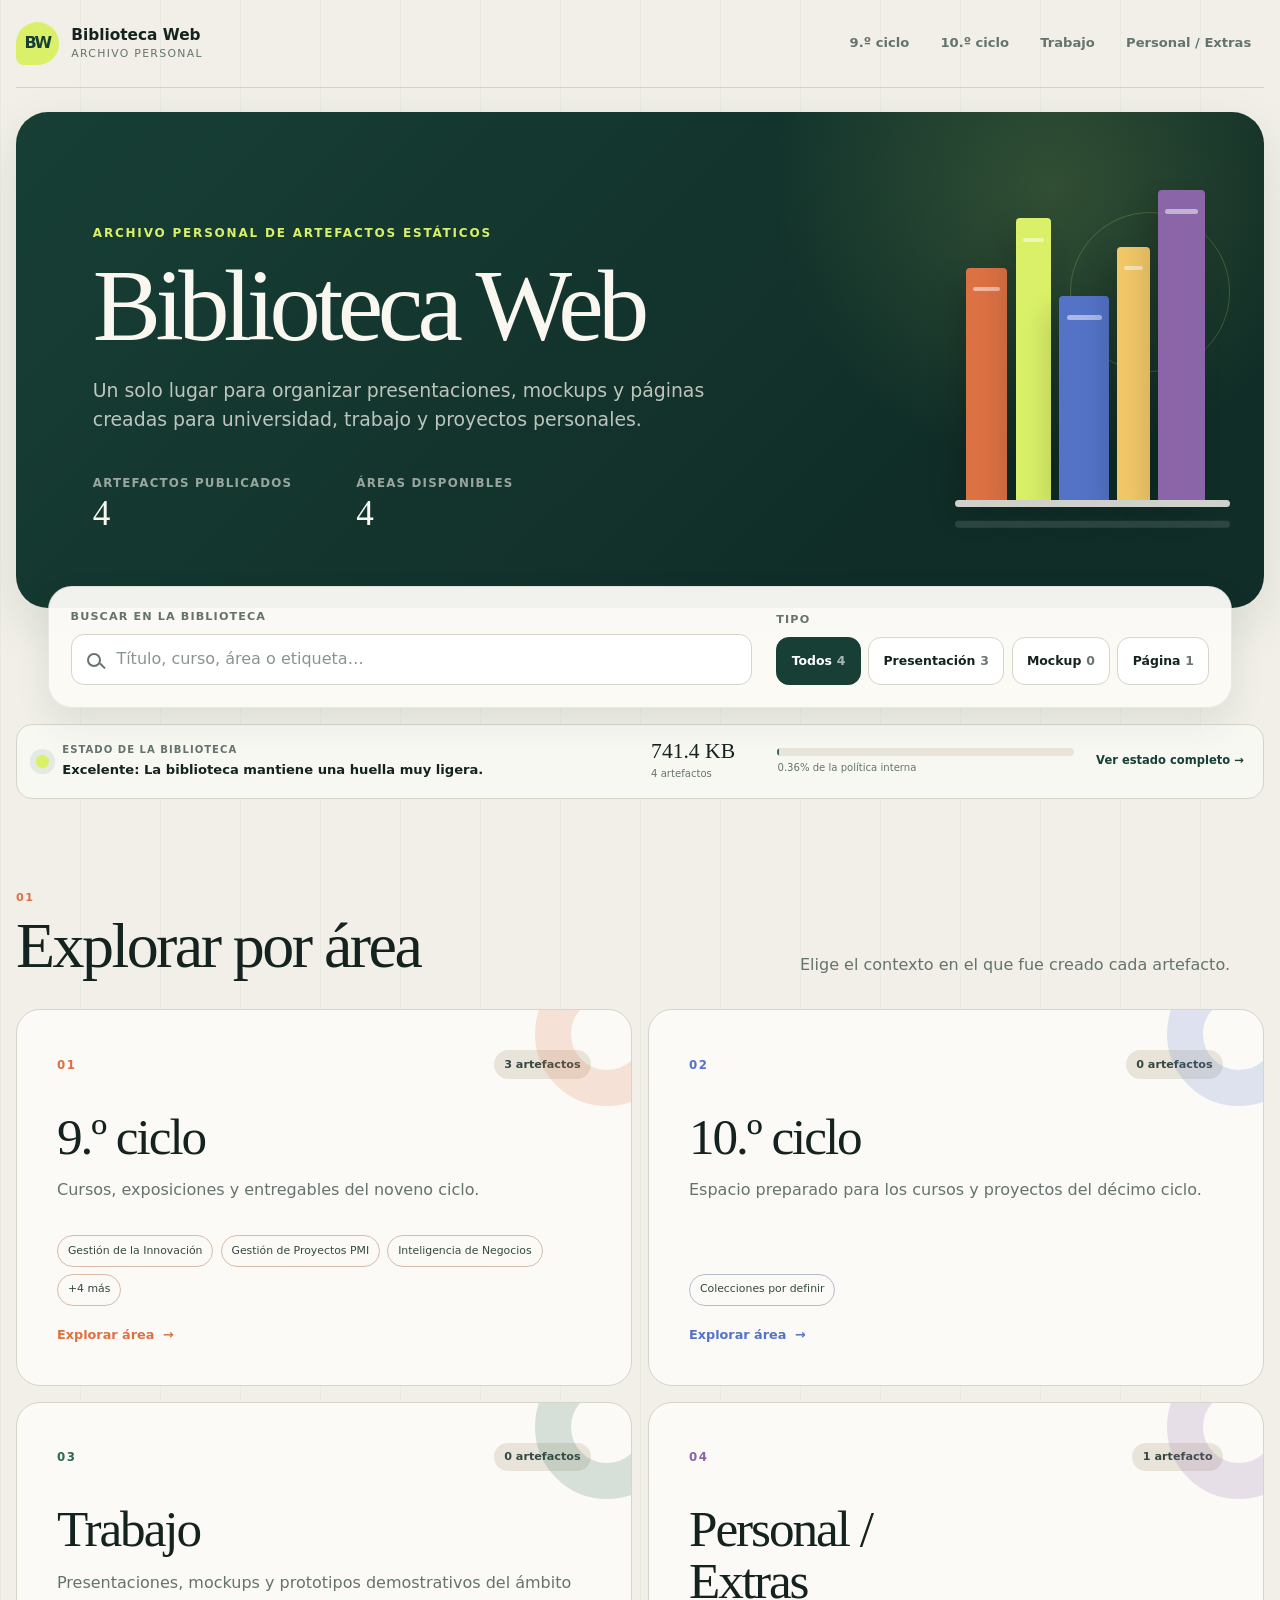
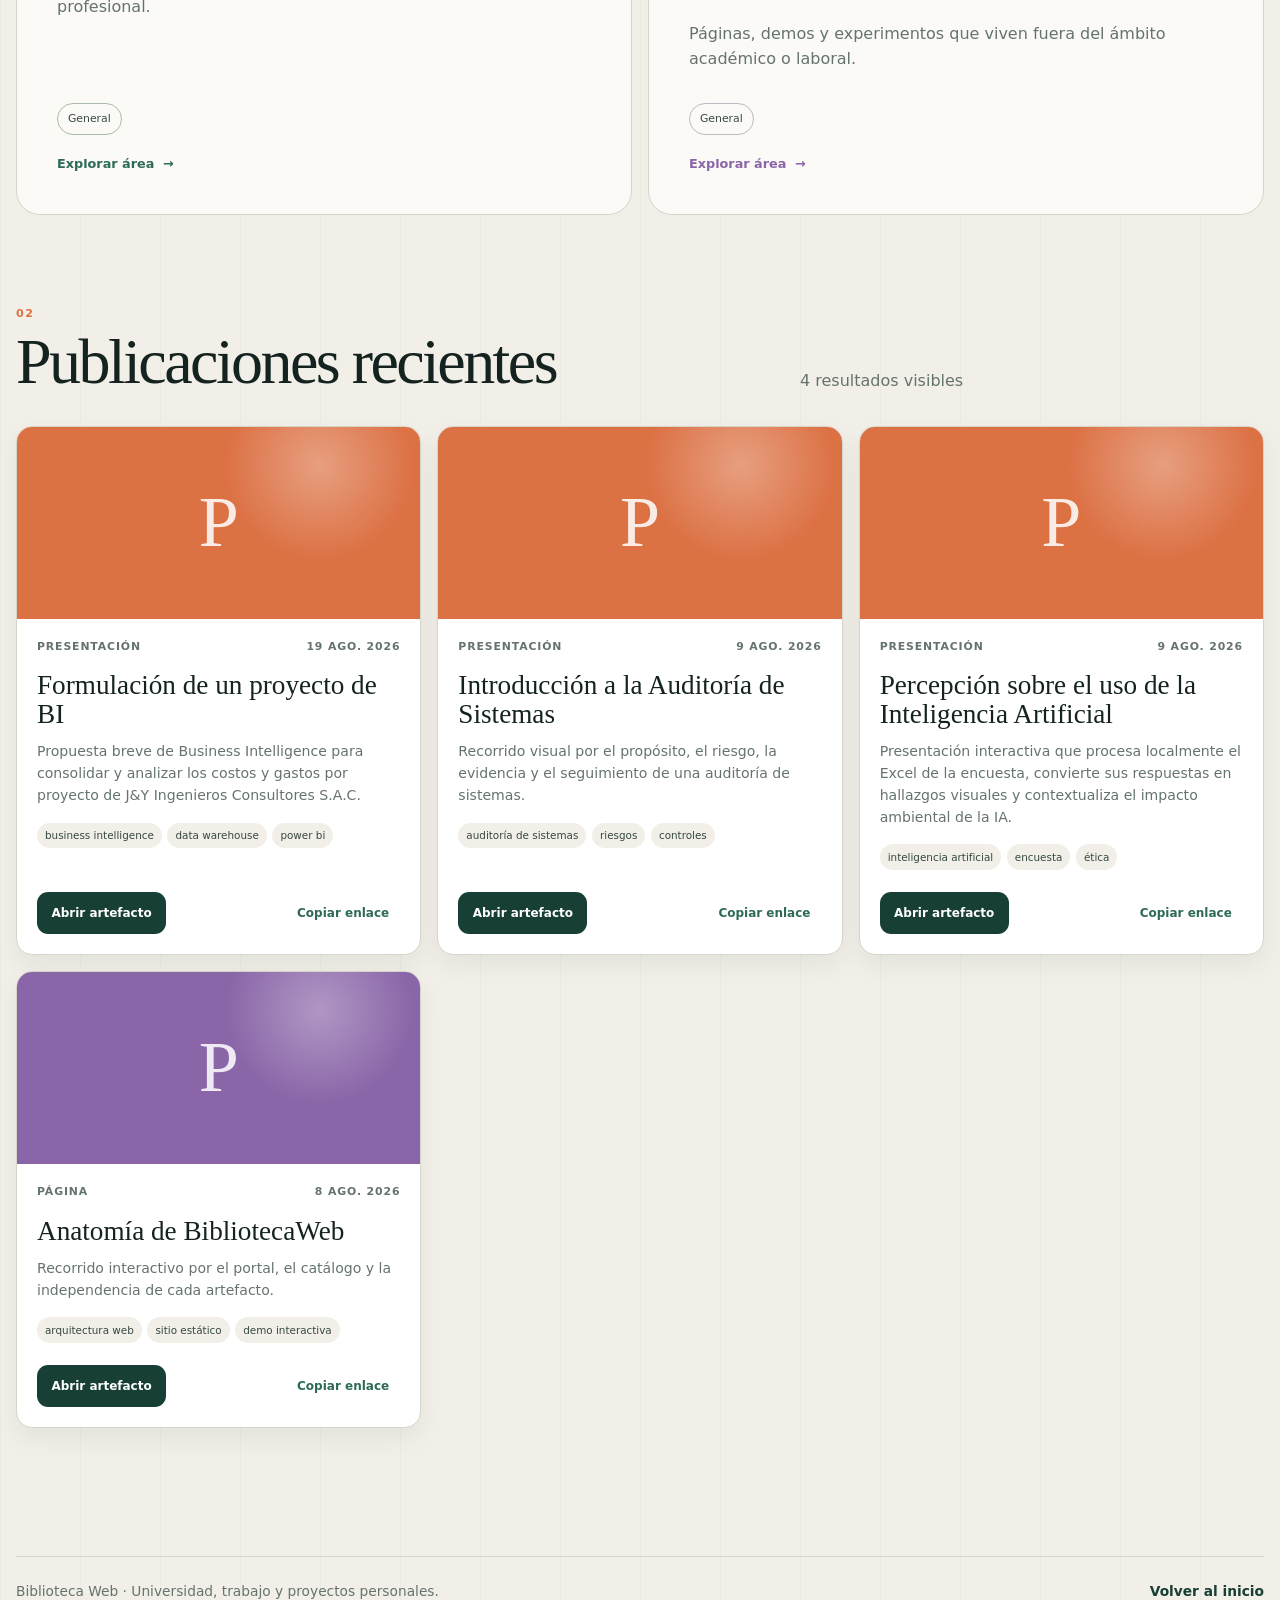
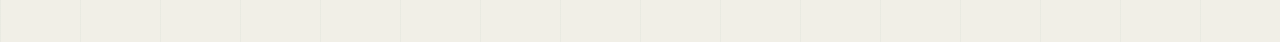
<file: index.html>
<!doctype html>
<html lang="es">
  <head>
    <meta charset="utf-8">
    <meta name="viewport" content="width=device-width, initial-scale=1">
    <meta name="description" content="Biblioteca personal de presentaciones, mockups y páginas web estáticas.">
    <meta name="color-scheme" content="light">
    <meta name="theme-color" content="#173f35">
    <title>Biblioteca Web</title>
    <link rel="stylesheet" href="./app/portal.css">
    <script type="module" src="./app/portal.js"></script>
  </head>
  <body>
    <a class="skip-link" href="#contenido">Saltar al contenido</a>

    <header class="site-header">
      <a class="brand" href="#/inicio" aria-label="Ir al inicio de Biblioteca Web">
        <span class="brand__mark" aria-hidden="true">BW</span>
        <span class="brand__text">
          <strong>Biblioteca Web</strong>
          <small>Archivo personal</small>
        </span>
      </a>

      <nav class="primary-nav" aria-label="Áreas principales">
        <ul id="primary-nav-list"></ul>
      </nav>
    </header>

    <main id="contenido">
      <section class="hero" aria-labelledby="hero-title">
        <div class="hero__copy">
          <p class="eyebrow" id="hero-kicker">Archivo personal de artefactos estáticos</p>
          <h1 id="hero-title">Biblioteca Web</h1>
          <p class="hero__summary" id="hero-summary">
            Un solo lugar para organizar presentaciones, mockups y páginas creadas para universidad, trabajo y proyectos personales.
          </p>

          <dl class="hero__metrics" aria-label="Resumen de la biblioteca">
            <div>
              <dt>Artefactos publicados</dt>
              <dd id="metric-artifacts">—</dd>
            </div>
            <div>
              <dt id="metric-secondary-label">Áreas disponibles</dt>
              <dd id="metric-secondary">—</dd>
            </div>
          </dl>
        </div>

        <div class="shelf" aria-hidden="true">
          <span class="shelf__item shelf__item--one"></span>
          <span class="shelf__item shelf__item--two"></span>
          <span class="shelf__item shelf__item--three"></span>
          <span class="shelf__item shelf__item--four"></span>
          <span class="shelf__item shelf__item--five"></span>
          <span class="shelf__line"></span>
        </div>
      </section>

      <section class="controls-panel" aria-label="Buscar y filtrar artefactos">
        <form class="search" id="search-form" role="search">
          <label for="search-input">Buscar en la biblioteca</label>
          <div class="search__field">
            <span class="search__icon" aria-hidden="true"></span>
            <input
              id="search-input"
              name="search"
              type="search"
              placeholder="Título, curso, área o etiqueta…"
              autocomplete="off"
            >
            <button class="search__clear" id="search-clear" type="button" hidden>Limpiar</button>
          </div>
        </form>

        <div class="filters" aria-labelledby="filter-label">
          <span id="filter-label">Tipo</span>
          <div class="filters__list" id="type-filters"></div>
        </div>
      </section>

      <section class="storage-summary" id="storage-summary" aria-labelledby="storage-summary-title">
        <div class="storage-summary__intro">
          <span class="storage-summary__signal" data-storage-status aria-hidden="true"></span>
          <div>
            <p class="storage-summary__label">Estado de la biblioteca</p>
            <h2 id="storage-summary-title" data-storage-title>Calculando la huella actual…</h2>
          </div>
        </div>
        <div class="storage-summary__reading">
          <strong data-storage-size>—</strong>
          <span data-storage-count>— artefactos</span>
        </div>
        <div class="storage-summary__progress">
          <progress data-storage-progress max="100" value="0">0%</progress>
          <span data-storage-percentage>Política interna</span>
        </div>
        <a class="storage-summary__link" href="./estado/">Ver estado completo →</a>
      </section>

      <nav class="breadcrumb" id="breadcrumb" aria-label="Ruta actual" hidden></nav>

      <section class="content-section" id="areas-section" aria-labelledby="areas-title">
        <div class="section-heading">
          <div>
            <p class="section-heading__index">01</p>
            <h2 id="areas-title">Explorar por área</h2>
          </div>
          <p>Elige el contexto en el que fue creado cada artefacto.</p>
        </div>
        <div class="area-grid" id="area-grid"></div>
      </section>

      <section class="content-section" id="collections-section" aria-labelledby="collections-title" hidden>
        <div class="section-heading">
          <div>
            <p class="section-heading__index">01</p>
            <h2 id="collections-title">Colecciones</h2>
          </div>
          <p id="collections-summary"></p>
        </div>
        <div class="collection-grid" id="collection-grid"></div>
      </section>

      <section class="content-section artifacts-section" id="artifacts-section" aria-labelledby="artifacts-title">
        <div class="section-heading section-heading--results">
          <div>
            <p class="section-heading__index">02</p>
            <h2 id="artifacts-title">Publicaciones recientes</h2>
          </div>
          <p id="results-summary" aria-live="polite">Cargando catálogo…</p>
        </div>
        <div class="artifact-grid" id="artifact-grid" aria-live="polite" aria-busy="true"></div>
      </section>

      <section class="load-error" id="load-error" role="alert" hidden>
        <p class="eyebrow">No se pudo abrir la biblioteca</p>
        <h2>El catálogo no está disponible.</h2>
        <p id="load-error-message">Intenta recargar la página desde un servidor HTTP.</p>
        <button type="button" id="reload-button">Volver a intentar</button>
      </section>

      <p class="sr-only" id="action-status" aria-live="polite"></p>
    </main>

    <footer class="site-footer">
      <p>Biblioteca Web <span aria-hidden="true">·</span> Universidad, trabajo y proyectos personales.</p>
      <a href="#/inicio">Volver al inicio</a>
    </footer>

    <noscript>
      <p class="noscript-message">Este portal necesita JavaScript para leer y organizar el catálogo.</p>
    </noscript>
  </body>
</html>
</file>
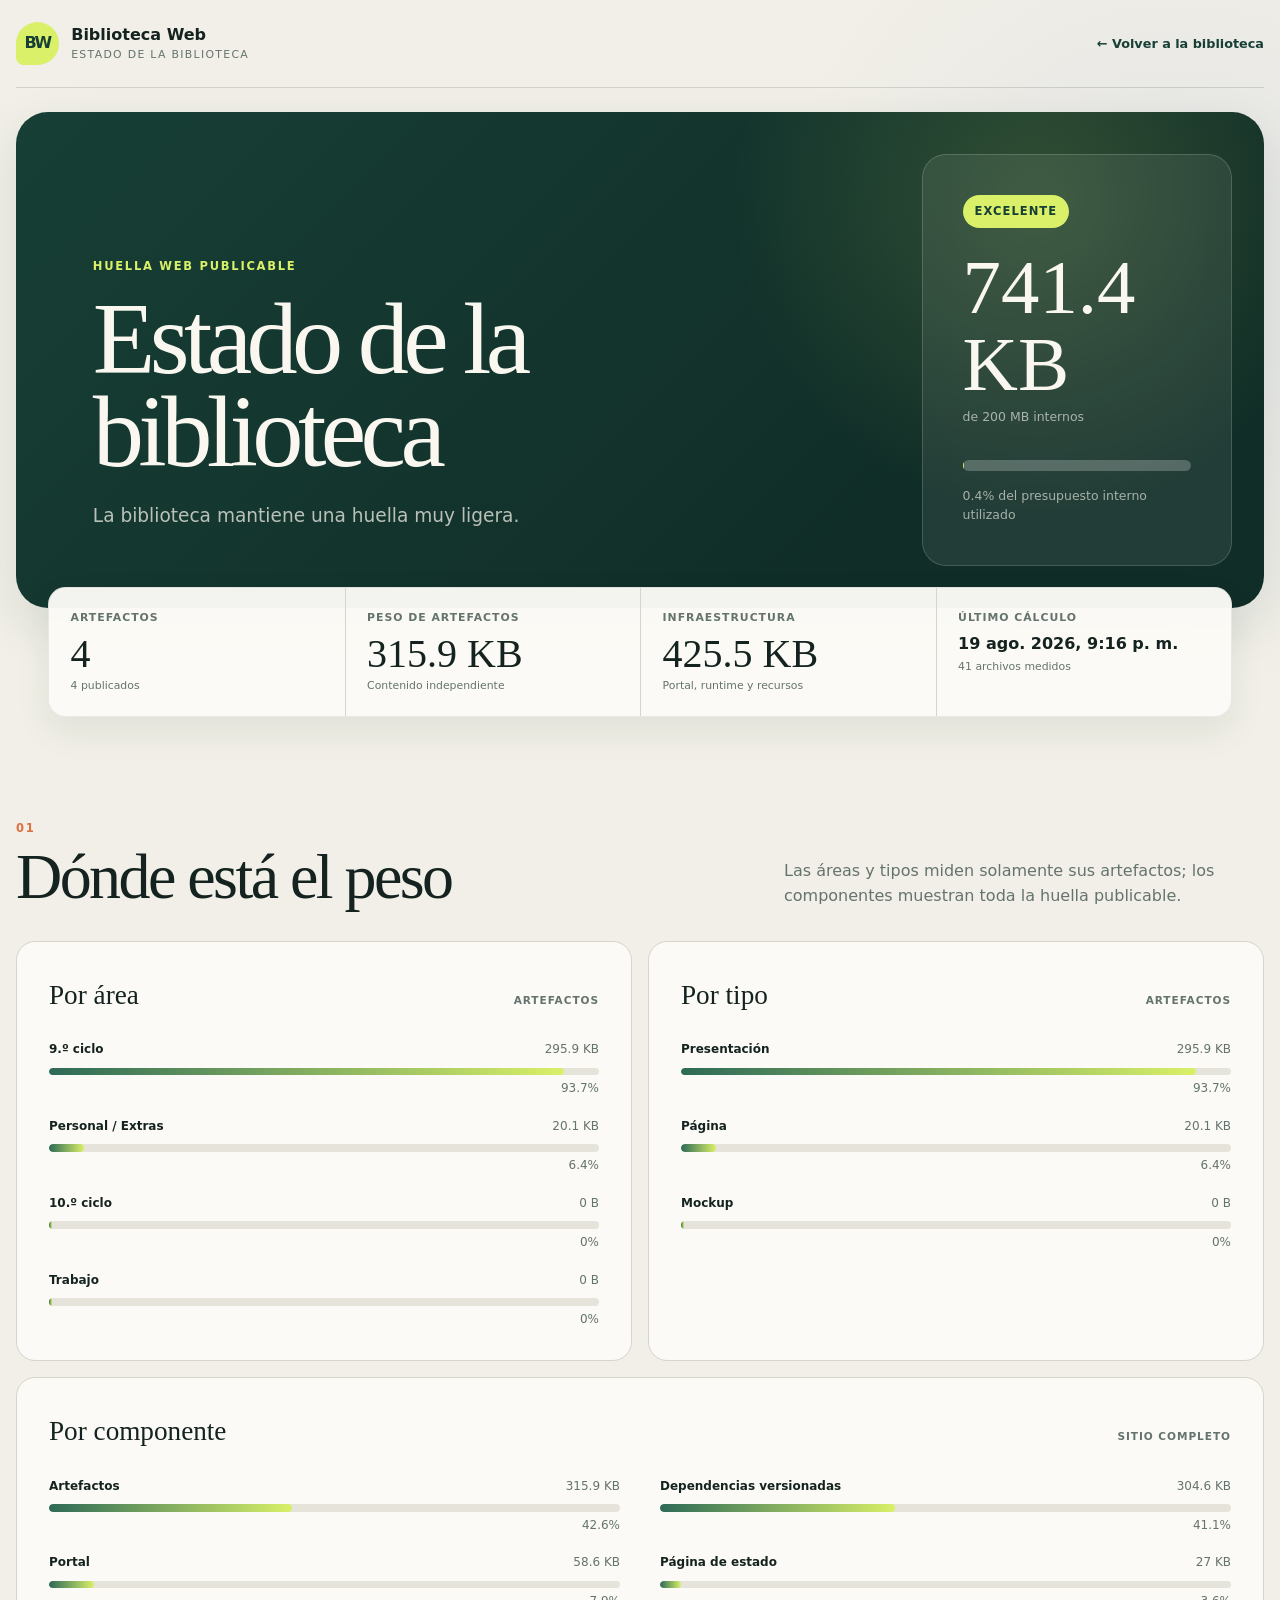
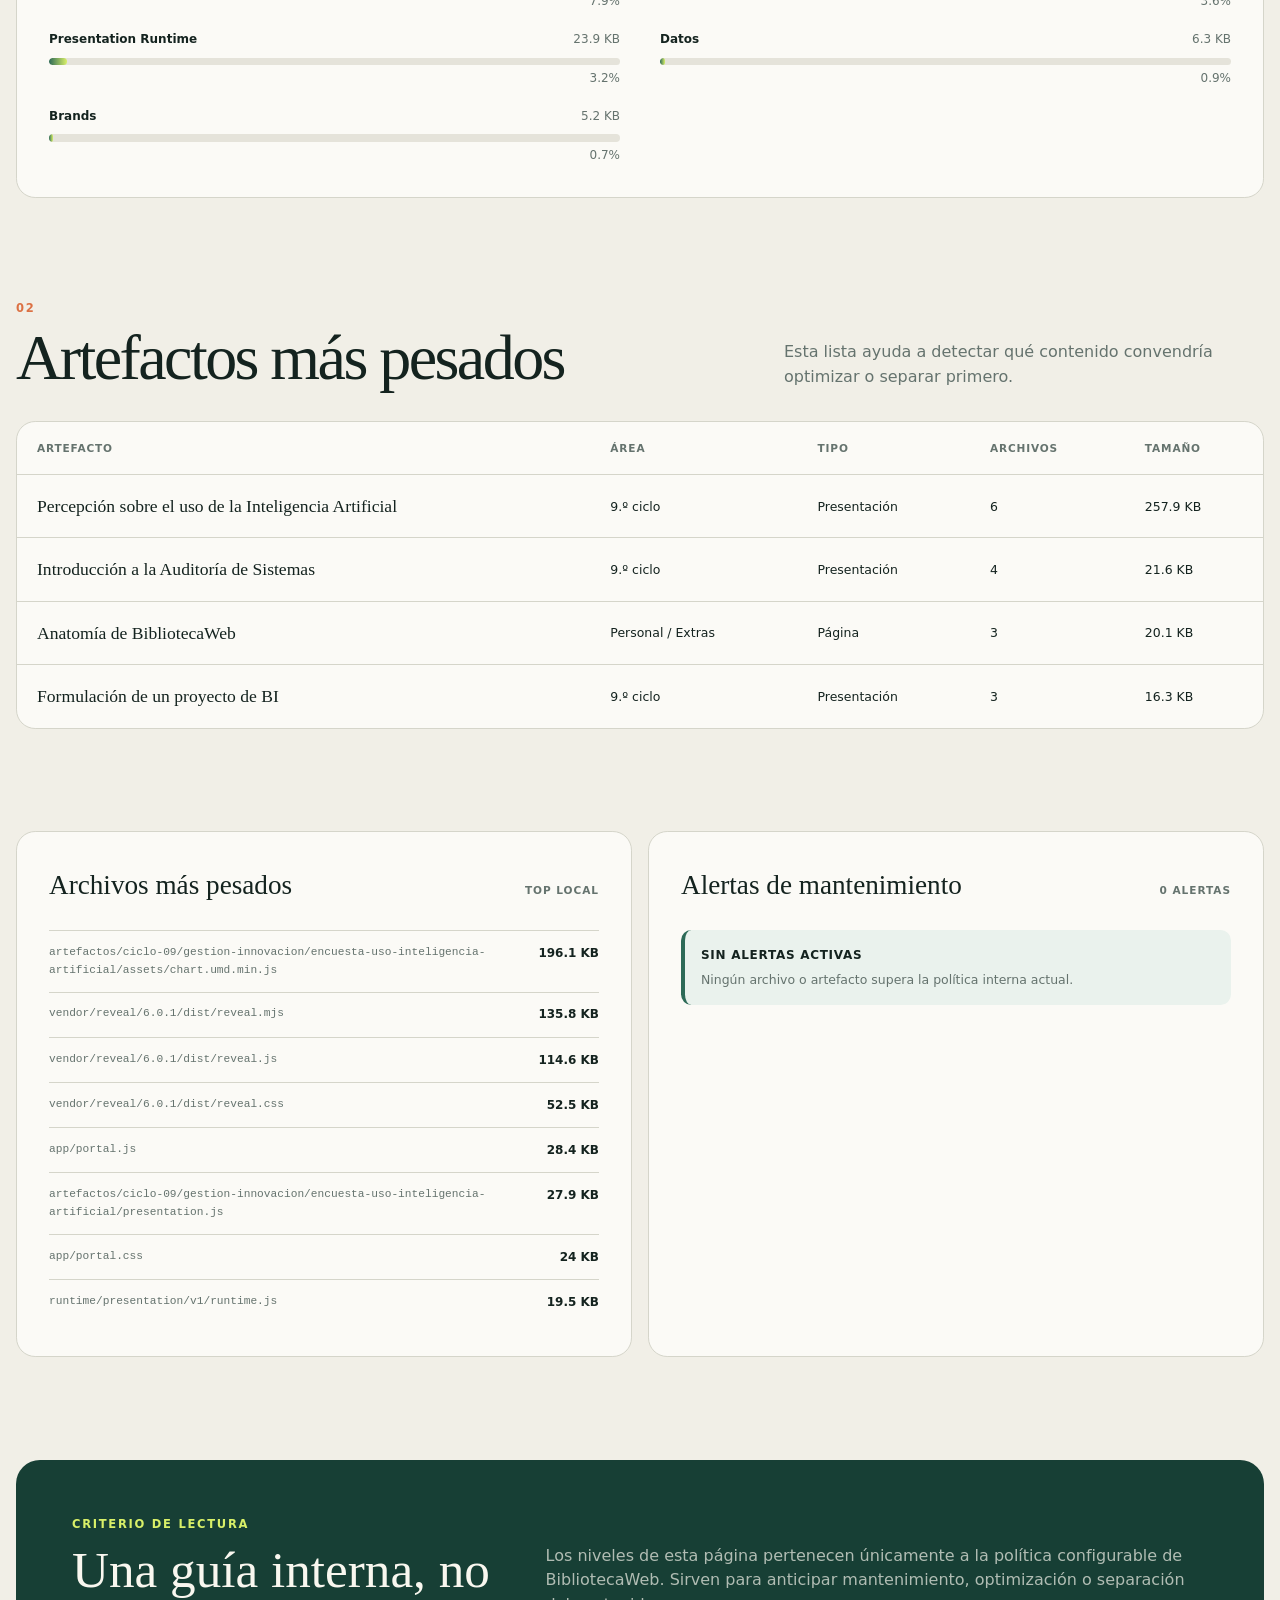
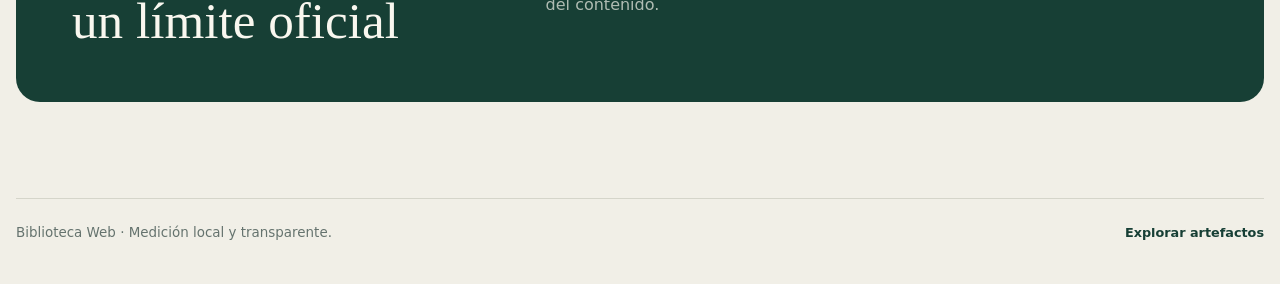
<file: estado/index.html>
<!doctype html>
<html lang="es">
  <head>
    <meta charset="utf-8">
    <meta name="viewport" content="width=device-width, initial-scale=1">
    <meta name="description" content="Estado, crecimiento y distribución de la huella web de BibliotecaWeb.">
    <meta name="color-scheme" content="light">
    <meta name="theme-color" content="#173f35">
    <title>Estado de la biblioteca · Biblioteca Web</title>
    <link rel="stylesheet" href="estado.css">
    <script type="module" src="estado.js"></script>
  </head>
  <body>
    <a class="skip-link" href="#contenido">Saltar al contenido</a>

    <header class="site-header">
      <a class="brand" href="../" aria-label="Volver a Biblioteca Web">
        <span class="brand__mark" aria-hidden="true">BW</span>
        <span>
          <strong>Biblioteca Web</strong>
          <small>Estado de la biblioteca</small>
        </span>
      </a>
      <a class="back-link" href="../">← Volver a la biblioteca</a>
    </header>

    <main id="contenido">
      <section class="status-hero" aria-labelledby="page-title" data-status-hero>
        <div class="status-hero__copy">
          <p class="eyebrow">Huella web publicable</p>
          <h1 id="page-title">Estado de la biblioteca</h1>
          <p class="status-hero__summary" data-status-message>
            Calculando el crecimiento y la distribución actual…
          </p>
        </div>

        <div class="storage-reading" aria-label="Resumen de almacenamiento">
          <span class="status-chip" data-status-chip>Cargando</span>
          <strong data-total-size>—</strong>
          <span data-budget-label>de la política interna</span>
          <progress data-budget-progress max="100" value="0">0%</progress>
          <p><span data-budget-percentage>—</span> del presupuesto interno utilizado</p>
        </div>
      </section>

      <section class="metrics" aria-label="Indicadores principales">
        <article>
          <span>Artefactos</span>
          <strong data-artifact-count>—</strong>
          <small data-published-count>— publicados</small>
        </article>
        <article>
          <span>Peso de artefactos</span>
          <strong data-artifact-size>—</strong>
          <small>Contenido independiente</small>
        </article>
        <article>
          <span>Infraestructura</span>
          <strong data-shared-size>—</strong>
          <small>Portal, runtime y recursos</small>
        </article>
        <article>
          <span>Último cálculo</span>
          <strong class="metric-date" data-generated-at>—</strong>
          <small data-file-count>— archivos medidos</small>
        </article>
      </section>

      <section class="dashboard-section" aria-labelledby="distribution-title">
        <div class="section-heading">
          <div>
            <p class="section-index">01</p>
            <h2 id="distribution-title">Dónde está el peso</h2>
          </div>
          <p>Las áreas y tipos miden solamente sus artefactos; los componentes muestran toda la huella publicable.</p>
        </div>

        <div class="distribution-grid">
          <article class="panel">
            <div class="panel-heading">
              <h3>Por área</h3>
              <span>Artefactos</span>
            </div>
            <div class="bar-list" data-area-breakdown></div>
          </article>
          <article class="panel">
            <div class="panel-heading">
              <h3>Por tipo</h3>
              <span>Artefactos</span>
            </div>
            <div class="bar-list" data-type-breakdown></div>
          </article>
          <article class="panel panel--wide">
            <div class="panel-heading">
              <h3>Por componente</h3>
              <span>Sitio completo</span>
            </div>
            <div class="bar-list bar-list--columns" data-component-breakdown></div>
          </article>
        </div>
      </section>

      <section class="dashboard-section" aria-labelledby="artifacts-title">
        <div class="section-heading">
          <div>
            <p class="section-index">02</p>
            <h2 id="artifacts-title">Artefactos más pesados</h2>
          </div>
          <p>Esta lista ayuda a detectar qué contenido convendría optimizar o separar primero.</p>
        </div>

        <div class="table-shell">
          <table>
            <thead>
              <tr>
                <th scope="col">Artefacto</th>
                <th scope="col">Área</th>
                <th scope="col">Tipo</th>
                <th scope="col">Archivos</th>
                <th scope="col">Tamaño</th>
              </tr>
            </thead>
            <tbody data-artifact-table></tbody>
          </table>
        </div>
      </section>

      <section class="dashboard-section detail-grid" aria-label="Detalles técnicos">
        <article class="panel" aria-labelledby="files-title">
          <div class="panel-heading">
            <h2 id="files-title">Archivos más pesados</h2>
            <span>Top local</span>
          </div>
          <ol class="file-list" data-largest-files></ol>
        </article>

        <article class="panel" aria-labelledby="alerts-title">
          <div class="panel-heading">
            <h2 id="alerts-title">Alertas de mantenimiento</h2>
            <span data-warning-count>—</span>
          </div>
          <div class="alert-list" data-warning-list></div>
        </article>
      </section>

      <aside class="policy-note" aria-labelledby="policy-title">
        <div>
          <p class="eyebrow">Criterio de lectura</p>
          <h2 id="policy-title">Una guía interna, no un límite oficial</h2>
        </div>
        <p>
          Los niveles de esta página pertenecen únicamente a la política configurable de BibliotecaWeb.
          Sirven para anticipar mantenimiento, optimización o separación del contenido.
        </p>
      </aside>

      <section class="load-error" data-load-error role="alert" hidden>
        <p class="eyebrow">Datos no disponibles</p>
        <h2>No pudimos leer las estadísticas.</h2>
        <p data-load-error-message>Vuelve a generar el resumen local e inténtalo nuevamente.</p>
      </section>
    </main>

    <footer class="site-footer">
      <p>Biblioteca Web <span aria-hidden="true">·</span> Medición local y transparente.</p>
      <a href="../">Explorar artefactos</a>
    </footer>

    <noscript>
      <p class="noscript-message">Esta página necesita JavaScript para presentar las estadísticas calculadas.</p>
    </noscript>
  </body>
</html>
</file>
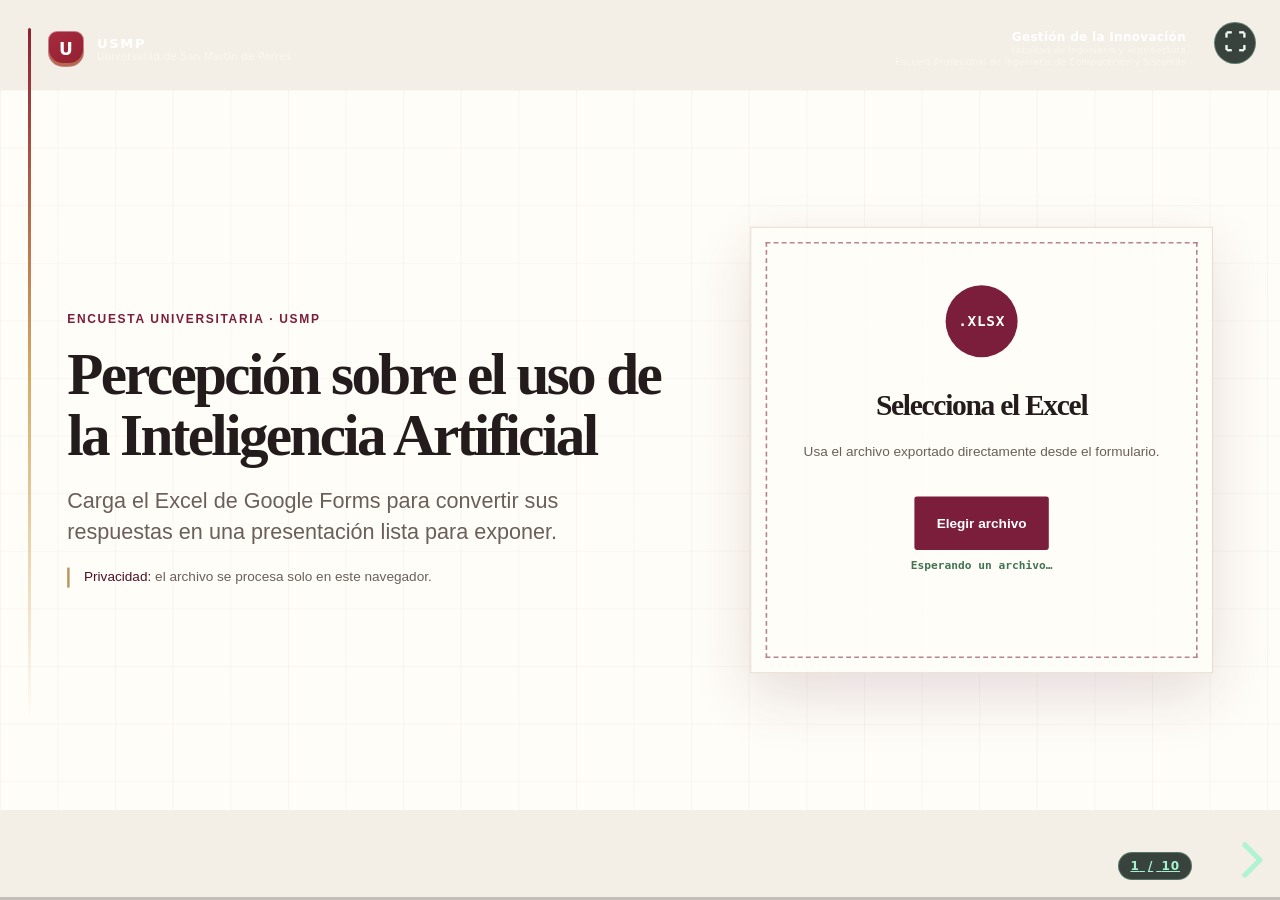
<file: artefactos/ciclo-09/gestion-innovacion/encuesta-uso-inteligencia-artificial/index.html>
<!doctype html>
<html lang="es">
  <head>
    <meta charset="utf-8">
    <meta name="viewport" content="width=device-width, initial-scale=1">
    <meta
      name="description"
      content="Presentación interactiva de la encuesta USMP sobre el uso de la inteligencia artificial."
    >
    <title>Percepción sobre el uso de la Inteligencia Artificial</title>
    <link rel="stylesheet" href="../../../../runtime/presentation/v1/runtime.css">
    <link rel="stylesheet" href="presentation.css">
    <script defer src="assets/chart.umd.min.js"></script>
    <script defer src="presentation.js"></script>
  </head>
  <body>
    <main
      class="reveal"
      data-presentation-root
      data-presentation-config="presentation.config.json"
      aria-label="Percepción sobre el uso de la Inteligencia Artificial"
    >
      <div class="slides">
        <section
          data-slide
          data-slide-id="cargar-datos"
          data-brand-chrome="full"
          aria-labelledby="titulo-cargar-datos"
        >
          <div class="cover-layout">
            <header class="cover-copy">
              <p class="overline">Encuesta universitaria · USMP</p>
              <h2 id="titulo-cargar-datos">Percepción sobre el uso de la Inteligencia Artificial</h2>
              <p class="lead">Carga el Excel de Google Forms para convertir sus respuestas en una presentación lista para exponer.</p>
              <p class="privacy-note"><strong>Privacidad:</strong> el archivo se procesa solo en este navegador.</p>
            </header>

            <div class="upload-panel">
              <div
                class="drop-zone"
                id="dropZone"
                role="button"
                tabindex="0"
                aria-controls="fileInput"
                aria-describedby="fileHelp fileStatus"
              >
                <span class="upload-mark" aria-hidden="true">.XLSX</span>
                <h2>Selecciona el Excel</h2>
                <p id="fileHelp">Usa el archivo exportado directamente desde el formulario.</p>
                <label class="upload-button" for="fileInput">Elegir archivo</label>
                <input id="fileInput" type="file" accept=".xlsx">
                <p class="file-status" id="fileStatus" aria-live="polite">Esperando un archivo…</p>
                <p class="file-error" id="fileError" role="alert"></p>
              </div>
            </div>
          </div>
        </section>

        <section
          data-slide
          data-slide-id="portada"
          data-brand-chrome="full"
          aria-labelledby="titulo-portada"
        >
          <div class="team-cover">
            <header class="team-cover-copy">
              <p class="overline">Encuesta digital · Actividad grupal (PA1)</p>
              <h1 id="titulo-portada">Percepción sobre el uso de la Inteligencia Artificial</h1>
              <p class="cover-summary">Encuesta aplicada a estudiantes de la Universidad de San Martín de Porres sobre los beneficios, riesgos y criterios éticos del uso académico de la IA.</p>
              <div class="course-block">
                <p class="course-line">Gestión de la Innovación</p>
                <p class="faculty-line">Facultad de Ingeniería y Arquitectura · USMP</p>
              </div>
            </header>

            <aside class="team-roster" aria-labelledby="titulo-equipo">
              <p class="roster-overline">Equipo de trabajo</p>
              <h2 id="titulo-equipo">Integrantes</h2>
              <ul class="team-list">
                <li>
                  <span>01</span>
                  <div><strong>NICOL BRILLYT PAITAN YUJRA</strong><small>Ingeniería Industrial</small></div>
                </li>
                <li>
                  <span>02</span>
                  <div><strong>NURIA THALIA CCAHUANA QUISPE</strong><small>Ingeniería Industrial</small></div>
                </li>
                <li>
                  <span>03</span>
                  <div><strong>JEAN CARLOS ESTRADA BARRIENTOS</strong><small>Ingeniería en Computación y Sistemas</small></div>
                </li>
                <li>
                  <span>04</span>
                  <div><strong>IRWIN EDISON VILCA VARGAS</strong><small>Ingeniería en Computación y Sistemas</small></div>
                </li>
              </ul>
            </aside>
          </div>
        </section>

        <section
          data-slide
          data-slide-id="panorama"
          data-brand-chrome="minimal"
          aria-labelledby="titulo-panorama"
        >
          <div class="empty-state">
            <span>Datos pendientes</span>
            <p>Regresa a la primera diapositiva y carga el Excel para comenzar.</p>
          </div>
          <div class="result-content">
            <header class="slide-heading">
              <p class="overline">01 / Panorama</p>
              <h2 id="titulo-panorama">Cuatro cifras sitúan la conversación.</h2>
            </header>
            <div class="kpi-grid">
              <article class="kpi">
                <strong id="kpiTotal">—</strong>
                <span>Respuestas</span>
              </article>
              <article class="kpi">
                <strong id="kpiEscuelas">—</strong>
                <span>Escuelas representadas</span>
              </article>
              <article class="kpi">
                <strong id="kpiAprendizaje">—</strong>
                <span>IA facilita el aprendizaje</span>
              </article>
              <article class="kpi">
                <strong id="kpiConfiabilidad">—</strong>
                <span>Confiabilidad percibida</span>
              </article>
            </div>
            <div class="insight-strip">
              <span class="insight-index">Lectura inicial</span>
              <p id="panoramaInsight">Los datos mostrarán el alcance de la muestra y cómo se valora la IA.</p>
            </div>
          </div>
        </section>

        <section
          data-slide
          data-slide-id="perfil"
          data-brand-chrome="minimal"
          aria-labelledby="titulo-perfil"
        >
          <div class="empty-state">
            <span>Datos pendientes</span>
            <p>Regresa a la primera diapositiva y carga el Excel para comenzar.</p>
          </div>
          <div class="result-content">
            <header class="slide-heading compact-heading">
              <p class="overline">02 / Perfil</p>
              <h2 id="titulo-perfil">La composición de la muestra da contexto a cada resultado.</h2>
            </header>
            <div class="profile-layout">
              <figure class="chart-card profile-age-card">
                <figcaption>Rango de edad</figcaption>
                <div class="chart-frame"><canvas id="chartEdad"></canvas></div>
              </figure>
              <figure class="chart-card profile-cycle-card">
                <figcaption>Ciclo académico</figcaption>
                <div class="chart-frame"><canvas id="chartCiclo"></canvas></div>
              </figure>
              <figure class="chart-card chart-card-wide-labels profile-school-card">
                <figcaption>Escuela académica</figcaption>
                <div class="chart-frame"><canvas id="chartEscuela"></canvas></div>
              </figure>
              <figure class="chart-card profile-occupation-card">
                <figcaption>Ocupación principal</figcaption>
                <div class="chart-frame"><canvas id="chartOcupacion"></canvas></div>
              </figure>
            </div>
          </div>
        </section>

        <section
          data-slide
          data-slide-id="habitos"
          data-brand-chrome="minimal"
          aria-labelledby="titulo-habitos"
        >
          <div class="empty-state">
            <span>Datos pendientes</span>
            <p>Regresa a la primera diapositiva y carga el Excel para comenzar.</p>
          </div>
          <div class="result-content">
            <header class="slide-heading compact-heading">
              <p class="overline">03 / Hábitos de uso</p>
              <h2 id="titulo-habitos">Las herramientas importan menos que la forma de incorporarlas.</h2>
            </header>
            <div class="habits-layout">
              <figure class="chart-card tools-card">
                <figcaption>Herramientas más utilizadas</figcaption>
                <div class="chart-frame"><canvas id="chartHerramientas"></canvas></div>
              </figure>
              <figure class="chart-card frequency-card">
                <figcaption>Frecuencia de uso</figcaption>
                <div class="chart-frame"><canvas id="chartFrecuencia"></canvas></div>
              </figure>
              <figure class="chart-card purpose-card">
                <figcaption>Actividades apoyadas con IA</figcaption>
                <div class="chart-frame"><canvas id="chartParaQue"></canvas></div>
              </figure>
            </div>
          </div>
        </section>

        <section
          data-slide
          data-slide-id="valor-riesgo"
          data-brand-chrome="minimal"
          aria-labelledby="titulo-valor-riesgo"
        >
          <div class="empty-state">
            <span>Datos pendientes</span>
            <p>Regresa a la primera diapositiva y carga el Excel para comenzar.</p>
          </div>
          <div class="result-content">
            <header class="slide-heading compact-heading">
              <p class="overline">04 / Valor y riesgo</p>
              <h2 id="titulo-valor-riesgo">El beneficio percibido convive con límites que exigen criterio.</h2>
            </header>
            <div class="balance-layout">
              <figure class="chart-card">
                <figcaption>Beneficio principal</figcaption>
                <div class="chart-frame"><canvas id="chartBeneficio"></canvas></div>
              </figure>
              <figure class="chart-card">
                <figcaption>Riesgo principal</figcaption>
                <div class="chart-frame"><canvas id="chartRiesgo"></canvas></div>
              </figure>
              <div class="metric-stack">
                <article class="metric-block">
                  <span>Aprendizaje</span>
                  <strong id="metricAprendizaje">—</strong>
                  <p>La IA facilita mi aprendizaje académico.</p>
                </article>
                <article class="metric-block">
                  <span>Confiabilidad</span>
                  <strong id="metricConfiabilidad">—</strong>
                  <p>Confianza en la información generada por IA.</p>
                </article>
              </div>
            </div>
          </div>
        </section>

        <section
          data-slide
          data-slide-id="criterio-etico"
          data-brand-chrome="full"
          aria-labelledby="titulo-criterio-etico"
        >
          <div class="empty-state">
            <span>Datos pendientes</span>
            <p>Regresa a la primera diapositiva y carga el Excel para comenzar.</p>
          </div>
          <div class="result-content">
            <header class="slide-heading compact-heading">
              <p class="overline">05 / Criterio ético</p>
              <h2 id="titulo-criterio-etico">Adoptar IA también implica decidir qué uso es responsable.</h2>
            </header>
            <div class="ethics-layout">
              <figure class="chart-card ethics-card">
                <figcaption>¿Es ético presentar como propio un trabajo hecho con IA?</figcaption>
                <div class="chart-frame"><canvas id="chartEtico"></canvas></div>
              </figure>
              <figure class="chart-card human-card">
                <figcaption>Lo que la IA aún no puede reemplazar</figcaption>
                <div class="chart-frame"><canvas id="chartNoReemplaza"></canvas></div>
              </figure>
              <aside class="voices-panel">
                <span class="voices-label">Voces de la encuesta</span>
                <ul id="quoteList">
                  <li>Las respuestas abiertas aparecerán aquí.</li>
                </ul>
              </aside>
            </div>
          </div>
        </section>

        <section
          data-slide
          data-slide-id="energia-agua"
          data-brand-chrome="minimal"
          aria-labelledby="titulo-energia-agua"
        >
          <header class="slide-heading compact-heading environmental-heading">
            <p class="overline">06 / Costos ambientales</p>
            <h2 id="titulo-energia-agua">La infraestructura de IA también consume energía y agua.</h2>
          </header>
          <div class="environmental-layout">
            <article class="energy-field">
              <span class="environmental-label">Electricidad</span>
              <div class="environmental-stat">
                <strong>945</strong>
                <span>TWh/año</span>
              </div>
              <p class="environmental-explainer">
                Demanda eléctrica mundial proyectada para centros de datos en 2030; la IA será el principal impulsor del crecimiento.
              </p>
              <div class="growth-note">
                <strong>+50 %</strong>
                <p>creció en 2025 el consumo eléctrico de los centros enfocados específicamente en IA.</p>
              </div>
            </article>

            <article class="water-field">
              <span class="environmental-label">Agua para enfriamiento</span>
              <div class="environmental-stat water-stat">
                <strong>≈700 000</strong>
                <span>litros</span>
              </div>
              <p class="environmental-explainer">
                Estimación del agua dulce evaporada directamente al entrenar GPT-3 en centros de datos de Microsoft en Estados Unidos.
              </p>
              <p class="resource-caveat">La huella cambia según la ubicación, el clima y el sistema de enfriamiento.</p>
            </article>
          </div>
          <footer class="source-note" aria-label="Fuentes de la diapositiva">
            <span>[Fuentes]</span> IEA (2025, 2026) · Li et al. (2023), citado por ELI (2025)
          </footer>
        </section>

        <section
          data-slide
          data-slide-id="carbono-residuos"
          data-brand-chrome="minimal"
          aria-labelledby="titulo-carbono-residuos"
        >
          <header class="slide-heading compact-heading environmental-heading">
            <p class="overline">07 / Ciclo de vida</p>
            <h2 id="titulo-carbono-residuos">Innovar responsablemente exige mirar más allá del resultado.</h2>
          </header>
          <div class="lifecycle-evidence">
            <article class="lifecycle-metric">
              <span class="environmental-label">Huella de carbono</span>
              <div class="lifecycle-stat">
                <strong>≈500</strong>
                <span>t CO₂</span>
              </div>
              <p>Estimación atribuida al entrenamiento de GPT-3; el resultado depende de la energía utilizada y la metodología de cálculo.</p>
            </article>
            <article class="lifecycle-metric waste-metric">
              <span class="environmental-label">Residuos electrónicos</span>
              <div class="lifecycle-stat lifecycle-stat-wide">
                <strong>2,5 millones</strong>
                <span>t/año</span>
              </div>
              <p>Máximo proyectado para 2030 bajo un escenario de adopción agresiva de modelos generativos.</p>
            </article>
          </div>
          <div class="innovation-close">
            <div>
              <span class="context-label">Conexión con la encuesta</span>
              <p id="environmentFrequency">La huella de cada consulta varía; a escala, la frecuencia y el tipo de uso se vuelven relevantes.</p>
            </div>
            <p class="innovation-thesis">Innovar no es usar más IA, sino emplearla donde su valor justifique los recursos.</p>
          </div>
          <footer class="source-note" aria-label="Fuentes de la diapositiva">
            <span>[Fuentes]</span> Climate Impact Partners (2025) · IEEE Spectrum (2024)
          </footer>
        </section>

        <section
          data-slide
          data-slide-id="conclusiones"
          data-brand-chrome="minimal"
          class="conclusions-slide"
          aria-labelledby="titulo-conclusiones"
        >
          <div class="empty-state">
            <span>Datos pendientes</span>
            <p>Regresa a la primera diapositiva y carga el Excel para comenzar.</p>
          </div>
          <div class="result-content">
            <header class="slide-heading compact-heading">
              <p class="overline">08 / Conclusiones</p>
              <h2 id="titulo-conclusiones">El uso de IA ya es cotidiano: falta que sea consciente.</h2>
            </header>
            <div class="conclusions-grid">
              <article class="conclusion-item">
                <span>01</span>
                <h3>Uso extendido, criterio necesario</h3>
                <p id="conclusionUsage">Los datos resumirán el principal uso y la confianza declarada.</p>
              </article>
              <article class="conclusion-item">
                <span>02</span>
                <h3>La ética requiere reglas claras</h3>
                <p id="conclusionEthics">La distribución de respuestas mostrará la postura predominante.</p>
              </article>
              <article class="conclusion-item">
                <span>03</span>
                <h3>Lo humano sigue siendo insustituible</h3>
                <p id="conclusionHuman">La encuesta identificará la capacidad humana más valorada.</p>
              </article>
              <article class="conclusion-item">
                <span>04</span>
                <h3>El uso masivo tiene un costo físico</h3>
                <p>Cada consulta se apoya en electricidad, agua y hardware; la responsabilidad también incluye su huella ambiental.</p>
              </article>
            </div>
          </div>
        </section>
      </div>
    </main>

    <script type="module" src="../../../../runtime/presentation/v1/bootstrap.js"></script>
  </body>
</html>
</file>
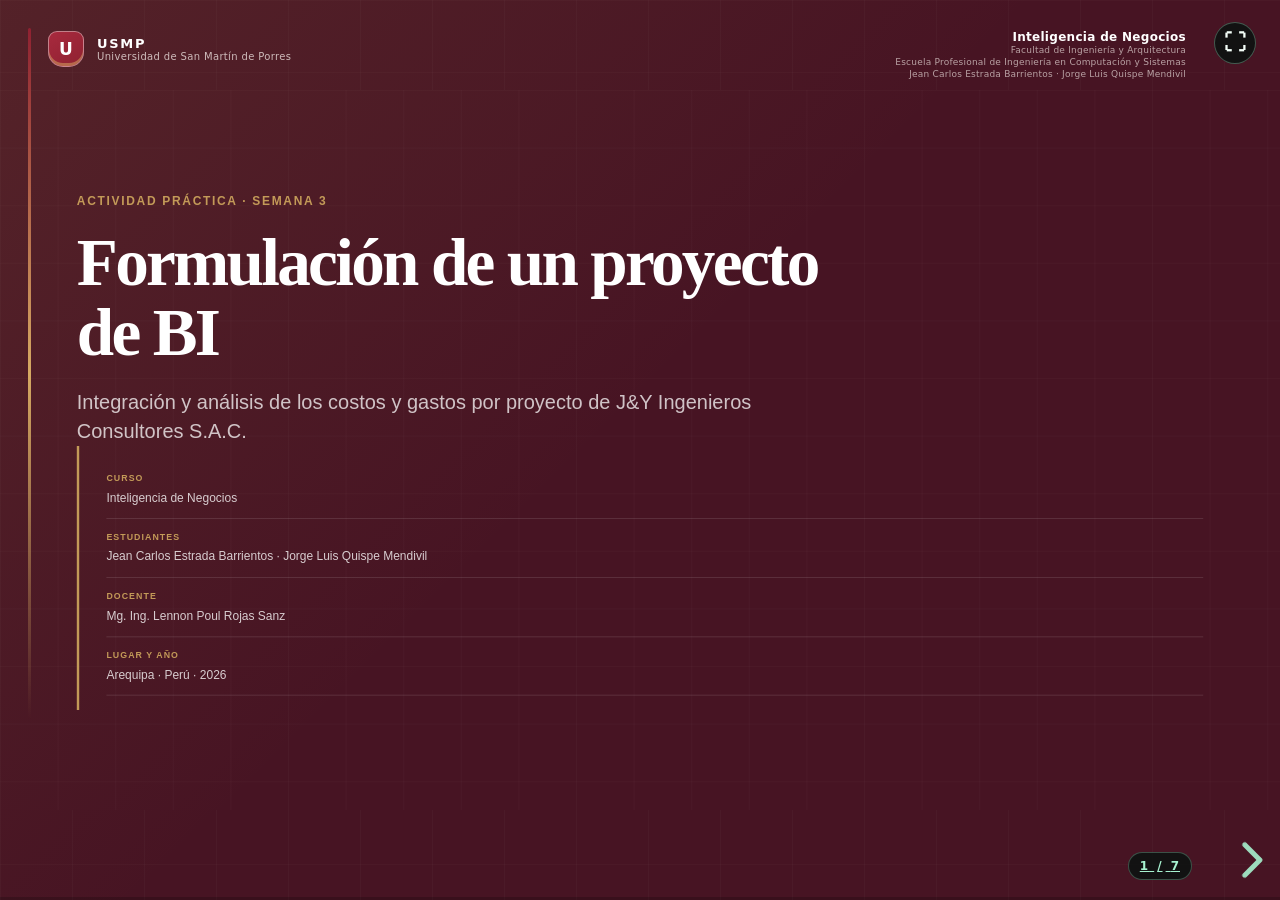
<file: artefactos/ciclo-09/inteligencia-negocios/formulacion-proyecto-bi/index.html>
<!doctype html>
<html lang="es">
  <head>
    <meta charset="utf-8">
    <meta name="viewport" content="width=device-width, initial-scale=1">
    <meta
      name="description"
      content="Propuesta de Business Intelligence para consolidar y analizar los costos y gastos por proyecto de J&amp;Y Ingenieros Consultores S.A.C."
    >
    <title>Formulación de un proyecto de BI</title>
    <link rel="stylesheet" href="../../../../runtime/presentation/v1/runtime.css">
    <link rel="stylesheet" href="presentation.css">
  </head>
  <body>
    <main
      class="reveal"
      data-presentation-root
      data-presentation-config="presentation.config.json"
      aria-label="Formulación de un proyecto de BI"
    >
      <div class="slides">
        <section
          data-slide
          data-slide-id="portada"
          data-brand-chrome="full"
          class="dark-slide cover-slide"
          aria-labelledby="titulo-portada"
        >
          <div class="cover-copy">
            <p class="overline">Actividad práctica · Semana 3</p>
            <h1 id="titulo-portada">Formulación de un proyecto de BI</h1>
            <p class="subtitle">Integración y análisis de los costos y gastos por proyecto de J&amp;Y Ingenieros Consultores S.A.C.</p>
          </div>
          <div class="cover-details">
            <p><span>Curso</span> Inteligencia de Negocios</p>
            <p><span>Estudiantes</span> Jean Carlos Estrada Barrientos · Jorge Luis Quispe Mendivil</p>
            <p><span>Docente</span> Mg. Ing. Lennon Poul Rojas Sanz</p>
            <p><span>Lugar y año</span> Arequipa · Perú · 2026</p>
          </div>
        </section>

        <section
          data-slide
          data-slide-id="situacion-actual"
          data-brand-chrome="none"
          aria-labelledby="titulo-situacion"
        >
          <header class="section-heading">
            <p class="overline">01 / Situación actual</p>
            <h2 id="titulo-situacion">La gestión de costos reúne información de varias actividades y formatos.</h2>
          </header>
          <div class="context-layout">
            <div class="context-copy">
              <p>J&amp;Y Ingenieros Consultores S.A.C. es una empresa dedicada a servicios de ingeniería, consultoría e integración tecnológica, cuya operación se organiza principalmente mediante proyectos.</p>
              <p>Dentro de sus actividades administrativas, la gestión de gastos y costos reúne información proveniente de rendiciones, compras, materiales, personal y otros conceptos asociados a cada proyecto.</p>
              <p>Actualmente, parte de esta información está distribuida en archivos Excel, documentos y registros administrativos que deben consolidarse antes de consultar los costos de los proyectos.</p>
            </div>
            <aside class="context-purpose">
              <span>Propuesta</span>
              <p>Integrar y analizar esos datos mediante un pequeño proyecto de Business Intelligence para facilitar la consulta gerencial y apoyar la toma de decisiones.</p>
            </aside>
          </div>
          <footer class="slide-footer">USMP · Inteligencia de Negocios</footer>
        </section>

        <section
          data-slide
          data-slide-id="decision-mejorar"
          data-brand-chrome="none"
          aria-labelledby="titulo-decision"
        >
          <header class="question-heading">
            <p class="overline">02 / Pregunta 1</p>
            <h2 id="titulo-decision">¿Qué decisión quieren mejorar?</h2>
          </header>
          <div class="answer-layout answer-decision">
            <p class="answer-lead">Mejorar la decisión sobre qué proyectos, rubros de costo o gastos requieren mayor atención de la Gerencia.</p>
            <div class="decision-axis">
              <article>
                <strong>01</strong>
                <h3>Cuánto se ha gastado</h3>
                <p>Conocer el costo acumulado de cada proyecto.</p>
              </article>
              <article>
                <strong>02</strong>
                <h3>Dónde se concentra</h3>
                <p>Identificar las categorías y rubros con mayor costo.</p>
              </article>
              <article>
                <strong>03</strong>
                <h3>Qué sigue pendiente</h3>
                <p>Reconocer montos, pagos o reembolsos aún por atender.</p>
              </article>
            </div>
          </div>
          <footer class="slide-footer">USMP · Inteligencia de Negocios</footer>
        </section>

        <section
          data-slide
          data-slide-id="fuentes-datos"
          data-brand-chrome="none"
          aria-labelledby="titulo-fuentes"
        >
          <header class="question-heading compact-heading">
            <p class="overline">03 / Pregunta 2</p>
            <h2 id="titulo-fuentes">¿Qué fuentes de datos usarían?</h2>
          </header>
          <p class="answer-lead narrow-lead">Se integrarían los registros administrativos que describen el gasto desde su origen hasta su pago.</p>
          <ul class="source-list">
            <li><strong>01</strong><span>Archivos Excel de rendiciones y consolidación contable</span></li>
            <li><strong>02</strong><span>Comprobantes y evidencias de gasto</span></li>
            <li><strong>03</strong><span>Órdenes de compra</span></li>
            <li><strong>04</strong><span>Registros de materiales y almacén</span></li>
            <li><strong>05</strong><span>Planilla y recibos por honorarios</span></li>
            <li><strong>06</strong><span>Datos de reembolsos y pagos</span></li>
          </ul>
          <footer class="slide-footer">USMP · Inteligencia de Negocios</footer>
        </section>

        <section
          data-slide
          data-slide-id="analisis-data-warehouse"
          data-brand-chrome="none"
          aria-labelledby="titulo-data-warehouse"
        >
          <header class="question-heading compact-heading">
            <p class="overline">04 / Pregunta 3</p>
            <h2 id="titulo-data-warehouse">¿Qué analizarían en el Data Warehouse?</h2>
          </header>
          <p class="answer-lead">Los costos y gastos históricos de los proyectos, integrando las distintas fuentes para obtener una visión consolidada y comparable.</p>
          <div class="analysis-dimensions" aria-label="Dimensiones de análisis del Data Warehouse">
            <span>Proyecto</span>
            <span>Período</span>
            <span>Categoría</span>
            <span>Rubro</span>
            <span>Responsable</span>
            <span>Estado de pago</span>
          </div>
          <p class="takeaway">Estas dimensiones permitirían observar el mismo gasto desde diferentes perspectivas sin volver a consolidar los archivos manualmente.</p>
          <footer class="slide-footer">USMP · Inteligencia de Negocios</footer>
        </section>

        <section
          data-slide
          data-slide-id="contenido-dashboard"
          data-brand-chrome="none"
          aria-labelledby="titulo-dashboard"
        >
          <header class="question-heading compact-heading">
            <p class="overline">05 / Pregunta 4</p>
            <h2 id="titulo-dashboard">¿Qué mostrarían en el dashboard?</h2>
          </header>
          <p class="answer-lead narrow-lead">El dashboard reuniría los indicadores necesarios para comparar proyectos y detectar gastos que requieren atención.</p>
          <ol class="dashboard-list">
            <li><strong>01</strong><span>Costo total por proyecto</span></li>
            <li><strong>02</strong><span>Gastos por categoría y rubro</span></li>
            <li><strong>03</strong><span>Evolución de gastos por período</span></li>
            <li><strong>04</strong><span>Montos pagados frente a pendientes</span></li>
            <li><strong>05</strong><span>Reembolsos pendientes</span></li>
            <li><strong>06</strong><span>Comparación de costos entre proyectos</span></li>
          </ol>
          <footer class="slide-footer">USMP · Inteligencia de Negocios</footer>
        </section>

        <section
          data-slide
          data-slide-id="herramienta-bi"
          data-brand-chrome="full"
          class="dark-slide tool-slide"
          aria-labelledby="titulo-herramienta"
        >
          <header class="question-heading compact-heading">
            <p class="overline">06 / Pregunta 5</p>
            <h2 id="titulo-herramienta">¿Qué herramienta de BI elegirían?</h2>
          </header>
          <div class="tool-layout">
            <div class="tool-name">
              <span>Elección</span>
              <strong>Microsoft Power BI</strong>
            </div>
            <div class="tool-answer">
              <p>Se elegiría por su integración con Excel, la facilidad para modelar y visualizar datos, y su capacidad para crear dashboards interactivos orientados a la toma de decisiones gerenciales.</p>
              <p class="closing-thesis">La propuesta convierte registros dispersos en una visión consolidada, comparable y útil para actuar.</p>
            </div>
          </div>
        </section>
      </div>
    </main>

    <script type="module" src="../../../../runtime/presentation/v1/bootstrap.js"></script>
  </body>
</html>
</file>
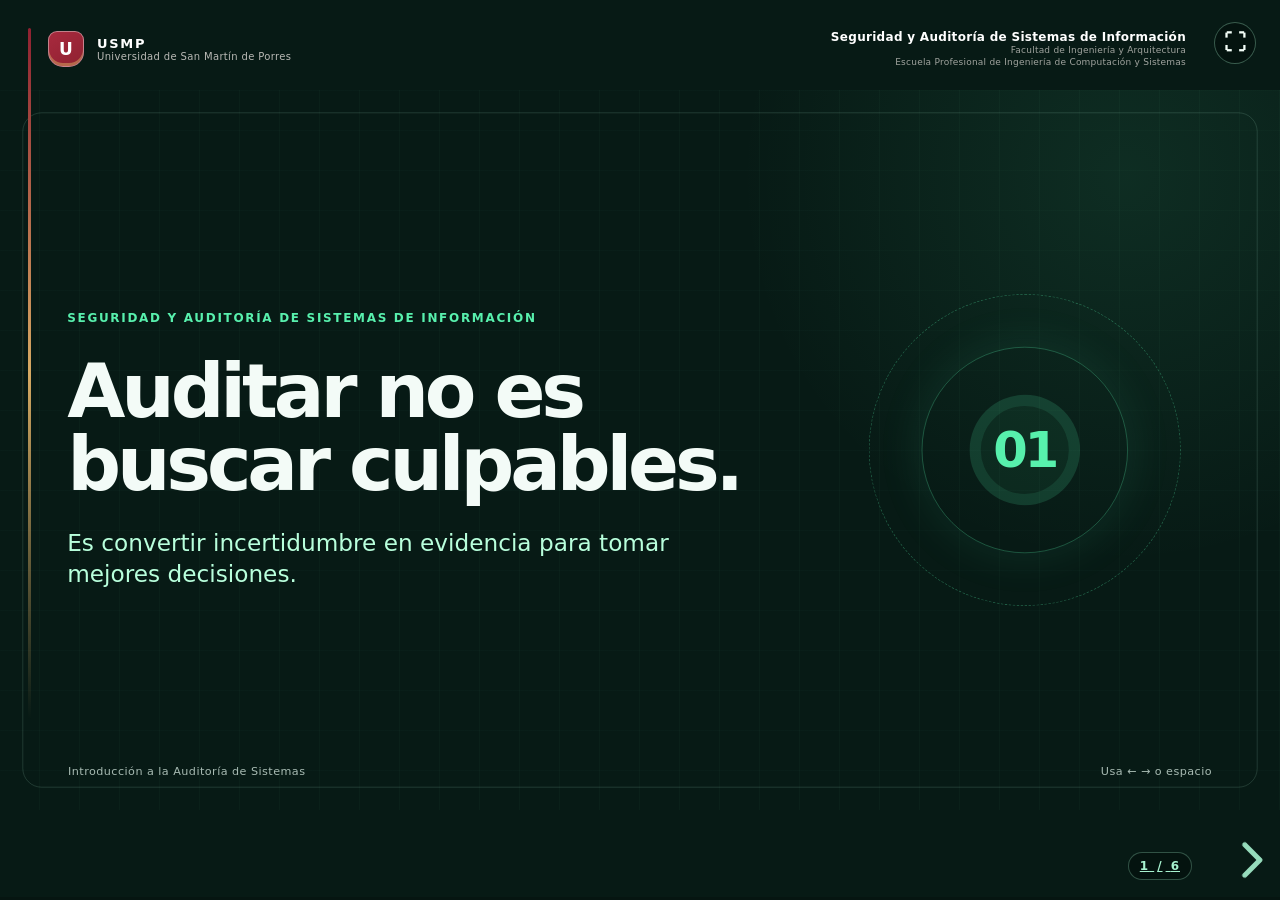
<file: artefactos/ciclo-09/seguridad-auditoria/introduccion-auditoria-sistemas/index.html>
<!doctype html>
<html lang="es">
  <head>
    <meta charset="utf-8">
    <meta name="viewport" content="width=device-width, initial-scale=1">
    <meta name="color-scheme" content="dark">
    <meta
      name="description"
      content="Presentación introductoria sobre auditoría de sistemas y caso canónico del Presentation Runtime V1."
    >
    <title>Introducción a la Auditoría de Sistemas</title>
    <link rel="stylesheet" href="../../../../runtime/presentation/v1/runtime.css">
    <link rel="stylesheet" href="presentation.css">
  </head>
  <body>
    <a class="skip-link" href="#proposito">Ir al contenido</a>

    <main
      class="reveal"
      data-presentation-root
      data-presentation-config="presentation.config.json"
      aria-label="Introducción a la Auditoría de Sistemas"
    >
      <div class="slides">
        <section
          data-slide
          data-slide-id="portada"
          data-transition="fade"
          data-brand-chrome="full"
          aria-labelledby="titulo-portada"
        >
          <div class="cover-grid">
            <div class="cover-copy">
              <p class="eyebrow">Seguridad y Auditoría de Sistemas de Información</p>
              <h1 id="titulo-portada">Auditar no es buscar culpables.</h1>
              <p class="cover-lead">
                Es convertir incertidumbre en evidencia para tomar mejores decisiones.
              </p>
            </div>

            <div class="audit-signal" aria-hidden="true">
              <span class="signal-ring signal-ring--outer"></span>
              <span class="signal-ring signal-ring--middle"></span>
              <span class="signal-ring signal-ring--inner"></span>
              <span class="signal-core">01</span>
            </div>
          </div>

          <footer class="slide-footer">
            <span>Introducción a la Auditoría de Sistemas</span>
            <span>Usa ← → o espacio</span>
          </footer>
        </section>

        <section
          data-slide
          data-slide-id="proposito"
          data-transition="slide"
          data-brand-chrome="minimal"
          aria-labelledby="titulo-proposito"
        >
          <header class="section-heading">
            <p class="eyebrow">01 / Propósito</p>
            <h2 id="titulo-proposito">Una auditoría responde tres preguntas.</h2>
          </header>

          <div class="question-grid">
            <article class="question-card" data-step data-step-id="pregunta-realidad" data-step-effect="fade-up">
              <span class="question-index">A</span>
              <h3>¿Qué está ocurriendo?</h3>
              <p>Observa procesos, tecnología y comportamiento sin depender de suposiciones.</p>
            </article>

            <article class="question-card" data-step data-step-id="pregunta-riesgo" data-step-effect="fade-up">
              <span class="question-index">B</span>
              <h3>¿Qué podría salir mal?</h3>
              <p>Relaciona amenazas y vulnerabilidades con impactos concretos para el negocio.</p>
            </article>

            <article class="question-card question-card--accent" data-step data-step-id="pregunta-decision" data-step-effect="scale-in">
              <span class="question-index">C</span>
              <h3>¿Qué debemos decidir?</h3>
              <p>Prioriza controles y mejoras según evidencia, costo y exposición real.</p>
            </article>
          </div>

          <p class="takeaway" data-step data-step-id="proposito-conclusion" data-step-effect="appear">
            Auditar conecta <strong>realidad</strong>, <strong>riesgo</strong> y <strong>decisión</strong>.
          </p>
        </section>

        <section
          data-slide
          data-slide-id="recorrido"
          data-transition="slide"
          data-brand-chrome="minimal"
          aria-labelledby="titulo-recorrido"
        >
          <header class="section-heading section-heading--compact">
            <p class="eyebrow">02 / Recorrido</p>
            <h2 id="titulo-recorrido">El valor aparece cuando el proceso cierra el ciclo.</h2>
          </header>

          <ol class="audit-route" aria-label="Etapas de una auditoría">
            <li data-step data-step-id="etapa-alcance" data-step-effect="fade-up">
              <span class="route-number">01</span>
              <div>
                <h3>Alcance</h3>
                <p>Qué se revisará, por qué y con qué criterio.</p>
              </div>
            </li>
            <li data-step data-step-id="etapa-evidencia" data-step-effect="fade-up">
              <span class="route-number">02</span>
              <div>
                <h3>Evidencia</h3>
                <p>Qué hechos permiten sostener una conclusión.</p>
              </div>
            </li>
            <li data-step data-step-id="etapa-hallazgo" data-step-effect="fade-up">
              <span class="route-number">03</span>
              <div>
                <h3>Hallazgo</h3>
                <p>Qué diferencia existe entre criterio y realidad.</p>
              </div>
            </li>
            <li data-step data-step-id="etapa-mejora" data-step-effect="fade-up">
              <span class="route-number">04</span>
              <div>
                <h3>Mejora</h3>
                <p>Qué acción reduce el riesgo y quién la asume.</p>
              </div>
            </li>
          </ol>

          <div class="route-close" data-step data-step-id="cierre-seguimiento" data-step-effect="appear">
            <span aria-hidden="true">↺</span>
            <p><strong>Seguimiento:</strong> comprobar que la mejora funciona, no solo que fue prometida.</p>
          </div>
        </section>

        <section
          data-slide
          data-slide-id="riesgo-control"
          data-transition="zoom"
          data-brand-chrome="none"
          aria-labelledby="titulo-riesgo"
        >
          <header class="section-heading section-heading--compact">
            <p class="eyebrow">03 / Riesgo y control</p>
            <h2 id="titulo-riesgo">Un control solo importa si modifica el riesgo.</h2>
          </header>

          <div class="risk-equation" aria-label="Relación entre amenaza, vulnerabilidad, impacto y control">
            <div class="equation-term" data-step data-step-id="termino-amenaza" data-step-effect="scale-in" data-step-index="0">
              <span>Amenaza</span>
              <strong>Evento posible</strong>
            </div>
            <span class="equation-operator" data-step data-step-id="operador-uno" data-step-effect="appear" data-step-index="0" aria-hidden="true">×</span>
            <div class="equation-term" data-step data-step-id="termino-vulnerabilidad" data-step-effect="scale-in" data-step-index="1">
              <span>Vulnerabilidad</span>
              <strong>Debilidad existente</strong>
            </div>
            <span class="equation-operator" data-step data-step-id="operador-dos" data-step-effect="appear" data-step-index="1" aria-hidden="true">×</span>
            <div class="equation-term" data-step data-step-id="termino-impacto" data-step-effect="scale-in" data-step-index="2">
              <span>Impacto</span>
              <strong>Consecuencia</strong>
            </div>
          </div>

          <div class="risk-result" data-step data-step-id="resultado-riesgo" data-step-effect="fade-up" data-step-index="3">
            <div>
              <span class="result-label">Riesgo</span>
              <strong>Exposición que necesita una decisión</strong>
            </div>
            <span class="result-arrow" aria-hidden="true">→</span>
            <div class="control-pill">
              <span>Control</span>
              <strong>Previene · detecta · corrige</strong>
            </div>
          </div>
        </section>

        <section
          data-slide
          data-slide-id="evidencia"
          data-transition="fade"
          data-brand-chrome="minimal"
          aria-labelledby="titulo-evidencia"
        >
          <header class="section-heading section-heading--compact">
            <p class="eyebrow">04 / Evidencia</p>
            <h2 id="titulo-evidencia">Una afirmación se fortalece en tres capas.</h2>
          </header>

          <div class="evidence-scene" data-evidence-scene data-active-level="none">
            <article
              class="evidence-card"
              data-evidence-level="contextual"
              data-step
              data-step-id="evidencia-contextual"
              data-step-effect="fade-up"
            >
              <span class="evidence-level">01</span>
              <h3>Contextual</h3>
              <p>Explica dónde, cuándo y bajo qué condición ocurrió.</p>
            </article>
            <article
              class="evidence-card"
              data-evidence-level="corroborada"
              data-step
              data-step-id="evidencia-corroborada"
              data-step-effect="fade-up"
            >
              <span class="evidence-level">02</span>
              <h3>Corroborada</h3>
              <p>Coincide con otra fuente, registro o prueba independiente.</p>
            </article>
            <article
              class="evidence-card"
              data-evidence-level="trazable"
              data-step
              data-step-id="evidencia-trazable"
              data-step-effect="fade-up"
            >
              <span class="evidence-level">03</span>
              <h3>Trazable</h3>
              <p>Permite reconstruir cómo se obtuvo y quién la custodió.</p>
            </article>
          </div>

          <p class="evidence-caption" data-evidence-caption aria-live="polite">
            Avanza para construir una evidencia defendible.
          </p>
        </section>

        <section
          data-slide
          data-slide-id="cierre"
          data-transition="fade"
          data-brand-chrome="full"
          aria-labelledby="titulo-cierre"
        >
          <div class="closing-layout">
            <div>
              <p class="eyebrow">05 / Idea final</p>
              <h2 id="titulo-cierre">Una buena auditoría deja menos incertidumbre.</h2>
              <p class="closing-lead">
                No termina con un informe: termina cuando la organización puede decidir y comprobar una mejora.
              </p>
            </div>

            <ul class="closing-checks" aria-label="Principios finales">
              <li data-step data-step-id="cierre-evidencia" data-step-effect="fade-up">
                <span aria-hidden="true">✓</span> Evidencia antes que intuición
              </li>
              <li data-step data-step-id="cierre-riesgo" data-step-effect="fade-up">
                <span aria-hidden="true">✓</span> Riesgo antes que burocracia
              </li>
              <li data-step data-step-id="cierre-mejora" data-step-effect="fade-up">
                <span aria-hidden="true">✓</span> Seguimiento antes que cierre
              </li>
            </ul>
          </div>

          <footer class="closing-footer">
            <span>Presentation Runtime V1 · caso canónico</span>
          </footer>
        </section>
      </div>
    </main>

    <script type="module" src="../../../../runtime/presentation/v1/bootstrap.js"></script>
    <script type="module" src="presentation.js"></script>
  </body>
</html>
</file>
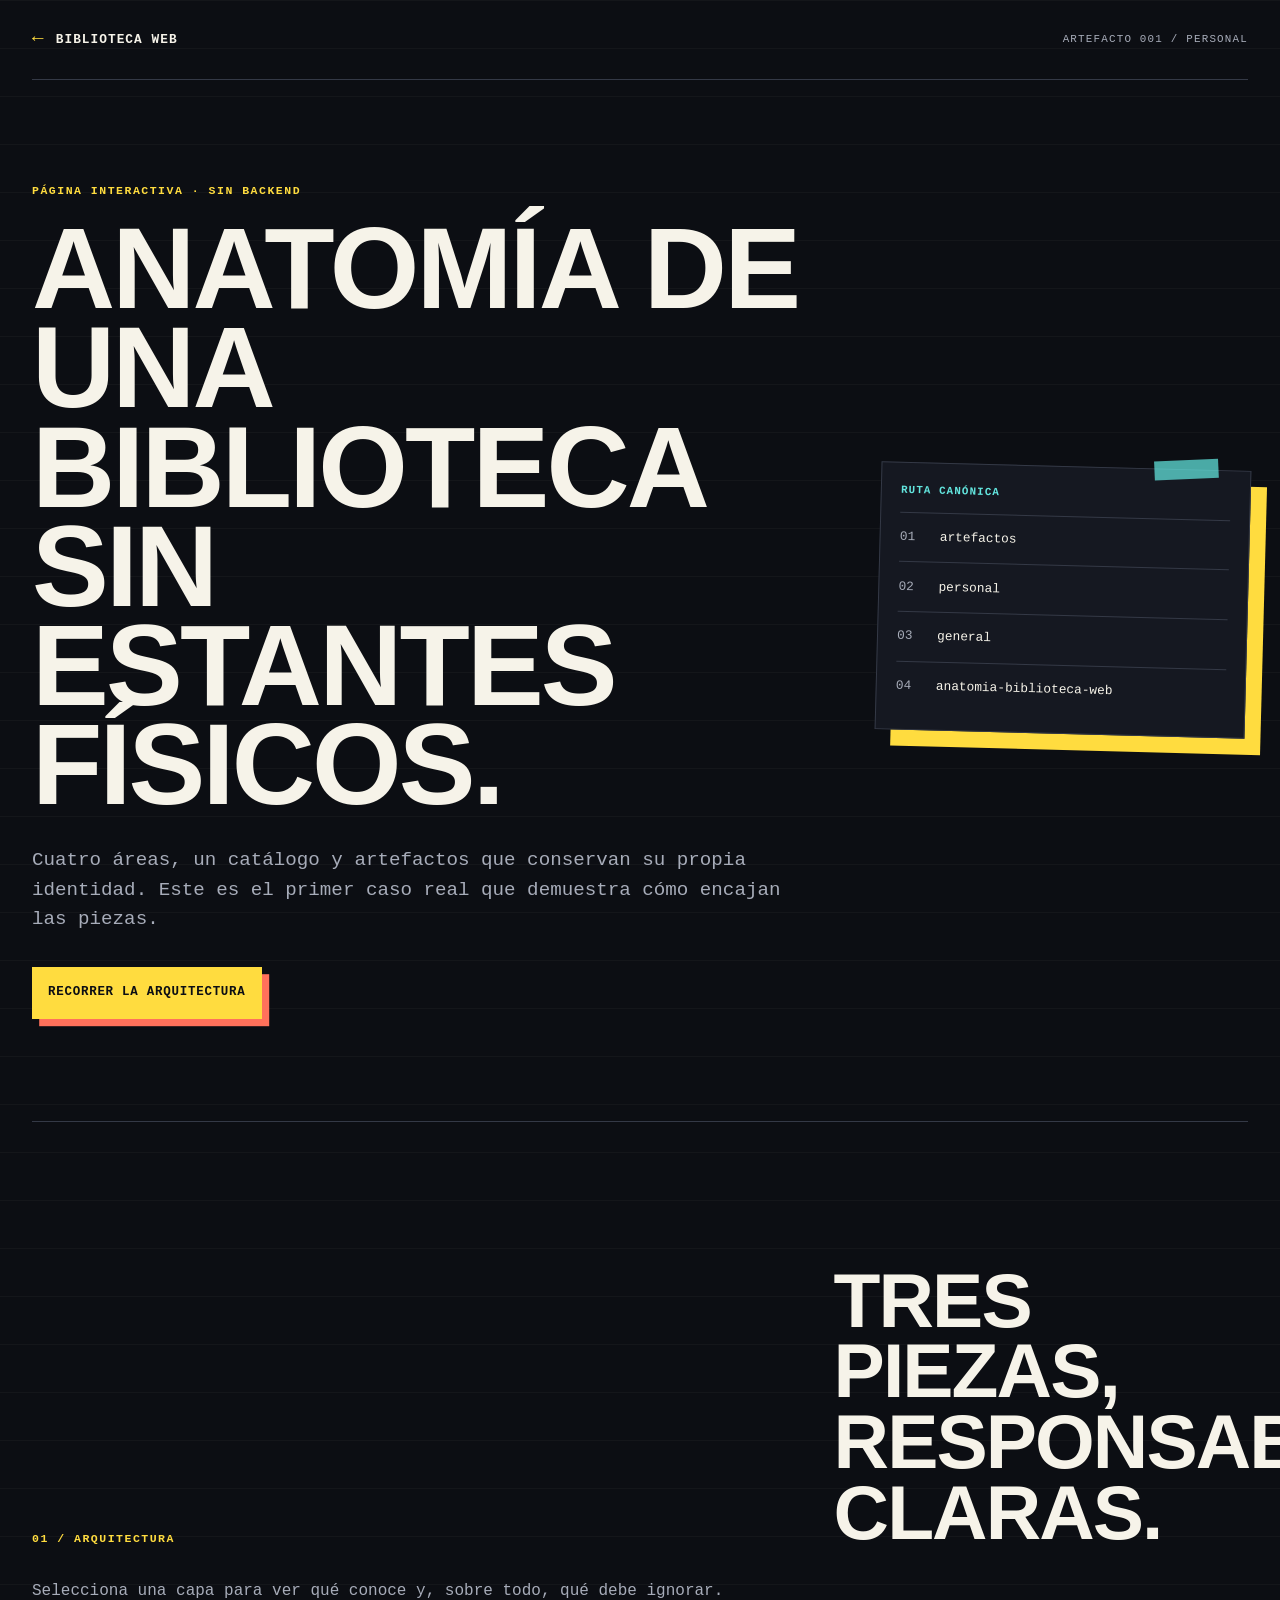
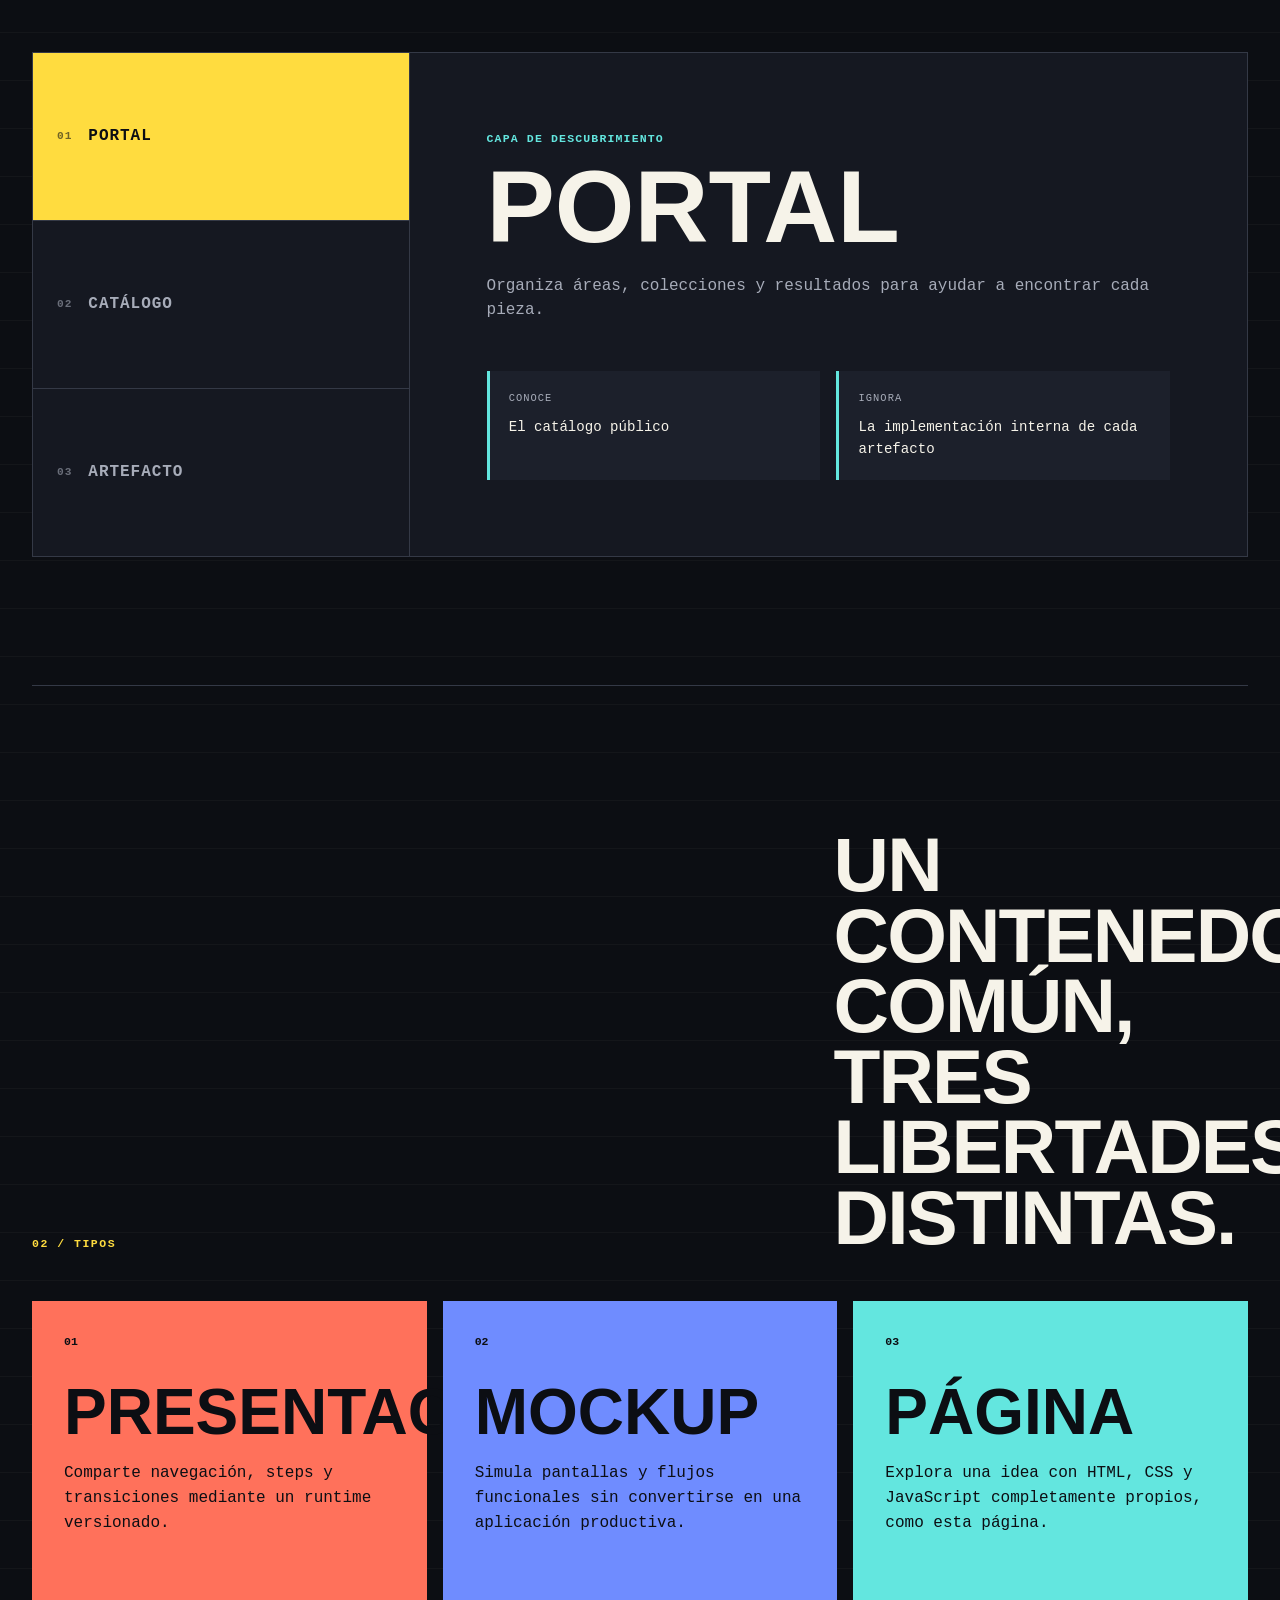
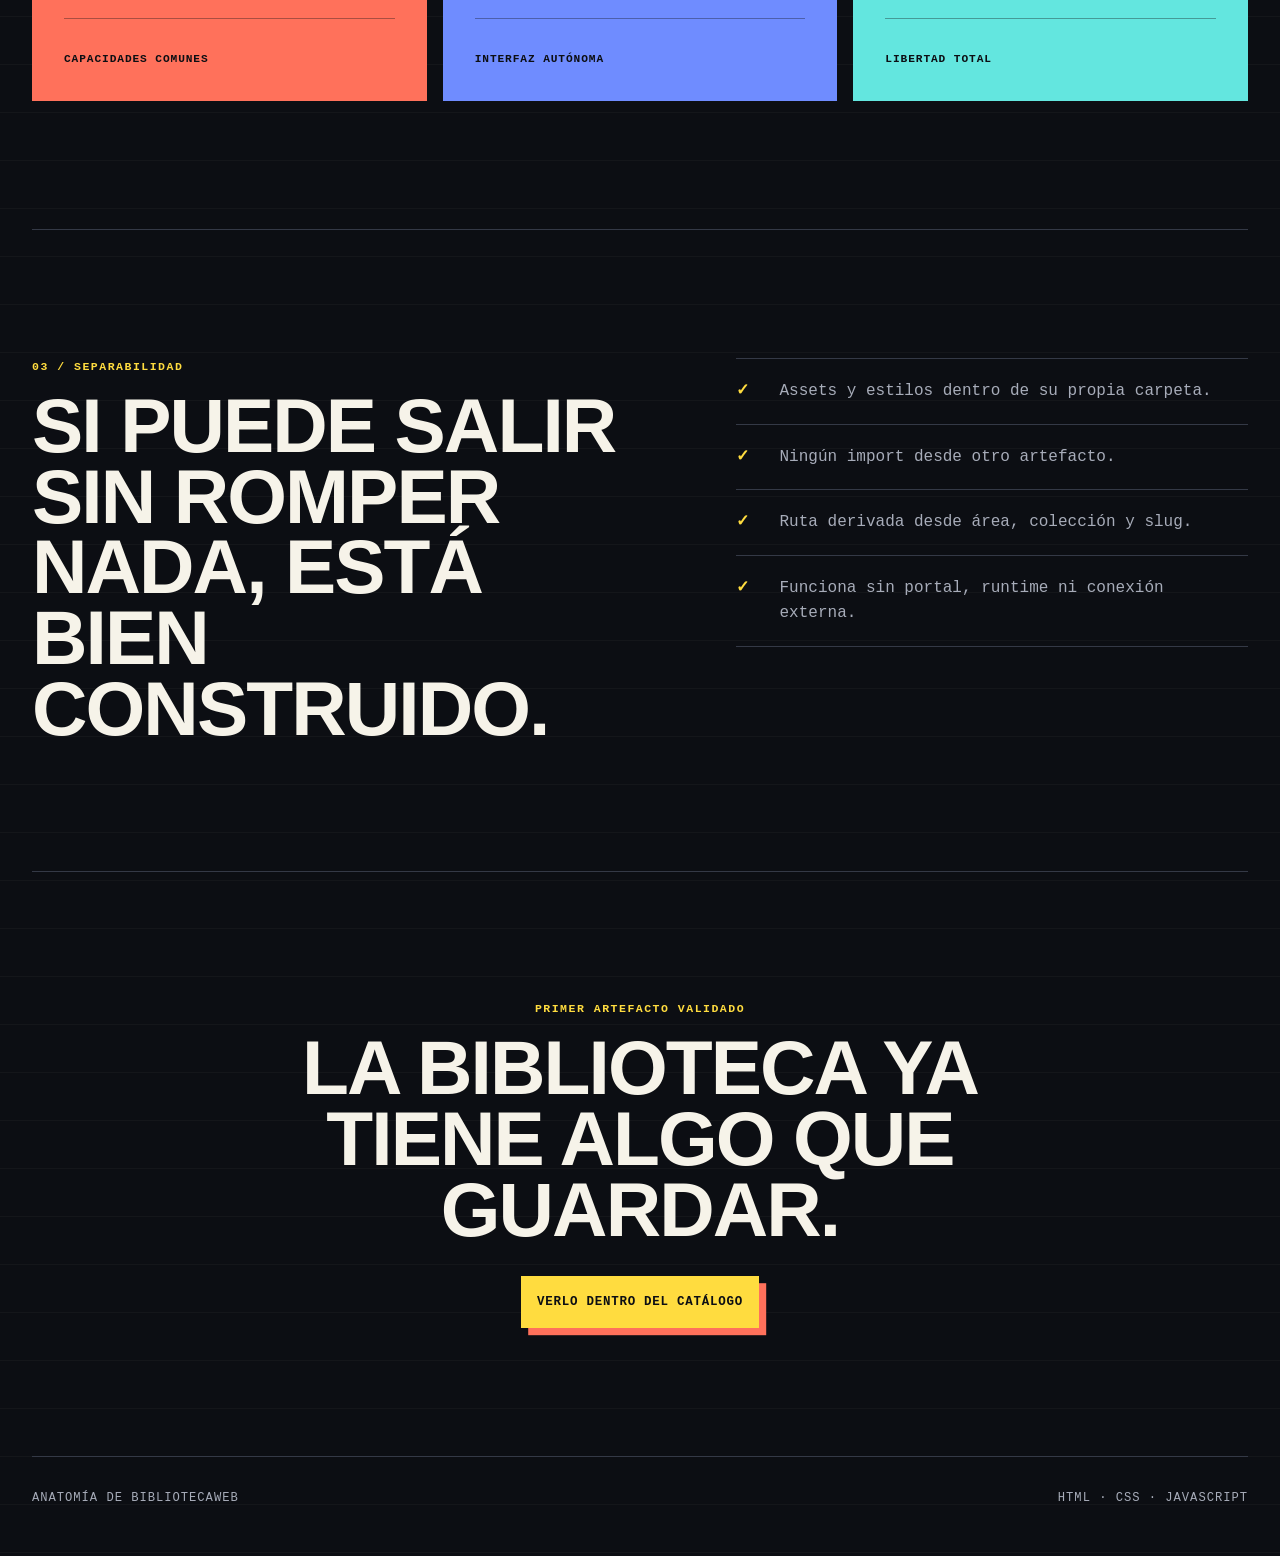
<file: artefactos/personal/general/anatomia-biblioteca-web/index.html>
<!doctype html>
<html lang="es">
  <head>
    <meta charset="utf-8">
    <meta name="viewport" content="width=device-width, initial-scale=1">
    <meta
      name="description"
      content="Recorrido interactivo por la arquitectura ligera y separable de BibliotecaWeb."
    >
    <meta name="color-scheme" content="dark">
    <meta name="theme-color" content="#0c0e13">
    <title>Anatomía de BibliotecaWeb</title>
    <link rel="stylesheet" href="./styles.css">
    <script type="module" src="./script.js"></script>
  </head>
  <body>
    <a class="skip-link" href="#contenido">Saltar al contenido</a>

    <header class="topbar">
      <a class="back-link" href="../../../../">
        <span aria-hidden="true">←</span>
        Biblioteca Web
      </a>
      <p>Artefacto 001 <span aria-hidden="true">/</span> Personal</p>
    </header>

    <main id="contenido">
      <section class="hero" aria-labelledby="page-title">
        <div class="hero__copy">
          <p class="eyebrow">Página interactiva · Sin backend</p>
          <h1 id="page-title">Anatomía de una biblioteca sin estantes físicos.</h1>
          <p class="hero__lead">
            Cuatro áreas, un catálogo y artefactos que conservan su propia identidad. Este es el primer caso real que demuestra cómo encajan las piezas.
          </p>
          <a class="hero__action" href="#mapa">Recorrer la arquitectura</a>
        </div>

        <div class="path-poster" aria-label="Ruta canónica de este artefacto">
          <p>Ruta canónica</p>
          <ol>
            <li><span>01</span> artefactos</li>
            <li><span>02</span> personal</li>
            <li><span>03</span> general</li>
            <li><span>04</span> anatomia-biblioteca-web</li>
          </ol>
        </div>
      </section>

      <section class="architecture" id="mapa" aria-labelledby="architecture-title">
        <div class="section-intro">
          <p class="section-number">01 / Arquitectura</p>
          <h2 id="architecture-title">Tres piezas, responsabilidades claras.</h2>
          <p>Selecciona una capa para ver qué conoce y, sobre todo, qué debe ignorar.</p>
        </div>

        <div class="layer-explorer">
          <div class="layer-tabs" role="tablist" aria-label="Capas de BibliotecaWeb">
            <button
              id="tab-portal"
              type="button"
              role="tab"
              aria-selected="true"
              aria-controls="layer-detail"
              data-layer="portal"
            >
              <span>01</span>
              Portal
            </button>
            <button
              id="tab-catalogo"
              type="button"
              role="tab"
              aria-selected="false"
              aria-controls="layer-detail"
              data-layer="catalogo"
              tabindex="-1"
            >
              <span>02</span>
              Catálogo
            </button>
            <button
              id="tab-artefacto"
              type="button"
              role="tab"
              aria-selected="false"
              aria-controls="layer-detail"
              data-layer="artefacto"
              tabindex="-1"
            >
              <span>03</span>
              Artefacto
            </button>
          </div>

          <article
            class="layer-detail"
            id="layer-detail"
            role="tabpanel"
            aria-labelledby="tab-portal"
            tabindex="0"
          >
            <p class="layer-detail__label" id="layer-label">Capa de descubrimiento</p>
            <h3 id="layer-title">Portal</h3>
            <p id="layer-description">
              Organiza áreas, colecciones y resultados para ayudar a encontrar cada pieza.
            </p>
            <dl>
              <div>
                <dt>Conoce</dt>
                <dd id="layer-knows">El catálogo público</dd>
              </div>
              <div>
                <dt>Ignora</dt>
                <dd id="layer-ignores">La implementación interna de cada artefacto</dd>
              </div>
            </dl>
          </article>
        </div>
      </section>

      <section class="types" aria-labelledby="types-title">
        <div class="section-intro">
          <p class="section-number">02 / Tipos</p>
          <h2 id="types-title">Un contenedor común, tres libertades distintas.</h2>
        </div>

        <div class="type-grid">
          <article class="type-card type-card--presentation">
            <p>01</p>
            <h3>Presentación</h3>
            <p>Comparte navegación, steps y transiciones mediante un runtime versionado.</p>
            <span>Capacidades comunes</span>
          </article>

          <article class="type-card type-card--mockup">
            <p>02</p>
            <h3>Mockup</h3>
            <p>Simula pantallas y flujos funcionales sin convertirse en una aplicación productiva.</p>
            <span>Interfaz autónoma</span>
          </article>

          <article class="type-card type-card--page">
            <p>03</p>
            <h3>Página</h3>
            <p>Explora una idea con HTML, CSS y JavaScript completamente propios, como esta página.</p>
            <span>Libertad total</span>
          </article>
        </div>
      </section>

      <section class="independence" aria-labelledby="independence-title">
        <div>
          <p class="section-number">03 / Separabilidad</p>
          <h2 id="independence-title">Si puede salir sin romper nada, está bien construido.</h2>
        </div>

        <ul class="checklist">
          <li>
            <span aria-hidden="true">✓</span>
            Assets y estilos dentro de su propia carpeta.
          </li>
          <li>
            <span aria-hidden="true">✓</span>
            Ningún import desde otro artefacto.
          </li>
          <li>
            <span aria-hidden="true">✓</span>
            Ruta derivada desde área, colección y slug.
          </li>
          <li>
            <span aria-hidden="true">✓</span>
            Funciona sin portal, runtime ni conexión externa.
          </li>
        </ul>
      </section>

      <section class="closing" aria-labelledby="closing-title">
        <p class="eyebrow">Primer artefacto validado</p>
        <h2 id="closing-title">La biblioteca ya tiene algo que guardar.</h2>
        <a href="../../../../#/personal/general">Verlo dentro del catálogo</a>
      </section>
    </main>

    <footer>
      <p>Anatomía de BibliotecaWeb</p>
      <p>HTML · CSS · JavaScript</p>
    </footer>
  </body>
</html>
</file>
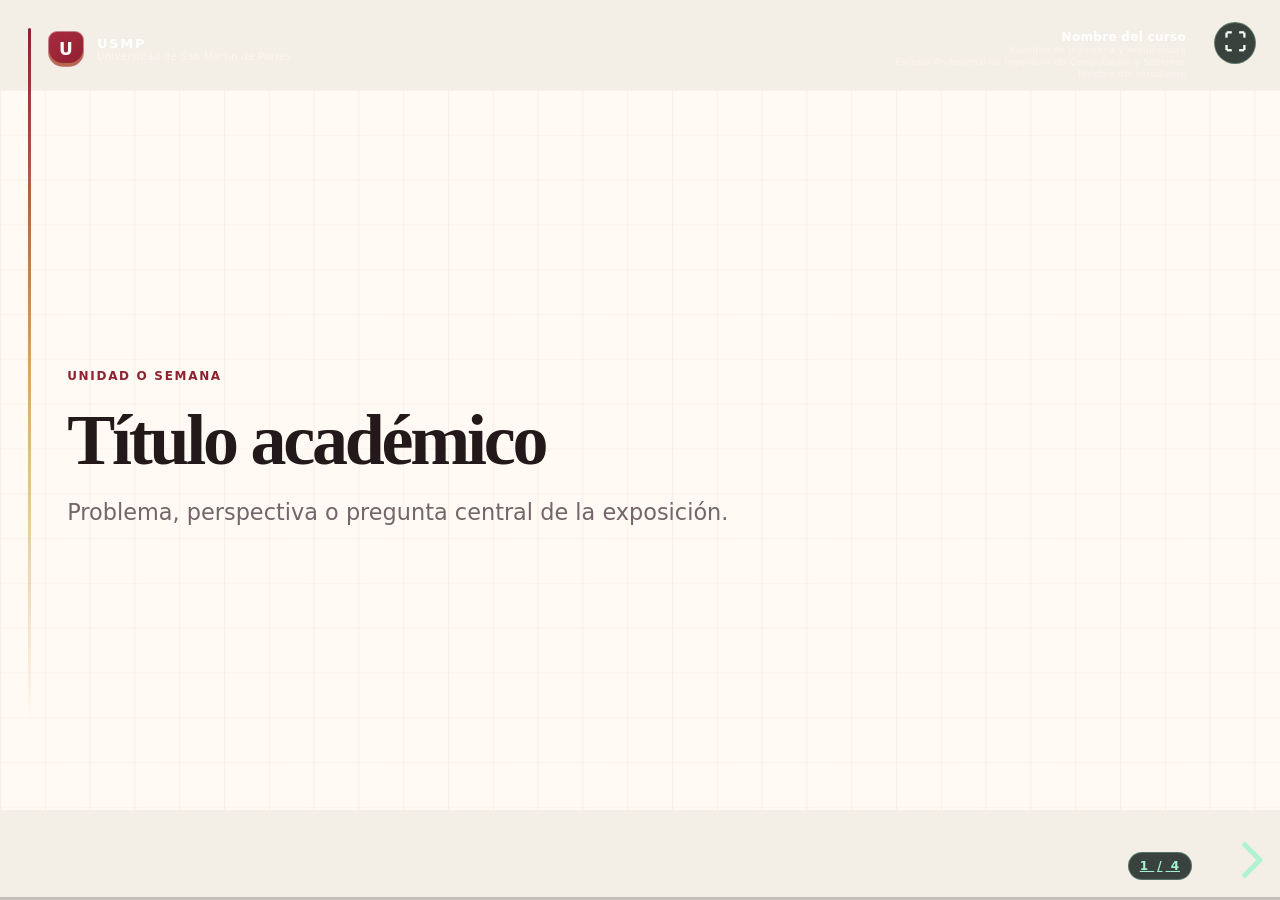
<file: templates/presentation/v1/academic/index.html>
<!doctype html>
<html lang="es">
  <head>
    <meta charset="utf-8">
    <meta name="viewport" content="width=device-width, initial-scale=1">
    <meta name="description" content="Template académico con brand USMP para BibliotecaWeb.">
    <title>Título académico</title>
    <link rel="stylesheet" href="../../../../runtime/presentation/v1/runtime.css">
    <link rel="stylesheet" href="presentation.css">
  </head>
  <body>
    <main
      class="reveal"
      data-presentation-root
      data-presentation-config="presentation.config.json"
      aria-label="Título académico"
    >
      <div class="slides">
        <section data-slide data-slide-id="portada" data-brand-chrome="full" aria-labelledby="titulo-portada">
          <div class="academic-cover">
            <p class="overline">Unidad o semana</p>
            <h1 id="titulo-portada">Título académico</h1>
            <p class="subtitle">Problema, perspectiva o pregunta central de la exposición.</p>
          </div>
        </section>

        <section data-slide data-slide-id="contexto" data-brand-chrome="minimal" aria-labelledby="titulo-contexto">
          <header class="section-heading">
            <p class="overline">01 / Contexto</p>
            <h2 id="titulo-contexto">Comenzar con el problema, no con la definición.</h2>
          </header>
          <div class="academic-grid">
            <article data-step data-step-id="contexto-hecho" data-step-effect="fade-up">
              <span>Hecho</span>
              <p>Dato o situación que establece por qué el tema importa.</p>
            </article>
            <article data-step data-step-id="contexto-tension" data-step-effect="fade-up">
              <span>Tensión</span>
              <p>Brecha, dificultad o riesgo que requiere explicación.</p>
            </article>
            <article data-step data-step-id="contexto-pregunta" data-step-effect="fade-up">
              <span>Pregunta</span>
              <p>Interrogante que guiará el resto de la presentación.</p>
            </article>
          </div>
        </section>

        <section data-slide data-slide-id="desarrollo" data-brand-chrome="minimal" aria-labelledby="titulo-desarrollo">
          <header class="section-heading">
            <p class="overline">02 / Desarrollo</p>
            <h2 id="titulo-desarrollo">Construir el argumento paso a paso.</h2>
          </header>
          <ol class="argument-list">
            <li data-step data-step-id="argumento-uno" data-step-effect="fade-up"><strong>01</strong><span>Concepto o evidencia principal.</span></li>
            <li data-step data-step-id="argumento-dos" data-step-effect="fade-up"><strong>02</strong><span>Relación con el caso estudiado.</span></li>
            <li data-step data-step-id="argumento-tres" data-step-effect="fade-up"><strong>03</strong><span>Implicación para la decisión.</span></li>
          </ol>
        </section>

        <section data-slide data-slide-id="cierre" data-brand-chrome="full" aria-labelledby="titulo-cierre">
          <p class="overline">Síntesis</p>
          <h2 id="titulo-cierre">Una conclusión concreta y defendible.</h2>
          <p class="subtitle">Resume el aprendizaje y conecta con la siguiente acción o discusión.</p>
        </section>
      </div>
    </main>

    <script type="module" src="../../../../runtime/presentation/v1/bootstrap.js"></script>
  </body>
</html>
</file>
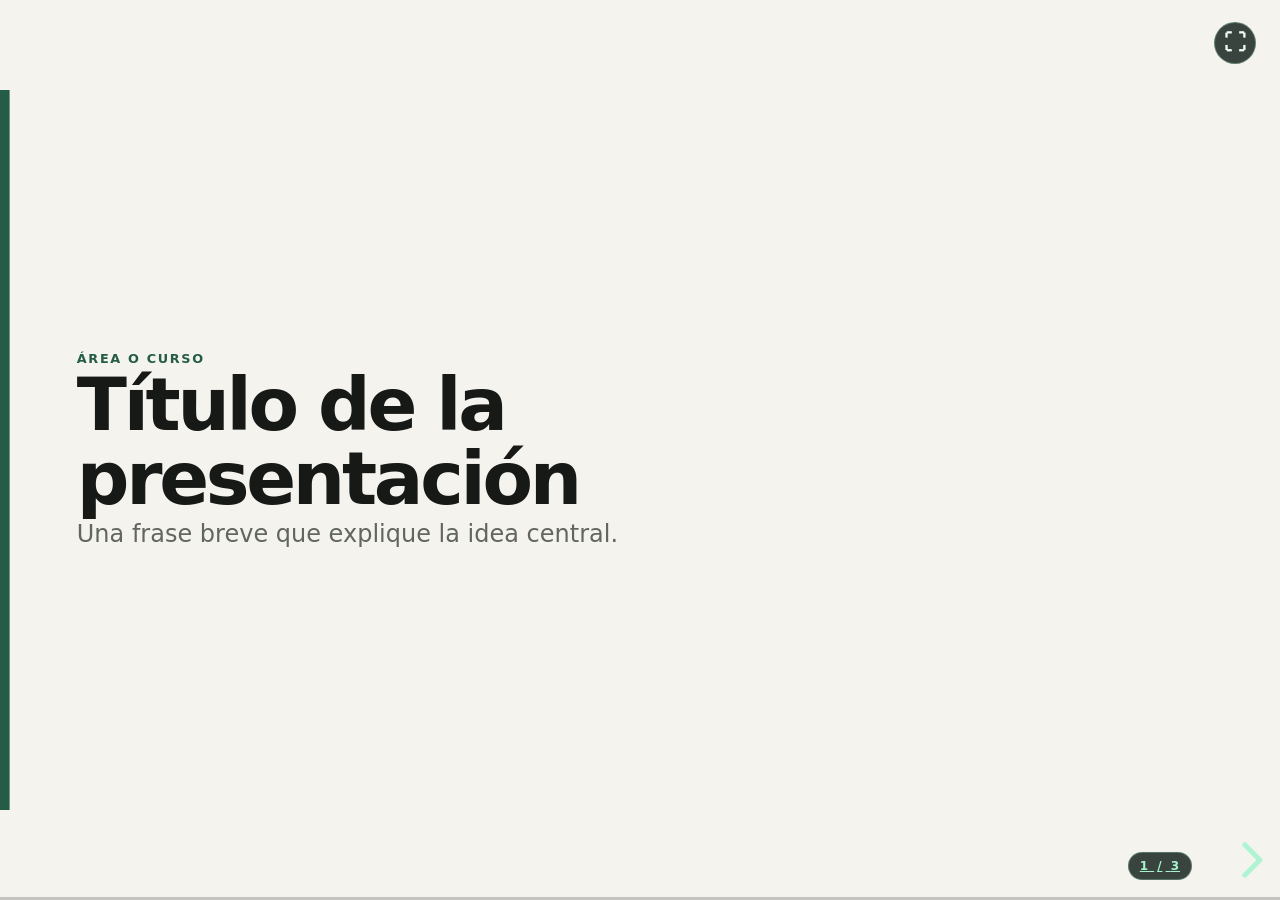
<file: templates/presentation/v1/blank/index.html>
<!doctype html>
<html lang="es">
  <head>
    <meta charset="utf-8">
    <meta name="viewport" content="width=device-width, initial-scale=1">
    <meta name="description" content="Template neutral para una presentación de BibliotecaWeb.">
    <title>Título de la presentación</title>
    <link rel="stylesheet" href="../../../../runtime/presentation/v1/runtime.css">
    <link rel="stylesheet" href="presentation.css">
  </head>
  <body>
    <main
      class="reveal"
      data-presentation-root
      data-presentation-config="presentation.config.json"
      aria-label="Título de la presentación"
    >
      <div class="slides">
        <section data-slide data-slide-id="portada" data-brand-chrome="none" aria-labelledby="titulo-portada">
          <p class="kicker">Área o curso</p>
          <h1 id="titulo-portada">Título de la presentación</h1>
          <p class="lead">Una frase breve que explique la idea central.</p>
        </section>

        <section data-slide data-slide-id="idea-principal" data-brand-chrome="none" aria-labelledby="titulo-idea">
          <p class="kicker">01 / Sección</p>
          <h2 id="titulo-idea">Una idea clara por diapositiva.</h2>
          <ul class="points">
            <li data-step data-step-id="punto-uno" data-step-effect="fade-up">Primer argumento o evidencia.</li>
            <li data-step data-step-id="punto-dos" data-step-effect="fade-up">Segundo argumento o evidencia.</li>
            <li data-step data-step-id="punto-tres" data-step-effect="fade-up">Conclusión parcial.</li>
          </ul>
        </section>

        <section data-slide data-slide-id="cierre" data-brand-chrome="none" aria-labelledby="titulo-cierre">
          <p class="kicker">Cierre</p>
          <h2 id="titulo-cierre">La idea que debe permanecer.</h2>
          <p class="lead">Reemplaza esta frase con una conclusión concreta.</p>
        </section>
      </div>
    </main>

    <script type="module" src="../../../../runtime/presentation/v1/bootstrap.js"></script>
  </body>
</html>
</file>
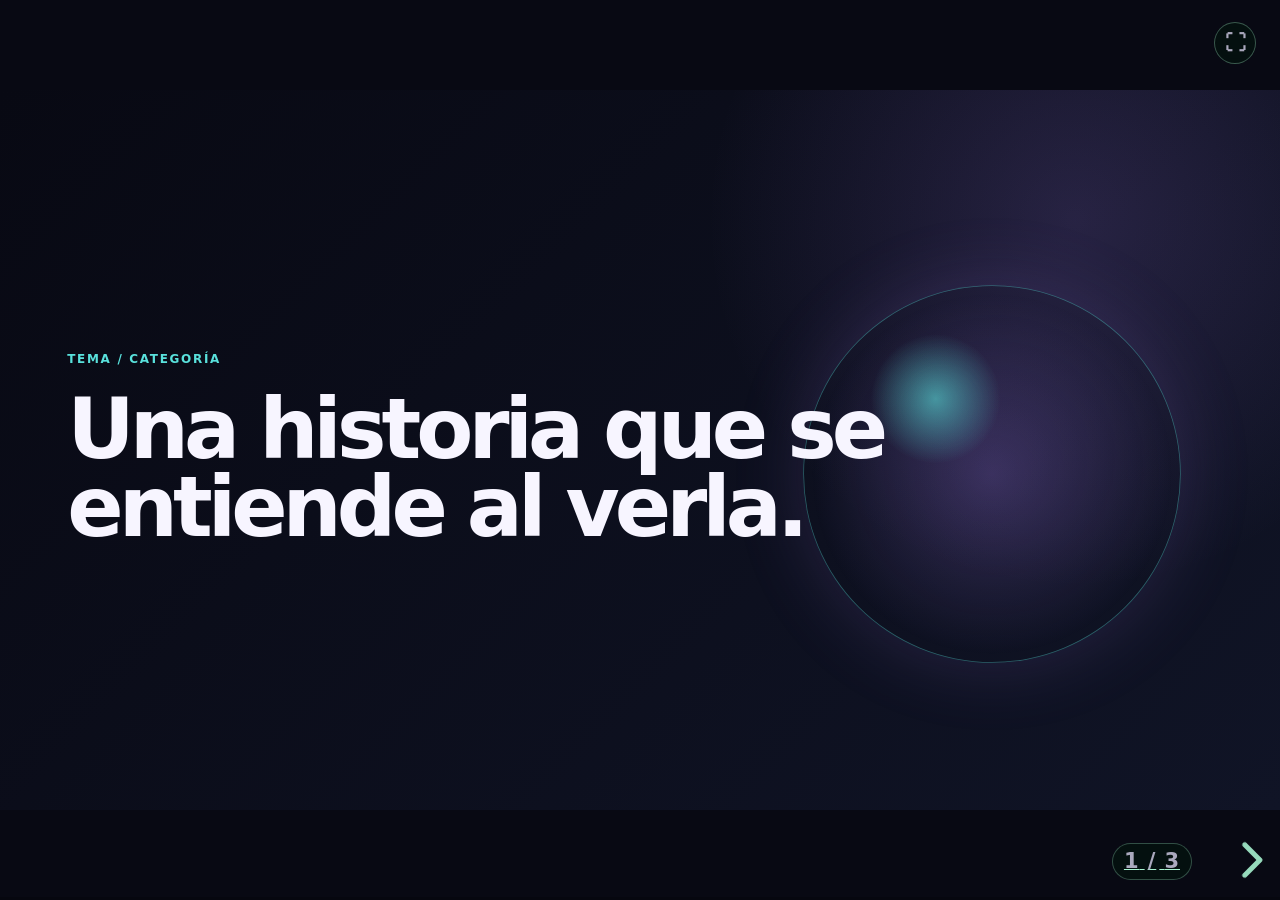
<file: templates/presentation/v1/visual/index.html>
<!doctype html>
<html lang="es">
  <head>
    <meta charset="utf-8">
    <meta name="viewport" content="width=device-width, initial-scale=1">
    <meta name="description" content="Template visual para una presentación de BibliotecaWeb.">
    <title>Historia visual</title>
    <link rel="stylesheet" href="../../../../runtime/presentation/v1/runtime.css">
    <link rel="stylesheet" href="presentation.css">
  </head>
  <body>
    <main
      class="reveal"
      data-presentation-root
      data-presentation-config="presentation.config.json"
      aria-label="Historia visual"
    >
      <div class="slides">
        <section data-slide data-slide-id="portada" data-transition="zoom" data-brand-chrome="none" aria-labelledby="titulo-portada">
          <div class="visual-cover">
            <p class="label">Tema / Categoría</p>
            <h1 id="titulo-portada">Una historia que se entiende al verla.</h1>
            <span class="orb" aria-hidden="true"></span>
          </div>
        </section>

        <section data-slide data-slide-id="metricas" data-transition="slide" data-brand-chrome="none" aria-labelledby="titulo-metricas">
          <header>
            <p class="label">01 / Señales</p>
            <h2 id="titulo-metricas">Tres datos. Una sola lectura.</h2>
          </header>
          <div class="metric-grid">
            <article data-step data-step-id="metrica-uno" data-step-effect="scale-in"><strong>64%</strong><span>Métrica principal</span></article>
            <article data-step data-step-id="metrica-dos" data-step-effect="scale-in"><strong>2.4×</strong><span>Relación relevante</span></article>
            <article data-step data-step-id="metrica-tres" data-step-effect="scale-in"><strong>08</strong><span>Casos observados</span></article>
          </div>
        </section>

        <section data-slide data-slide-id="cierre" data-transition="fade" data-brand-chrome="none" aria-labelledby="titulo-cierre">
          <p class="label">Conclusión</p>
          <h2 id="titulo-cierre">El dato importa cuando cambia una decisión.</h2>
          <p class="visual-lead">Reemplaza la decoración por contenido visual cuando exista evidencia real.</p>
        </section>
      </div>
    </main>

    <script type="module" src="../../../../runtime/presentation/v1/bootstrap.js"></script>
  </body>
</html>
</file>
<file: app/portal.css>
@layer reset, base, layout, components, utilities;

@layer reset {
  *,
  *::before,
  *::after {
    box-sizing: border-box;
  }

  html {
    scroll-behavior: smooth;
  }

  body,
  h1,
  h2,
  h3,
  p,
  dl,
  dd,
  ul {
    margin: 0;
  }

  ul {
    padding: 0;
    list-style: none;
  }

  button,
  input {
    font: inherit;
  }

  button,
  a {
    -webkit-tap-highlight-color: transparent;
  }
}

@layer base {
  :root {
    color-scheme: light;
    --paper: #f1efe7;
    --paper-deep: #e8e4d9;
    --surface: #fbfaf6;
    --surface-strong: #ffffff;
    --ink: #14231f;
    --ink-soft: #344842;
    --muted: #65736e;
    --line: #d5d5ca;
    --forest: #173f35;
    --forest-light: #2d6a57;
    --lime: #d9f068;
    --orange: #dc7144;
    --blue: #5473c7;
    --violet: #8a65a8;
    --shadow: 0 18px 50px rgb(23 63 53 / 10%);
    --radius-large: 1.5rem;
    --radius-medium: 1rem;
    --content-width: 78rem;
    --font-display: Georgia, "Times New Roman", serif;
    --font-ui: Inter, ui-sans-serif, system-ui, -apple-system, BlinkMacSystemFont, "Segoe UI", sans-serif;
  }

  body {
    min-width: 19rem;
    min-height: 100vh;
    overflow-x: hidden;
    color: var(--ink);
    background:
      linear-gradient(90deg, rgb(23 63 53 / 3%) 1px, transparent 1px) 0 0 / 5rem 5rem,
      var(--paper);
    font-family: var(--font-ui);
    line-height: 1.55;
  }

  a {
    color: inherit;
    text-decoration: none;
  }

  button {
    color: inherit;
  }

  ::selection {
    color: var(--forest);
    background: var(--lime);
  }

  :focus-visible {
    outline: 3px solid var(--orange);
    outline-offset: 3px;
  }

  [hidden] {
    display: none !important;
  }
}

@layer layout {
  .site-header {
    position: relative;
    z-index: 20;
    display: flex;
    align-items: center;
    justify-content: space-between;
    width: min(calc(100% - 2rem), var(--content-width));
    min-height: 5.5rem;
    margin-inline: auto;
    gap: 2rem;
    border-bottom: 1px solid rgb(20 35 31 / 14%);
  }

  main {
    width: min(calc(100% - 2rem), var(--content-width));
    margin-inline: auto;
  }

  .hero {
    position: relative;
    display: grid;
    grid-template-columns: minmax(0, 1.45fr) minmax(16rem, 0.55fr);
    min-height: 31rem;
    margin-top: 1.5rem;
    overflow: hidden;
    border-radius: 2rem;
    color: #f9f7ef;
    background:
      radial-gradient(circle at 83% 15%, rgb(217 240 104 / 16%), transparent 25%),
      linear-gradient(135deg, #173f35, #102d27 76%);
    box-shadow: var(--shadow);
  }

  .hero__copy {
    align-self: end;
    max-width: 50rem;
    padding: clamp(2rem, 6vw, 5rem);
  }

  .content-section {
    padding-block: clamp(3.5rem, 7vw, 6.5rem) 0;
  }

  .storage-summary {
    display: grid;
    grid-template-columns: minmax(16rem, 1.5fr) auto minmax(10rem, 0.75fr) auto;
    align-items: center;
    margin-top: 1rem;
    padding: 1rem 1.2rem;
    gap: 1.4rem;
    border: 1px solid var(--line);
    border-radius: var(--radius-medium);
    background: rgb(251 250 246 / 82%);
  }

  .section-heading {
    display: grid;
    grid-template-columns: minmax(0, 1fr) minmax(16rem, 29rem);
    align-items: end;
    gap: 2rem;
    margin-bottom: 2rem;
  }

  .area-grid,
  .collection-grid,
  .artifact-grid {
    display: grid;
    grid-template-columns: repeat(12, minmax(0, 1fr));
    gap: 1rem;
  }

  .site-footer {
    display: flex;
    justify-content: space-between;
    width: min(calc(100% - 2rem), var(--content-width));
    margin: 6rem auto 0;
    padding-block: 1.5rem 2.5rem;
    gap: 1.5rem;
    border-top: 1px solid var(--line);
    color: var(--muted);
    font-size: 0.86rem;
  }
}

@layer components {
  .skip-link {
    position: fixed;
    z-index: 100;
    top: 0.75rem;
    left: 0.75rem;
    padding: 0.7rem 1rem;
    border-radius: 0.6rem;
    color: white;
    background: var(--forest);
    transform: translateY(-160%);
    transition: transform 160ms ease;
  }

  .skip-link:focus {
    transform: translateY(0);
  }

  .brand {
    display: inline-flex;
    align-items: center;
    flex: 0 0 auto;
    gap: 0.75rem;
  }

  .brand__mark {
    display: grid;
    width: 2.7rem;
    aspect-ratio: 1;
    place-items: center;
    border-radius: 50% 50% 50% 18%;
    color: var(--forest);
    background: var(--lime);
    font-weight: 850;
    letter-spacing: -0.08em;
  }

  .brand__text {
    display: grid;
    line-height: 1.05;
  }

  .brand__text strong {
    font-size: 0.96rem;
  }

  .brand__text small {
    margin-top: 0.3rem;
    color: var(--muted);
    font-size: 0.68rem;
    text-transform: uppercase;
    letter-spacing: 0.12em;
  }

  .primary-nav {
    min-width: 0;
    overflow-x: auto;
    scrollbar-width: thin;
  }

  .primary-nav ul {
    display: flex;
    align-items: center;
    justify-content: flex-end;
    min-width: max-content;
    gap: 0.35rem;
  }

  .primary-nav a {
    display: block;
    padding: 0.65rem 0.8rem;
    border-radius: 999px;
    color: var(--muted);
    font-size: 0.82rem;
    font-weight: 700;
    transition: color 160ms ease, background-color 160ms ease;
  }

  .primary-nav a:hover,
  .primary-nav a[aria-current="page"] {
    color: var(--forest);
    background: rgb(23 63 53 / 8%);
  }

  .eyebrow {
    color: var(--lime);
    font-size: 0.75rem;
    font-weight: 800;
    text-transform: uppercase;
    letter-spacing: 0.15em;
  }

  .hero h1 {
    max-width: 12ch;
    margin-top: 1rem;
    font-family: var(--font-display);
    font-size: clamp(3.2rem, 8vw, 7.3rem);
    font-weight: 400;
    line-height: 0.91;
    letter-spacing: -0.055em;
    text-wrap: balance;
  }

  .hero__summary {
    max-width: 42rem;
    margin-top: 1.5rem;
    color: rgb(249 247 239 / 74%);
    font-size: clamp(1rem, 2vw, 1.18rem);
  }

  .hero__metrics {
    display: flex;
    margin-top: 2.5rem;
    gap: clamp(2rem, 5vw, 4rem);
  }

  .hero__metrics div {
    display: grid;
    gap: 0.2rem;
  }

  .hero__metrics dt {
    color: rgb(249 247 239 / 58%);
    font-size: 0.74rem;
    font-weight: 700;
    text-transform: uppercase;
    letter-spacing: 0.1em;
  }

  .hero__metrics dd {
    font-family: var(--font-display);
    font-size: 2.2rem;
    line-height: 1;
  }

  .shelf {
    position: relative;
    align-self: center;
    justify-self: center;
    width: min(21rem, 80%);
    height: 22rem;
  }

  .shelf::before {
    position: absolute;
    inset: 8% 0 auto auto;
    width: 10rem;
    aspect-ratio: 1;
    border: 1px solid rgb(217 240 104 / 20%);
    border-radius: 50%;
    content: "";
  }

  .shelf__item {
    position: absolute;
    bottom: 2.25rem;
    display: block;
    border-radius: 0.25rem 0.25rem 0 0;
    box-shadow: -0.7rem 0.9rem 1.7rem rgb(0 0 0 / 15%);
    transform-origin: bottom;
    animation: shelf-rise 600ms both cubic-bezier(0.2, 0.8, 0.2, 1);
  }

  .shelf__item::after {
    position: absolute;
    inset: 1.2rem 0.45rem auto;
    height: 0.28rem;
    border-radius: 999px;
    background: rgb(255 255 255 / 50%);
    content: "";
  }

  .shelf__item--one {
    left: 4%;
    width: 15%;
    height: 66%;
    background: var(--orange);
  }

  .shelf__item--two {
    left: 22%;
    width: 13%;
    height: 80%;
    background: var(--lime);
    animation-delay: 70ms;
  }

  .shelf__item--three {
    left: 38%;
    width: 18%;
    height: 58%;
    background: var(--blue);
    animation-delay: 140ms;
  }

  .shelf__item--four {
    left: 59%;
    width: 12%;
    height: 72%;
    background: #f1c768;
    animation-delay: 210ms;
  }

  .shelf__item--five {
    left: 74%;
    width: 17%;
    height: 88%;
    background: var(--violet);
    animation-delay: 280ms;
  }

  .shelf__line {
    position: absolute;
    right: 0;
    bottom: 1.8rem;
    left: 0;
    height: 0.45rem;
    border-radius: 999px;
    background: rgb(249 247 239 / 82%);
    box-shadow: 0 1.3rem 0 rgb(249 247 239 / 12%);
  }

  .controls-panel {
    position: relative;
    z-index: 2;
    display: grid;
    grid-template-columns: minmax(18rem, 1fr) auto;
    align-items: end;
    margin: -1.4rem 2rem 0;
    padding: 1.35rem;
    gap: 1.5rem;
    border: 1px solid rgb(20 35 31 / 8%);
    border-radius: var(--radius-large);
    background: rgb(251 250 246 / 96%);
    box-shadow: 0 14px 34px rgb(23 63 53 / 9%);
  }

  .search label,
  .filters > span {
    display: block;
    margin-bottom: 0.55rem;
    color: var(--muted);
    font-size: 0.7rem;
    font-weight: 800;
    text-transform: uppercase;
    letter-spacing: 0.1em;
  }

  .search__field {
    position: relative;
    display: flex;
    align-items: center;
  }

  .search__icon {
    position: absolute;
    left: 1rem;
    width: 0.9rem;
    aspect-ratio: 1;
    border: 2px solid var(--muted);
    border-radius: 50%;
    pointer-events: none;
  }

  .search__icon::after {
    position: absolute;
    top: 0.65rem;
    left: 0.65rem;
    width: 0.45rem;
    height: 2px;
    background: var(--muted);
    content: "";
    transform: rotate(45deg);
  }

  .search input {
    width: 100%;
    min-height: 3rem;
    padding: 0.75rem 5.5rem 0.75rem 2.8rem;
    border: 1px solid var(--line);
    border-radius: 0.8rem;
    color: var(--ink);
    background: var(--surface-strong);
  }

  .search input::placeholder {
    color: #8a948f;
  }

  .search input:focus {
    border-color: var(--forest-light);
  }

  .search__clear {
    position: absolute;
    right: 0.55rem;
    padding: 0.42rem 0.65rem;
    border: 0;
    border-radius: 999px;
    color: var(--forest-light);
    background: rgb(23 63 53 / 8%);
    cursor: pointer;
    font-size: 0.76rem;
    font-weight: 750;
  }

  .filters__list {
    display: flex;
    flex-wrap: wrap;
    gap: 0.45rem;
  }

  .filter-button {
    min-height: 3rem;
    padding: 0.65rem 0.9rem;
    border: 1px solid var(--line);
    border-radius: 0.8rem;
    background: var(--surface-strong);
    cursor: pointer;
    font-size: 0.78rem;
    font-weight: 750;
    transition: border-color 160ms ease, color 160ms ease, background-color 160ms ease;
  }

  .filter-button:hover,
  .filter-button[aria-pressed="true"] {
    border-color: var(--forest);
    color: white;
    background: var(--forest);
  }

  .filter-button span {
    margin-left: 0.3rem;
    color: currentColor;
    opacity: 0.62;
  }

  .breadcrumb {
    display: flex;
    align-items: center;
    margin-top: 2rem;
    gap: 0.55rem;
    color: var(--muted);
    font-size: 0.8rem;
  }

  .storage-summary__intro {
    display: flex;
    min-width: 0;
    align-items: center;
    gap: 0.85rem;
  }

  .storage-summary__signal {
    flex: 0 0 auto;
    width: 0.78rem;
    aspect-ratio: 1;
    border-radius: 50%;
    background: var(--lime);
    box-shadow: 0 0 0 0.38rem rgb(45 106 87 / 10%);
  }

  .storage-summary[data-tone="attention"] .storage-summary__signal,
  .storage-summary[data-tone="warning"] .storage-summary__signal {
    background: #d9a232;
  }

  .storage-summary[data-tone="critical"] .storage-summary__signal,
  .storage-summary[data-tone="unavailable"] .storage-summary__signal {
    background: var(--orange);
  }

  .storage-summary__label {
    color: var(--muted);
    font-size: 0.63rem;
    font-weight: 850;
    text-transform: uppercase;
    letter-spacing: 0.1em;
  }

  .storage-summary h2 {
    overflow: hidden;
    margin-top: 0.18rem;
    font-size: 0.82rem;
    font-weight: 750;
    text-overflow: ellipsis;
    white-space: nowrap;
  }

  .storage-summary__reading {
    display: grid;
    min-width: 6.5rem;
  }

  .storage-summary__reading strong {
    font-family: var(--font-display);
    font-size: 1.35rem;
    font-weight: 400;
    line-height: 1;
  }

  .storage-summary__reading span,
  .storage-summary__progress span {
    margin-top: 0.25rem;
    color: var(--muted);
    font-size: 0.63rem;
  }

  .storage-summary__progress {
    display: grid;
  }

  .storage-summary__progress progress {
    width: 100%;
    height: 0.5rem;
    overflow: hidden;
    border: 0;
    border-radius: 999px;
    background: var(--paper-deep);
  }

  .storage-summary__progress progress::-webkit-progress-bar {
    border-radius: 999px;
    background: var(--paper-deep);
  }

  .storage-summary__progress progress::-webkit-progress-value {
    border-radius: 999px;
    background: var(--forest-light);
  }

  .storage-summary__progress progress::-moz-progress-bar {
    border-radius: 999px;
    background: var(--forest-light);
  }

  .storage-summary__link {
    color: var(--forest);
    font-size: 0.72rem;
    font-weight: 850;
    white-space: nowrap;
  }

  .breadcrumb a {
    text-decoration: underline;
    text-decoration-color: transparent;
    text-underline-offset: 0.25em;
  }

  .breadcrumb a:hover {
    color: var(--forest);
    text-decoration-color: currentColor;
  }

  .breadcrumb__separator {
    opacity: 0.55;
  }

  .section-heading__index {
    margin-bottom: 0.55rem;
    color: var(--orange);
    font-size: 0.7rem;
    font-weight: 850;
    letter-spacing: 0.14em;
  }

  .section-heading h2 {
    font-family: var(--font-display);
    font-size: clamp(2.2rem, 5vw, 4.2rem);
    font-weight: 400;
    line-height: 0.98;
    letter-spacing: -0.04em;
  }

  .section-heading > p {
    color: var(--muted);
  }

  .area-card {
    --area-accent: var(--forest-light);
    position: relative;
    display: flex;
    grid-column: span 6;
    flex-direction: column;
    min-height: 23rem;
    overflow: hidden;
    padding: clamp(1.5rem, 4vw, 2.5rem);
    border: 1px solid var(--line);
    border-radius: var(--radius-large);
    background: var(--surface);
    transition: transform 180ms ease, box-shadow 180ms ease, border-color 180ms ease;
  }

  .area-card::before {
    position: absolute;
    top: -3rem;
    right: -3rem;
    width: 9rem;
    aspect-ratio: 1;
    border: 2.25rem solid color-mix(in srgb, var(--area-accent) 18%, transparent);
    border-radius: 50%;
    content: "";
  }

  .area-card:hover {
    border-color: color-mix(in srgb, var(--area-accent) 55%, var(--line));
    box-shadow: 0 18px 40px rgb(20 35 31 / 10%);
    transform: translateY(-0.3rem);
  }

  [data-area="ciclo-09"] {
    --area-accent: var(--orange);
  }

  [data-area="ciclo-10"] {
    --area-accent: var(--blue);
  }

  [data-area="trabajo"] {
    --area-accent: var(--forest-light);
  }

  [data-area="personal"] {
    --area-accent: var(--violet);
  }

  .area-card__top,
  .collection-card__top {
    display: flex;
    align-items: center;
    justify-content: space-between;
    gap: 1rem;
  }

  .area-card__number {
    color: var(--area-accent);
    font-size: 0.74rem;
    font-weight: 850;
    letter-spacing: 0.12em;
  }

  .count-pill {
    display: inline-flex;
    align-items: center;
    min-height: 1.8rem;
    padding-inline: 0.65rem;
    border-radius: 999px;
    color: var(--ink-soft);
    background: var(--paper-deep);
    font-size: 0.7rem;
    font-weight: 750;
  }

  .area-card h3 {
    max-width: 12ch;
    margin-top: 2rem;
    font-family: var(--font-display);
    font-size: clamp(2rem, 4vw, 3.35rem);
    font-weight: 400;
    line-height: 1;
    letter-spacing: -0.04em;
  }

  .area-card__description {
    max-width: 35rem;
    margin-top: 1rem;
    color: var(--muted);
  }

  .area-card__collections {
    display: flex;
    flex-wrap: wrap;
    margin-top: auto;
    padding-top: 2rem;
    gap: 0.45rem;
  }

  .area-card__collections span {
    padding: 0.4rem 0.62rem;
    border: 1px solid color-mix(in srgb, var(--area-accent) 25%, var(--line));
    border-radius: 999px;
    color: var(--ink-soft);
    font-size: 0.68rem;
  }

  .area-card__link {
    display: inline-flex;
    align-items: center;
    align-self: flex-start;
    margin-top: 1.2rem;
    gap: 0.55rem;
    color: var(--area-accent);
    font-size: 0.8rem;
    font-weight: 850;
  }

  .area-card__link::after {
    content: "→";
    transition: transform 160ms ease;
  }

  .area-card__link:hover::after {
    transform: translateX(0.25rem);
  }

  .collection-card {
    --area-accent: var(--forest-light);
    display: flex;
    grid-column: span 4;
    flex-direction: column;
    min-height: 15rem;
    padding: 1.45rem;
    border: 1px solid var(--line);
    border-radius: var(--radius-medium);
    background: var(--surface);
    transition: border-color 160ms ease, transform 160ms ease;
  }

  .collection-card:hover,
  .collection-card[aria-current="page"] {
    border-color: var(--area-accent);
    transform: translateY(-0.2rem);
  }

  .collection-card__marker {
    width: 0.8rem;
    aspect-ratio: 1;
    border-radius: 50%;
    background: var(--area-accent);
  }

  .collection-card h3 {
    margin-top: 1.5rem;
    font-family: var(--font-display);
    font-size: 1.55rem;
    font-weight: 400;
    line-height: 1.1;
  }

  .collection-card__meta {
    margin-top: 0.65rem;
    color: var(--muted);
    font-size: 0.78rem;
  }

  .collection-card__action {
    margin-top: auto;
    padding-top: 1.5rem;
    color: var(--area-accent);
    font-size: 0.76rem;
    font-weight: 800;
  }

  .empty-collection {
    grid-column: 1 / -1;
    padding: 2rem;
    border: 1px dashed var(--line);
    border-radius: var(--radius-medium);
    color: var(--muted);
    background: rgb(251 250 246 / 56%);
  }

  .artifacts-section {
    padding-bottom: 2rem;
  }

  .artifact-card {
    display: flex;
    grid-column: span 4;
    flex-direction: column;
    overflow: hidden;
    border: 1px solid var(--line);
    border-radius: var(--radius-medium);
    background: var(--surface-strong);
    box-shadow: 0 10px 26px rgb(20 35 31 / 6%);
  }

  .artifact-card__cover {
    position: relative;
    display: grid;
    min-height: 12rem;
    overflow: hidden;
    place-items: center;
    background:
      radial-gradient(circle at 75% 20%, rgb(255 255 255 / 32%), transparent 28%),
      var(--forest);
  }

  .artifact-card__cover[data-type="presentation"] {
    background-color: var(--orange);
  }

  .artifact-card__cover[data-type="mockup"] {
    background-color: var(--blue);
  }

  .artifact-card__cover[data-type="page"] {
    background-color: var(--violet);
  }

  .artifact-card__cover img {
    width: 100%;
    height: 100%;
    object-fit: cover;
  }

  .artifact-card__monogram {
    font-family: var(--font-display);
    font-size: 4.5rem;
    color: white;
    opacity: 0.86;
  }

  .artifact-card__body {
    display: flex;
    flex: 1;
    flex-direction: column;
    padding: 1.25rem;
  }

  .artifact-card__context {
    display: flex;
    justify-content: space-between;
    gap: 1rem;
    color: var(--muted);
    font-size: 0.68rem;
    font-weight: 750;
    text-transform: uppercase;
    letter-spacing: 0.08em;
  }

  .artifact-card h3 {
    margin-top: 1rem;
    font-family: var(--font-display);
    font-size: 1.7rem;
    font-weight: 400;
    line-height: 1.06;
  }

  .artifact-card__summary {
    margin-top: 0.75rem;
    color: var(--muted);
    font-size: 0.88rem;
  }

  .artifact-card__tags {
    display: flex;
    flex-wrap: wrap;
    margin-top: 1rem;
    gap: 0.35rem;
  }

  .artifact-card__tags li {
    padding: 0.3rem 0.5rem;
    border-radius: 999px;
    color: var(--ink-soft);
    background: var(--paper);
    font-size: 0.65rem;
  }

  .artifact-card__actions {
    display: flex;
    align-items: center;
    justify-content: space-between;
    margin-top: auto;
    padding-top: 1.4rem;
    gap: 0.8rem;
  }

  .artifact-card__open,
  .artifact-card__copy {
    min-height: 2.6rem;
    border-radius: 0.7rem;
    font-size: 0.75rem;
    font-weight: 800;
  }

  .artifact-card__open {
    display: inline-flex;
    align-items: center;
    padding-inline: 0.9rem;
    color: white;
    background: var(--forest);
  }

  .artifact-card__copy {
    padding-inline: 0.7rem;
    border: 0;
    color: var(--forest-light);
    background: transparent;
    cursor: pointer;
  }

  .empty-state {
    grid-column: 1 / -1;
    display: grid;
    min-height: 19rem;
    padding: 2.5rem;
    place-items: center;
    border: 1px dashed var(--line);
    border-radius: var(--radius-large);
    background: rgb(251 250 246 / 66%);
    text-align: center;
  }

  .empty-state__inner {
    max-width: 32rem;
  }

  .empty-state__symbol {
    display: grid;
    width: 4rem;
    margin-inline: auto;
    aspect-ratio: 1;
    place-items: center;
    border-radius: 50% 50% 50% 18%;
    color: var(--forest);
    background: var(--lime);
    font-family: var(--font-display);
    font-size: 2rem;
  }

  .empty-state h3 {
    margin-top: 1.1rem;
    font-family: var(--font-display);
    font-size: 2rem;
    font-weight: 400;
  }

  .empty-state p {
    margin-top: 0.6rem;
    color: var(--muted);
  }

  .load-error {
    margin-top: 3rem;
    padding: clamp(2rem, 6vw, 4rem);
    border-radius: var(--radius-large);
    color: white;
    background: #6e2e25;
  }

  .load-error h2 {
    margin-top: 0.7rem;
    font-family: var(--font-display);
    font-size: clamp(2rem, 5vw, 3.5rem);
    font-weight: 400;
  }

  .load-error > p:not(.eyebrow) {
    margin-top: 0.75rem;
    color: rgb(255 255 255 / 72%);
  }

  .load-error button {
    margin-top: 1.5rem;
    padding: 0.75rem 1rem;
    border: 0;
    border-radius: 0.7rem;
    color: #6e2e25;
    background: white;
    cursor: pointer;
    font-weight: 800;
  }

  .site-footer a {
    color: var(--forest);
    font-weight: 750;
  }

  .noscript-message {
    position: fixed;
    right: 1rem;
    bottom: 1rem;
    left: 1rem;
    z-index: 50;
    padding: 1rem;
    border-radius: 0.8rem;
    color: white;
    background: #6e2e25;
    text-align: center;
  }

  @keyframes shelf-rise {
    from {
      opacity: 0;
      transform: scaleY(0.45) translateY(1rem);
    }
  }
}

@layer utilities {
  .sr-only {
    position: absolute;
    width: 1px;
    height: 1px;
    padding: 0;
    overflow: hidden;
    clip: rect(0, 0, 0, 0);
    white-space: nowrap;
    border: 0;
  }
}

@media (max-width: 62rem) {
  @layer layout {
    .site-header {
      align-items: flex-start;
      flex-direction: column;
      padding-block: 1rem;
      gap: 0.9rem;
    }

    .primary-nav {
      width: 100%;
    }

    .primary-nav ul {
      justify-content: flex-start;
    }

    .hero {
      grid-template-columns: 1fr minmax(12rem, 0.42fr);
      min-height: 28rem;
    }

    .controls-panel {
      grid-template-columns: 1fr;
    }

    .storage-summary {
      grid-template-columns: minmax(15rem, 1fr) auto;
    }

    .storage-summary__progress {
      grid-column: 1 / 2;
    }

    .area-card {
      grid-column: span 6;
    }

    .collection-card,
    .artifact-card {
      grid-column: span 6;
    }
  }
}

@media (max-width: 44rem) {
  @layer layout {
    .site-header,
    main,
    .site-footer {
      width: min(calc(100% - 1rem), var(--content-width));
    }

    .hero {
      display: block;
      min-height: auto;
      margin-top: 0.5rem;
      border-radius: 1.3rem;
    }

    .hero__copy {
      padding: 2rem 1.3rem 2.5rem;
    }

    .hero h1 {
      font-size: clamp(3rem, 17vw, 5rem);
    }

    .shelf {
      display: none;
    }

    .controls-panel {
      margin: 0.75rem 0 0;
      padding: 1rem;
      border-radius: 1rem;
    }

    .storage-summary {
      grid-template-columns: 1fr auto;
      padding: 1rem;
      gap: 1rem;
    }

    .storage-summary h2 {
      white-space: normal;
    }

    .storage-summary__reading {
      text-align: right;
    }

    .storage-summary__progress,
    .storage-summary__link {
      grid-column: 1 / -1;
    }

    .section-heading {
      grid-template-columns: 1fr;
      align-items: start;
      gap: 0.8rem;
    }

    .area-card,
    .collection-card,
    .artifact-card {
      grid-column: 1 / -1;
    }

    .area-card {
      min-height: 20rem;
    }

    .site-footer {
      align-items: flex-start;
      flex-direction: column;
    }
  }

  @layer components {
    .brand__text small {
      display: none;
    }

    .primary-nav a {
      padding: 0.55rem 0.7rem;
    }

    .hero__metrics {
      gap: 1.5rem;
    }

    .hero__metrics dd {
      font-size: 1.8rem;
    }

    .filters__list {
      display: grid;
      grid-template-columns: repeat(2, minmax(0, 1fr));
    }

    .filter-button {
      width: 100%;
    }
  }
}

@media (prefers-reduced-motion: reduce) {
  @layer reset {
    html {
      scroll-behavior: auto;
    }
  }

  @layer components {
    *,
    *::before,
    *::after {
      scroll-behavior: auto !important;
      animation-duration: 0.01ms !important;
      animation-iteration-count: 1 !important;
      transition-duration: 0.01ms !important;
    }
  }
}
</file>
<file: estado/estado.css>
@layer reset, base, layout, components, responsive;

@layer reset {
  *,
  *::before,
  *::after {
    box-sizing: border-box;
  }

  html {
    scroll-behavior: smooth;
  }

  body,
  h1,
  h2,
  h3,
  p,
  ol {
    margin: 0;
  }

  ol {
    padding: 0;
  }

  a {
    color: inherit;
    text-decoration: none;
  }

  button,
  progress {
    font: inherit;
  }
}

@layer base {
  :root {
    --paper: #f1efe7;
    --surface: #fbfaf6;
    --surface-strong: #fff;
    --ink: #14231f;
    --muted: #65736e;
    --line: #d5d5ca;
    --forest: #173f35;
    --forest-light: #2d6a57;
    --lime: #d9f068;
    --orange: #dc7144;
    --blue: #5473c7;
    --violet: #8a65a8;
    --content-width: 78rem;
    --font-display: Georgia, "Times New Roman", serif;
    --font-ui: Inter, ui-sans-serif, system-ui, -apple-system, BlinkMacSystemFont, "Segoe UI", sans-serif;
  }

  body {
    min-width: 20rem;
    color: var(--ink);
    background:
      radial-gradient(circle at 92% 8%, rgb(84 115 199 / 9%), transparent 26rem),
      var(--paper);
    font-family: var(--font-ui);
    line-height: 1.55;
  }

  :focus-visible {
    outline: 3px solid var(--orange);
    outline-offset: 4px;
  }
}

@layer layout {
  .site-header,
  main,
  .site-footer {
    width: min(calc(100% - 2rem), var(--content-width));
    margin-inline: auto;
  }

  .site-header {
    display: flex;
    min-height: 5.5rem;
    align-items: center;
    justify-content: space-between;
    gap: 1.5rem;
    border-bottom: 1px solid rgb(20 35 31 / 14%);
  }

  main {
    padding-block: 1.5rem 0;
  }

  .status-hero {
    display: grid;
    grid-template-columns: minmax(0, 1.4fr) minmax(17rem, 0.6fr);
    min-height: 31rem;
    overflow: hidden;
    border-radius: 2rem;
    color: #f9f7ef;
    background:
      radial-gradient(circle at 82% 18%, rgb(217 240 104 / 16%), transparent 28%),
      linear-gradient(135deg, #173f35, #102d27 75%);
    box-shadow: 0 18px 50px rgb(23 63 53 / 11%);
  }

  .status-hero__copy {
    align-self: end;
    padding: clamp(2rem, 6vw, 5rem);
  }

  .storage-reading {
    align-self: center;
    margin: 2rem;
    padding: clamp(1.5rem, 4vw, 2.5rem);
    border: 1px solid rgb(255 255 255 / 16%);
    border-radius: 1.5rem;
    background: rgb(255 255 255 / 8%);
    backdrop-filter: blur(0.8rem);
  }

  .metrics {
    display: grid;
    grid-template-columns: repeat(4, minmax(0, 1fr));
    margin: -1.3rem 2rem 0;
    border: 1px solid rgb(20 35 31 / 8%);
    border-radius: 1.1rem;
    background: rgb(251 250 246 / 97%);
    box-shadow: 0 14px 34px rgb(23 63 53 / 8%);
  }

  .dashboard-section {
    padding-top: clamp(4rem, 8vw, 7rem);
  }

  .section-heading {
    display: grid;
    grid-template-columns: minmax(0, 1fr) minmax(18rem, 30rem);
    align-items: end;
    margin-bottom: 2rem;
    gap: 2rem;
  }

  .distribution-grid,
  .detail-grid {
    display: grid;
    grid-template-columns: repeat(2, minmax(0, 1fr));
    gap: 1rem;
  }

  .panel--wide {
    grid-column: 1 / -1;
  }

  .site-footer {
    display: flex;
    justify-content: space-between;
    margin-top: 6rem;
    padding-block: 1.5rem 2.5rem;
    gap: 1rem;
    border-top: 1px solid var(--line);
    color: var(--muted);
    font-size: 0.84rem;
  }
}

@layer components {
  .skip-link {
    position: fixed;
    z-index: 100;
    top: 0.75rem;
    left: 0.75rem;
    padding: 0.7rem 1rem;
    border-radius: 0.6rem;
    color: white;
    background: var(--forest);
    transform: translateY(-160%);
    transition: transform 160ms ease;
  }

  .skip-link:focus {
    transform: translateY(0);
  }

  .brand {
    display: inline-flex;
    align-items: center;
    gap: 0.75rem;
  }

  .brand__mark {
    display: grid;
    width: 2.7rem;
    aspect-ratio: 1;
    place-items: center;
    border-radius: 50% 50% 50% 18%;
    color: var(--forest);
    background: var(--lime);
    font-weight: 850;
    letter-spacing: -0.08em;
  }

  .brand > span:last-child {
    display: grid;
    line-height: 1.05;
  }

  .brand small {
    margin-top: 0.3rem;
    color: var(--muted);
    font-size: 0.68rem;
    text-transform: uppercase;
    letter-spacing: 0.12em;
  }

  .back-link,
  .site-footer a {
    color: var(--forest);
    font-size: 0.8rem;
    font-weight: 800;
  }

  .eyebrow,
  .section-index {
    color: var(--lime);
    font-size: 0.72rem;
    font-weight: 850;
    text-transform: uppercase;
    letter-spacing: 0.15em;
  }

  .status-hero h1 {
    max-width: 11ch;
    margin-top: 1rem;
    font-family: var(--font-display);
    font-size: clamp(3.2rem, 8vw, 7rem);
    font-weight: 400;
    line-height: 0.91;
    letter-spacing: -0.055em;
  }

  .status-hero__summary {
    max-width: 42rem;
    margin-top: 1.5rem;
    color: rgb(249 247 239 / 72%);
    font-size: clamp(1rem, 2vw, 1.16rem);
  }

  .status-chip {
    display: inline-flex;
    padding: 0.45rem 0.75rem;
    border-radius: 999px;
    color: var(--forest);
    background: var(--lime);
    font-size: 0.72rem;
    font-weight: 850;
    text-transform: uppercase;
    letter-spacing: 0.09em;
  }

  [data-status="attention"] .status-chip,
  [data-status="warning"] .status-chip {
    background: #f1c768;
  }

  [data-status="critical"] .status-chip {
    color: white;
    background: var(--orange);
  }

  .storage-reading > strong {
    display: block;
    margin-top: 1.4rem;
    font-family: var(--font-display);
    font-size: clamp(2.6rem, 6vw, 4.8rem);
    font-weight: 400;
    line-height: 1;
  }

  .storage-reading > span:not(.status-chip),
  .storage-reading > p {
    color: rgb(249 247 239 / 62%);
    font-size: 0.78rem;
  }

  .storage-reading progress {
    width: 100%;
    height: 0.65rem;
    margin-top: 2rem;
    overflow: hidden;
    border: 0;
    border-radius: 999px;
    background: rgb(255 255 255 / 12%);
  }

  .storage-reading progress::-webkit-progress-bar {
    border-radius: 999px;
    background: rgb(255 255 255 / 12%);
  }

  .storage-reading progress::-webkit-progress-value {
    border-radius: 999px;
    background: var(--lime);
  }

  .storage-reading progress::-moz-progress-bar {
    border-radius: 999px;
    background: var(--lime);
  }

  .storage-reading > p {
    margin-top: 0.65rem;
  }

  .metrics article {
    min-width: 0;
    padding: 1.35rem;
  }

  .metrics article + article {
    border-left: 1px solid var(--line);
  }

  .metrics span,
  .metrics small {
    display: block;
    color: var(--muted);
    font-size: 0.68rem;
  }

  .metrics span {
    font-weight: 800;
    text-transform: uppercase;
    letter-spacing: 0.09em;
  }

  .metrics strong {
    display: block;
    margin-block: 0.45rem 0.25rem;
    font-family: var(--font-display);
    font-size: clamp(1.6rem, 4vw, 2.5rem);
    font-weight: 400;
    line-height: 1;
  }

  .metrics .metric-date {
    font-family: var(--font-ui);
    font-size: 1rem;
    font-weight: 750;
    line-height: 1.3;
  }

  .section-index {
    margin-bottom: 0.55rem;
    color: var(--orange);
  }

  .section-heading h2 {
    font-family: var(--font-display);
    font-size: clamp(2.4rem, 5vw, 4.4rem);
    font-weight: 400;
    line-height: 0.98;
    letter-spacing: -0.04em;
  }

  .section-heading > p {
    color: var(--muted);
  }

  .panel,
  .table-shell {
    padding: clamp(1.25rem, 3vw, 2rem);
    border: 1px solid var(--line);
    border-radius: 1.2rem;
    background: var(--surface);
  }

  .panel-heading {
    display: flex;
    align-items: baseline;
    justify-content: space-between;
    margin-bottom: 1.5rem;
    gap: 1rem;
  }

  .panel-heading h2,
  .panel-heading h3 {
    font-family: var(--font-display);
    font-size: 1.7rem;
    font-weight: 400;
  }

  .panel-heading span {
    color: var(--muted);
    font-size: 0.66rem;
    font-weight: 800;
    text-transform: uppercase;
    letter-spacing: 0.09em;
  }

  .bar-list {
    display: grid;
    gap: 1.2rem;
  }

  .bar-list--columns {
    grid-template-columns: repeat(2, minmax(0, 1fr));
    column-gap: 2.5rem;
  }

  .bar-row__labels {
    display: flex;
    justify-content: space-between;
    gap: 1rem;
  }

  .bar-row__labels strong,
  .bar-row__labels span,
  .bar-row small {
    font-size: 0.75rem;
  }

  .bar-row__labels span,
  .bar-row small {
    color: var(--muted);
  }

  .bar-row__track {
    display: block;
    height: 0.48rem;
    margin-top: 0.55rem;
    overflow: hidden;
    border-radius: 999px;
    background: #e5e3da;
  }

  .bar-row__fill {
    display: block;
    width: var(--bar-value);
    height: 100%;
    min-width: 0.18rem;
    border-radius: inherit;
    background: linear-gradient(90deg, var(--forest-light), var(--lime));
  }

  .bar-row small {
    display: block;
    margin-top: 0.25rem;
    text-align: right;
  }

  .table-shell {
    overflow-x: auto;
    padding: 0;
  }

  table {
    width: 100%;
    border-collapse: collapse;
    text-align: left;
  }

  th,
  td {
    padding: 1.1rem 1.25rem;
    border-bottom: 1px solid var(--line);
    font-size: 0.78rem;
  }

  thead th {
    color: var(--muted);
    font-size: 0.66rem;
    text-transform: uppercase;
    letter-spacing: 0.08em;
  }

  tbody th {
    min-width: 16rem;
    font-family: var(--font-display);
    font-size: 1.1rem;
    font-weight: 400;
  }

  tbody tr:last-child th,
  tbody tr:last-child td {
    border-bottom: 0;
  }

  .file-list {
    display: grid;
    list-style: none;
  }

  .file-list li {
    display: grid;
    grid-template-columns: minmax(0, 1fr) auto;
    padding-block: 0.8rem;
    gap: 1rem;
    border-top: 1px solid var(--line);
  }

  .file-list code,
  .alert code {
    overflow-wrap: anywhere;
    color: var(--muted);
    font-size: 0.7rem;
  }

  .file-list strong {
    font-size: 0.75rem;
  }

  .alert-list {
    display: grid;
    gap: 0.75rem;
  }

  .alert {
    display: grid;
    padding: 1rem;
    gap: 0.3rem;
    border-left: 0.28rem solid var(--orange);
    border-radius: 0.65rem;
    background: #f5eee5;
  }

  .alert--clear {
    border-left-color: var(--forest-light);
    background: #eaf2ed;
  }

  .alert strong {
    font-size: 0.75rem;
    text-transform: uppercase;
    letter-spacing: 0.06em;
  }

  .alert p {
    color: var(--muted);
    font-size: 0.78rem;
  }

  .policy-note {
    display: grid;
    grid-template-columns: minmax(0, 0.8fr) minmax(18rem, 1.2fr);
    align-items: center;
    margin-top: clamp(4rem, 8vw, 7rem);
    padding: clamp(1.5rem, 5vw, 3.5rem);
    gap: 2rem;
    border-radius: 1.5rem;
    color: #f9f7ef;
    background: var(--forest);
  }

  .policy-note h2 {
    margin-top: 0.65rem;
    font-family: var(--font-display);
    font-size: clamp(2rem, 4vw, 3.2rem);
    font-weight: 400;
    line-height: 1;
  }

  .policy-note > p {
    color: rgb(249 247 239 / 68%);
  }

  .load-error {
    margin-top: 2rem;
    padding: 2rem;
    border-radius: 1rem;
    color: white;
    background: #6e2e25;
  }

  .load-error h2 {
    margin-top: 0.5rem;
    font-family: var(--font-display);
    font-size: 2rem;
    font-weight: 400;
  }

  .load-error p:last-child {
    margin-top: 0.5rem;
    color: rgb(255 255 255 / 70%);
  }

  .noscript-message {
    position: fixed;
    right: 1rem;
    bottom: 1rem;
    left: 1rem;
    z-index: 50;
    padding: 1rem;
    border-radius: 0.8rem;
    color: white;
    background: #6e2e25;
    text-align: center;
  }
}

@layer responsive {
  @media (max-width: 62rem) {
    .status-hero {
      grid-template-columns: minmax(0, 1fr) minmax(15rem, 0.65fr);
    }

    .metrics {
      grid-template-columns: repeat(2, minmax(0, 1fr));
    }

    .metrics article:nth-child(3) {
      border-left: 0;
      border-top: 1px solid var(--line);
    }

    .metrics article:nth-child(4) {
      border-top: 1px solid var(--line);
    }
  }

  @media (max-width: 46rem) {
    .site-header,
    main,
    .site-footer {
      width: min(calc(100% - 1rem), var(--content-width));
    }

    .site-header {
      align-items: flex-start;
      flex-direction: column;
      justify-content: center;
      padding-block: 1rem;
    }

    .status-hero {
      display: block;
      min-height: auto;
      border-radius: 1.3rem;
    }

    .status-hero__copy {
      padding: 2rem 1.25rem 1rem;
    }

    .storage-reading {
      margin: 1rem;
    }

    .metrics {
      margin: 0.75rem 0 0;
    }

    .section-heading,
    .distribution-grid,
    .detail-grid,
    .policy-note {
      grid-template-columns: 1fr;
    }

    .section-heading {
      align-items: start;
      gap: 0.8rem;
    }

    .bar-list--columns {
      grid-template-columns: 1fr;
    }

    .site-footer {
      align-items: flex-start;
      flex-direction: column;
    }
  }

  @media (max-width: 30rem) {
    .metrics {
      grid-template-columns: 1fr;
    }

    .metrics article + article,
    .metrics article:nth-child(3) {
      border-top: 1px solid var(--line);
      border-left: 0;
    }
  }

  @media (prefers-reduced-motion: reduce) {
    html {
      scroll-behavior: auto;
    }

    *,
    *::before,
    *::after {
      scroll-behavior: auto !important;
      transition-duration: 0.01ms !important;
    }
  }
}
</file>
<file: runtime/presentation/v1/runtime.css>
@import url("../../../vendor/reveal/6.0.1/dist/reset.css") layer(pc-vendor);
@import url("../../../vendor/reveal/6.0.1/dist/reveal.css") layer(pc-vendor);
@import url("./transitions.css") layer(pc-effects);
@import url("./motion.css") layer(pc-motion);

@layer pc-runtime {
  :root {
    color-scheme: dark;
  }

  html,
  body {
    width: 100%;
    height: 100%;
    margin: 0;
  }

  body {
    overflow: hidden;
    background: var(--pc-viewport-background, #07110f);
  }

  .pc-presentation {
    --pc-runtime-accent: #a7f3d0;
    --pc-runtime-ink: #f4fff9;
    --pc-runtime-control: rgb(4 18 15 / 78%);
    color: var(--pc-runtime-ink);
    background: var(--pc-slide-background, #07110f);
  }

  .pc-presentation .slides > .pc-slide {
    box-sizing: border-box;
    height: 900px;
    padding: 72px 84px;
    text-align: left;
    transition-duration: var(--pc-transition-duration, 600ms);
  }

  .pc-presentation .controls,
  .pc-presentation .progress,
  .pc-presentation .slide-number {
    color: var(--pc-runtime-accent);
  }

  .pc-presentation .progress span {
    transition-duration: var(--pc-transition-duration, 600ms);
  }

  .pc-presentation .slide-number {
    right: 88px;
    bottom: 20px;
    border: 1px solid color-mix(in srgb, var(--pc-runtime-accent) 28%, transparent);
    border-radius: 999px;
    background: var(--pc-runtime-control);
    padding: 7px 11px;
    font: 650 12px/1 system-ui, sans-serif;
    letter-spacing: 0.08em;
  }

  .pc-fullscreen-control {
    position: absolute;
    z-index: 35;
    right: 24px;
    top: 22px;
    display: grid;
    width: 42px;
    height: 42px;
    place-items: center;
    border: 1px solid color-mix(in srgb, var(--pc-runtime-accent) 32%, transparent);
    border-radius: 50%;
    color: var(--pc-runtime-ink);
    background: var(--pc-runtime-control);
    font: 700 22px/1 system-ui, sans-serif;
    cursor: pointer;
    backdrop-filter: blur(10px);
  }

  .pc-fullscreen-control:hover {
    border-color: var(--pc-runtime-accent);
    color: var(--pc-runtime-accent);
  }

  .pc-fullscreen-control:focus-visible {
    outline: 3px solid var(--pc-runtime-accent);
    outline-offset: 4px;
  }

  .pc-fullscreen-control[hidden] {
    display: none;
  }

  .pc-runtime-error {
    box-sizing: border-box;
    display: grid;
    min-height: 100%;
    align-content: center;
    gap: 12px;
    max-width: 760px;
    margin: auto;
    padding: 48px;
    font-family: system-ui, sans-serif;
  }

  .pc-runtime-error h1,
  .pc-runtime-error p {
    margin: 0;
  }

  .pc-runtime-error h1 {
    color: #fecaca;
    font-size: clamp(2rem, 5vw, 4rem);
  }

  .pc-runtime-error p {
    color: #d1d5db;
    font-size: 1.1rem;
    line-height: 1.6;
  }
}
</file>
<file: artefactos/ciclo-09/gestion-innovacion/encuesta-uso-inteligencia-artificial/presentation.css>
:root {
  --wine: #7a1e3b;
  --wine-dark: #4f1126;
  --wine-soft: #f1e1e7;
  --gold: #b8935f;
  --parchment: #f4efe6;
  --paper: #fffdf8;
  --ink: #241c1c;
  --muted: #6b5f5a;
  --line: #dfd3c6;
  --good: #3f7351;
  --danger: #a23b43;
  --pc-viewport-background: var(--parchment);
  --pc-slide-background: var(--paper);
  --pc-runtime-accent: var(--wine);
  --pc-runtime-ink: var(--ink);
  --pc-runtime-control: rgb(255 253 248 / 92%);
  color-scheme: light;
  font-family: Inter, Aptos, "Segoe UI", sans-serif;
}

.reveal {
  color: var(--ink);
  background: var(--parchment);
  font-family: inherit;
}

.reveal .slides > .pc-slide {
  display: grid;
  align-content: center;
  gap: 28px;
  overflow: hidden;
  color: var(--ink);
  background:
    linear-gradient(90deg, rgb(122 30 59 / 4%) 1px, transparent 1px),
    linear-gradient(rgb(122 30 59 / 3%) 1px, transparent 1px),
    var(--paper);
  background-size: 72px 72px;
}

.reveal h1,
.reveal h2,
.reveal h3,
.reveal p,
.reveal figure,
.reveal ul {
  margin: 0;
}

.reveal h1,
.reveal h2 {
  color: var(--ink);
  font-family: Georgia, "Times New Roman", serif;
  font-weight: 700;
  letter-spacing: -0.045em;
  line-height: 1.02;
  text-transform: none;
}

.reveal h1 {
  max-width: 780px;
  font-size: 74px;
}

.reveal h2 {
  max-width: 1220px;
  font-size: 52px;
}

.reveal p,
.reveal li {
  font-size: 21px;
  line-height: 1.45;
}

.overline {
  color: var(--wine) !important;
  font-size: 15px !important;
  font-weight: 800;
  letter-spacing: 0.14em;
  line-height: 1 !important;
  text-transform: uppercase;
}

.cover-layout {
  display: grid;
  grid-template-columns: minmax(0, 1.15fr) minmax(430px, 0.85fr);
  align-items: center;
  gap: 72px;
}

.team-cover {
  display: grid;
  grid-template-columns: minmax(0, 1.08fr) minmax(460px, 0.92fr);
  align-items: center;
  gap: 72px;
}

.team-cover-copy {
  display: grid;
  gap: 26px;
}

.team-cover h1 {
  max-width: 820px;
  font-size: 72px;
}

.cover-summary {
  max-width: 760px;
  color: var(--muted);
  font-size: 18px !important;
}

.course-block {
  display: grid;
  gap: 7px;
  padding-left: 20px;
  border-left: 4px solid var(--gold);
}

.course-line {
  color: var(--wine-dark);
  font: 700 25px/1.2 Georgia, "Times New Roman", serif !important;
}

.faculty-line {
  color: var(--muted);
  font-size: 17px !important;
}

.team-roster {
  padding: 38px 42px 34px;
  border-top: 6px solid var(--gold);
  background: var(--wine-dark);
  box-shadow: 0 28px 70px rgb(78 26 42 / 18%);
}

.roster-overline {
  color: var(--gold);
  font-size: 14px !important;
  font-weight: 800;
  letter-spacing: 0.12em;
  text-transform: uppercase;
}

.team-roster h2 {
  margin-top: 10px;
  color: #fff;
  font-size: 40px;
}

.team-list {
  display: grid;
  margin-top: 26px !important;
  padding: 0;
  list-style: none;
}

.team-list li {
  display: grid;
  grid-template-columns: 34px 1fr;
  align-items: baseline;
  gap: 14px;
  padding: 15px 0;
  border-top: 1px solid rgb(255 255 255 / 17%);
  color: #fff;
  font-size: 17px;
}

.team-list li > div {
  display: grid;
  gap: 5px;
}

.team-list span {
  color: var(--gold);
  font: 800 13px/1 ui-monospace, "Cascadia Mono", monospace;
}

.team-list strong {
  font-size: 15px;
  font-weight: 750;
  line-height: 1.25;
}

.team-list small {
  color: rgb(255 255 255 / 68%);
  font-size: 13px;
  line-height: 1.3;
}

.cover-copy {
  display: grid;
  gap: 25px;
}

.cover-copy h2 {
  max-width: 780px;
  font-size: 74px;
}

.lead {
  max-width: 700px;
  color: var(--muted);
  font-size: 27px !important;
}

.privacy-note {
  padding-left: 18px;
  border-left: 3px solid var(--gold);
  color: var(--muted);
  font-size: 17px !important;
}

.privacy-note strong {
  color: var(--wine-dark);
}

.upload-panel {
  padding: 18px;
  border: 1px solid var(--line);
  background: rgb(255 253 248 / 92%);
  box-shadow: 0 28px 70px rgb(78 26 42 / 14%);
}

.drop-zone {
  display: grid;
  justify-items: center;
  min-height: 430px;
  padding: 52px 36px 34px;
  border: 2px dashed rgb(122 30 59 / 55%);
  outline: none;
  text-align: center;
  cursor: pointer;
  transition: background 180ms ease, border-color 180ms ease, transform 180ms ease;
}

.drop-zone:hover,
.drop-zone:focus-visible,
.drop-zone.is-dragging {
  border-color: var(--wine);
  background: var(--wine-soft);
  transform: translateY(-3px);
}

.upload-mark {
  display: grid;
  place-items: center;
  width: 90px;
  height: 90px;
  margin-bottom: 22px;
  border-radius: 50%;
  background: var(--wine);
  color: #fff;
  font: 800 18px/1 ui-monospace, "Cascadia Mono", monospace;
  letter-spacing: 0.05em;
}

.drop-zone h2 {
  font-size: 37px;
}

.drop-zone > p {
  margin-top: 10px;
  color: var(--muted);
  font-size: 17px;
}

.drop-zone input {
  position: absolute;
  width: 1px;
  height: 1px;
  overflow: hidden;
  clip: rect(0 0 0 0);
  clip-path: inset(50%);
  white-space: nowrap;
}

.upload-button {
  display: inline-flex;
  align-items: center;
  min-height: 48px;
  margin-top: 24px;
  padding: 0 28px;
  border-radius: 3px;
  background: var(--wine);
  color: #fff;
  font-size: 17px;
  font-weight: 750;
  cursor: pointer;
}

.upload-button:hover {
  background: var(--wine-dark);
}

.file-status,
.file-error {
  min-height: 24px;
  font: 650 14px/1.35 ui-monospace, "Cascadia Mono", monospace !important;
}

.file-status {
  color: var(--good) !important;
}

.file-error {
  margin-top: 4px !important;
  color: var(--danger) !important;
}

.slide-heading {
  display: grid;
  gap: 18px;
  margin-bottom: 30px;
}

.compact-heading {
  gap: 14px;
  margin-bottom: 22px;
}

.compact-heading h2 {
  font-size: 46px;
}

.result-content {
  width: 100%;
}

body:not(.has-data) .result-content {
  display: none;
}

body.has-data .empty-state {
  display: none;
}

.empty-state {
  display: grid;
  justify-items: start;
  gap: 18px;
  max-width: 680px;
  padding: 36px 0 36px 36px;
  border-left: 5px solid var(--wine);
}

.empty-state span {
  color: var(--gold);
  font-size: 16px;
  font-weight: 800;
  letter-spacing: 0.12em;
  text-transform: uppercase;
}

.empty-state p {
  color: var(--muted);
  font: 700 38px/1.2 Georgia, "Times New Roman", serif;
}

.kpi-grid {
  display: grid;
  grid-template-columns: repeat(4, minmax(0, 1fr));
  border: 1px solid var(--line);
  background: var(--line);
  gap: 1px;
}

.kpi {
  display: grid;
  align-content: center;
  min-height: 270px;
  padding: 34px;
  background: rgb(255 253 248 / 96%);
}

.kpi strong {
  color: var(--wine);
  font: 700 70px/1 Georgia, "Times New Roman", serif;
  letter-spacing: -0.04em;
}

.kpi span {
  max-width: 190px;
  margin-top: 18px;
  color: var(--muted);
  font-size: 16px;
  font-weight: 700;
  line-height: 1.3;
  text-transform: uppercase;
}

.insight-strip {
  display: grid;
  grid-template-columns: 190px 1fr;
  align-items: center;
  gap: 30px;
  margin-top: 20px;
  padding: 22px 28px;
  background: var(--wine-dark);
}

.insight-index {
  color: var(--gold);
  font-size: 14px;
  font-weight: 800;
  letter-spacing: 0.1em;
  text-transform: uppercase;
}

.insight-strip p {
  color: #fff;
  font-size: 20px;
}

.chart-grid,
.habits-layout,
.balance-layout,
.ethics-layout {
  display: grid;
  gap: 18px;
}

.profile-layout {
  display: grid;
  grid-template-columns: 0.8fr 0.8fr 1.1fr;
  grid-template-rows: 220px 245px;
  gap: 18px;
}

.profile-layout .chart-card {
  height: auto;
  padding: 16px 20px;
}

.profile-age-card {
  grid-column: 1;
  grid-row: 1;
}

.profile-cycle-card {
  grid-column: 2;
  grid-row: 1;
}

.profile-school-card {
  grid-column: 1 / 3;
  grid-row: 2;
}

.profile-occupation-card {
  grid-column: 3;
  grid-row: 1 / 3;
}

.chart-card {
  display: grid;
  grid-template-rows: auto minmax(0, 1fr);
  min-width: 0;
  height: 475px;
  padding: 22px 24px 20px;
  border: 1px solid var(--line);
  background: rgb(255 253 248 / 96%);
  box-shadow: 0 16px 42px rgb(65 40 35 / 7%);
}

.chart-card figcaption {
  min-height: 46px;
  margin-bottom: 12px;
  color: var(--ink);
  font-size: 17px;
  font-weight: 750;
  line-height: 1.3;
}

.chart-frame {
  position: relative;
  min-width: 0;
  min-height: 0;
}

.chart-frame canvas {
  width: 100% !important;
  height: 100% !important;
}

.habits-layout {
  grid-template-columns: 1.18fr 0.82fr;
  grid-template-rows: 255px 220px;
}

.habits-layout .chart-card {
  height: auto;
  padding: 18px 22px;
}

.tools-card {
  grid-row: 1 / 3;
}

.balance-layout {
  grid-template-columns: 1fr 1fr 0.78fr;
}

.balance-layout .chart-card {
  height: 470px;
}

.metric-stack {
  display: grid;
  grid-template-rows: 1fr 1fr;
  gap: 18px;
}

.metric-block {
  display: grid;
  align-content: center;
  padding: 28px;
  border-left: 5px solid var(--gold);
  background: var(--wine-dark);
}

.metric-block span {
  color: var(--gold);
  font-size: 14px;
  font-weight: 800;
  letter-spacing: 0.1em;
  text-transform: uppercase;
}

.metric-block strong {
  margin: 12px 0 8px;
  color: #fff;
  font: 700 54px/1 Georgia, "Times New Roman", serif;
}

.metric-block p {
  color: rgb(255 255 255 / 74%);
  font-size: 15px;
}

.ethics-layout {
  grid-template-columns: 0.86fr 1.14fr 0.82fr;
}

.ethics-layout .chart-card,
.voices-panel {
  height: 470px;
}

.voices-panel {
  overflow: hidden;
  padding: 26px;
  background: var(--wine-dark);
}

.voices-label {
  color: var(--gold);
  font-size: 14px;
  font-weight: 800;
  letter-spacing: 0.1em;
  text-transform: uppercase;
}

.voices-panel ul {
  display: grid;
  gap: 16px;
  margin-top: 22px;
  padding: 0;
  list-style: none;
}

.voices-panel li {
  padding-top: 14px;
  border-top: 1px solid rgb(255 255 255 / 18%);
  color: rgb(255 255 255 / 86%);
  font-family: Georgia, "Times New Roman", serif;
  font-size: 17px;
  line-height: 1.35;
}

.voices-panel li::before {
  content: "“";
  margin-right: 5px;
  color: var(--gold);
  font-size: 24px;
}

.environmental-heading {
  margin-bottom: 18px;
}

.environmental-layout {
  display: grid;
  grid-template-columns: 1.16fr 0.84fr;
  min-height: 440px;
  border: 1px solid var(--line);
  background: var(--paper);
  box-shadow: 0 18px 48px rgb(65 40 35 / 8%);
}

.energy-field,
.water-field {
  display: grid;
  align-content: space-between;
  min-width: 0;
  padding: 34px 40px;
}

.energy-field {
  background:
    linear-gradient(135deg, rgb(184 147 95 / 11%), transparent 58%),
    var(--paper);
}

.water-field {
  color: #fff;
  background:
    linear-gradient(145deg, rgb(184 147 95 / 16%), transparent 54%),
    var(--wine-dark);
}

.environmental-label {
  color: var(--gold);
  font-size: 16px;
  font-weight: 850;
  letter-spacing: 0.12em;
  text-transform: uppercase;
}

.environmental-stat,
.lifecycle-stat {
  display: flex;
  align-items: end;
  gap: 18px;
  margin: 12px 0 8px;
}

.environmental-stat strong {
  color: var(--wine);
  font: 700 108px/0.88 Georgia, "Times New Roman", serif;
  letter-spacing: -0.065em;
}

.environmental-stat span,
.lifecycle-stat span {
  padding-bottom: 9px;
  color: var(--muted);
  font-size: 22px;
  font-weight: 800;
}

.water-stat {
  display: grid;
  align-content: center;
  gap: 5px;
}

.water-stat strong {
  color: #fff;
  font-size: 74px;
}

.water-stat span {
  padding: 0;
  color: var(--gold);
  font-size: 25px;
}

.environmental-explainer {
  max-width: 570px;
  color: var(--muted);
  font-size: 18px !important;
}

.water-field .environmental-explainer {
  color: rgb(255 255 255 / 82%);
}

.growth-note {
  display: grid;
  grid-template-columns: auto 1fr;
  align-items: center;
  gap: 20px;
  margin-top: 20px;
  padding-top: 18px;
  border-top: 1px solid var(--line);
}

.growth-note strong {
  color: var(--wine);
  font: 700 42px/1 Georgia, "Times New Roman", serif;
  letter-spacing: -0.04em;
}

.growth-note p,
.resource-caveat {
  color: var(--muted);
  font-size: 16px;
}

.resource-caveat {
  padding-top: 16px;
  border-top: 1px solid rgb(255 255 255 / 18%);
  color: rgb(255 255 255 / 64%);
}

.source-note {
  display: flex;
  gap: 10px;
  margin-top: 14px;
  color: var(--muted);
  font-size: 16px;
  line-height: 1.3;
}

.source-note span {
  color: var(--wine);
  font-weight: 850;
}

.lifecycle-evidence {
  display: grid;
  grid-template-columns: 1fr 1fr;
  min-height: 300px;
  border-block: 1px solid var(--line);
}

.lifecycle-metric {
  display: grid;
  align-content: center;
  padding: 30px 46px 30px 12px;
}

.lifecycle-metric + .lifecycle-metric {
  padding-right: 12px;
  padding-left: 46px;
  border-left: 1px solid var(--line);
}

.lifecycle-stat strong {
  color: var(--wine);
  font: 700 88px/0.92 Georgia, "Times New Roman", serif;
  letter-spacing: -0.06em;
}

.lifecycle-stat-wide {
  display: grid;
  gap: 6px;
}

.lifecycle-stat-wide strong {
  font-size: 67px;
}

.lifecycle-stat-wide span {
  padding: 0;
}

.lifecycle-metric > p {
  max-width: 570px;
  color: var(--muted);
  font-size: 17px;
}

.innovation-close {
  display: grid;
  grid-template-columns: 1fr 1.15fr;
  align-items: center;
  gap: 42px;
  min-height: 128px;
  margin-top: 20px;
  padding: 22px 30px;
  background: var(--wine-dark);
}

.context-label {
  color: var(--gold);
  font-size: 14px;
  font-weight: 850;
  letter-spacing: 0.1em;
  text-transform: uppercase;
}

.innovation-close div > p {
  margin-top: 8px;
  color: rgb(255 255 255 / 76%);
  font-size: 16px;
}

.innovation-thesis {
  padding-left: 30px;
  border-left: 1px solid rgb(255 255 255 / 22%);
  color: #fff;
  font: 700 25px/1.25 Georgia, "Times New Roman", serif !important;
}

.reveal .slides > .pc-slide.conclusions-slide {
  color: #fff;
  background:
    linear-gradient(90deg, rgb(255 255 255 / 2.5%) 1px, transparent 1px),
    linear-gradient(rgb(255 255 255 / 2%) 1px, transparent 1px),
    var(--wine-dark);
  background-size: 72px 72px;
}

.conclusions-slide .overline,
.conclusion-item > span {
  color: var(--gold) !important;
}

.conclusions-slide .slide-heading h2,
.conclusion-item h3 {
  color: #fff;
}

.conclusions-slide .empty-state {
  border-left-color: var(--gold);
}

.conclusions-slide .empty-state p {
  color: #fff;
}

.conclusions-grid {
  display: grid;
  grid-template-columns: 1fr 1fr;
  gap: 18px;
}

.conclusion-item {
  min-height: 205px;
  padding: 28px 34px;
  border: 1px solid rgb(184 147 95 / 34%);
  background: rgb(255 255 255 / 4%);
}

.conclusion-item > span {
  display: block;
  margin-bottom: 12px;
  font: 700 31px/1 Georgia, "Times New Roman", serif;
}

.conclusion-item h3 {
  font: 700 26px/1.15 Georgia, "Times New Roman", serif;
}

.conclusion-item p {
  margin-top: 16px;
  color: rgb(255 255 255 / 78%);
  font-size: 16px;
  line-height: 1.42;
}

@media (prefers-reduced-motion: reduce) {
  .drop-zone {
    transition: none;
  }
}
</file>
<file: artefactos/ciclo-09/inteligencia-negocios/formulacion-proyecto-bi/presentation.css>
:root {
  --wine: #7d2039;
  --wine-dark: #471423;
  --gold: #c39a58;
  --cream: #f5f0e8;
  --paper: #fffdf9;
  --ink: #241b1d;
  --muted: #6f6264;
  --line: #dfd2c4;
  --pc-viewport-background: var(--cream);
  --pc-slide-background: var(--paper);
  --pc-runtime-accent: var(--wine);
  --pc-runtime-ink: var(--ink);
  --pc-runtime-control: rgb(255 253 249 / 92%);
  color-scheme: light;
  font-family: Inter, Aptos, "Segoe UI", sans-serif;
}

.reveal {
  color: var(--ink);
  background: var(--cream);
  font-family: inherit;
}

.reveal .slides > .pc-slide {
  display: grid;
  align-content: center;
  gap: 26px;
  overflow: hidden;
  padding: 72px 96px 66px;
  color: var(--ink);
  background:
    linear-gradient(90deg, rgb(125 32 57 / 4%) 1px, transparent 1px),
    linear-gradient(rgb(125 32 57 / 3%) 1px, transparent 1px),
    var(--paper);
  background-size: 72px 72px;
}

.reveal h1,
.reveal h2,
.reveal h3,
.reveal p,
.reveal ol,
.reveal ul {
  margin: 0;
}

.reveal h1,
.reveal h2,
.reveal h3 {
  color: var(--ink);
  font-family: Georgia, "Times New Roman", serif;
  font-weight: 700;
  letter-spacing: -0.04em;
  line-height: 1.04;
  text-transform: none;
}

.reveal h1 {
  max-width: 980px;
  font-size: 84px;
}

.reveal h2 {
  max-width: 1280px;
  font-size: 53px;
}

.reveal h3 {
  font-size: 28px;
}

.reveal p,
.reveal li {
  font-size: 20px;
  line-height: 1.45;
}

.overline {
  color: var(--wine) !important;
  font-size: 15px !important;
  font-weight: 850;
  letter-spacing: 0.14em;
  line-height: 1 !important;
  text-transform: uppercase;
}

.section-heading,
.question-heading {
  display: grid;
  gap: 18px;
}

.compact-heading {
  gap: 13px;
}

.dark-slide {
  color: #fff;
  background:
    linear-gradient(135deg, rgb(195 154 88 / 10%), transparent 48%),
    linear-gradient(90deg, rgb(255 255 255 / 2.5%) 1px, transparent 1px),
    linear-gradient(rgb(255 255 255 / 2%) 1px, transparent 1px),
    var(--wine-dark) !important;
  background-size: auto, 72px 72px, 72px 72px, auto !important;
}

.dark-slide h1,
.dark-slide h2,
.dark-slide h3 {
  color: #fff;
}

.dark-slide .overline {
  color: var(--gold) !important;
}

.cover-slide {
  grid-template-columns: 1fr 0.56fr;
  align-items: center;
  gap: 70px !important;
}

.cover-copy {
  display: grid;
  gap: 26px;
}

.subtitle {
  max-width: 850px;
  color: rgb(255 255 255 / 74%);
  font-size: 25px !important;
}

.cover-details {
  display: grid;
  align-content: center;
  padding: 18px 0 18px 34px;
  border-left: 3px solid var(--gold);
}

.cover-details p {
  padding: 15px 0;
  border-bottom: 1px solid rgb(255 255 255 / 15%);
  color: rgb(255 255 255 / 78%);
  font-size: 15px;
}

.cover-details span {
  display: block;
  margin-bottom: 5px;
  color: var(--gold);
  font-size: 11px;
  font-weight: 850;
  letter-spacing: 0.12em;
  text-transform: uppercase;
}

.context-layout {
  display: grid;
  grid-template-columns: 1.24fr 0.76fr;
  gap: 52px;
  margin-top: 10px;
}

.context-copy {
  display: grid;
  gap: 18px;
  padding-block: 8px;
}

.context-copy p {
  color: var(--muted);
  font-size: 19px;
}

.context-copy p + p {
  padding-top: 18px;
  border-top: 1px solid var(--line);
}

.context-purpose {
  display: grid;
  align-content: center;
  min-height: 360px;
  padding: 40px;
  background: var(--wine-dark);
}

.context-purpose span,
.tool-name span {
  color: var(--gold);
  font-size: 14px;
  font-weight: 850;
  letter-spacing: 0.12em;
  text-transform: uppercase;
}

.context-purpose p {
  margin-top: 26px;
  color: #fff;
  font: 700 27px/1.35 Georgia, "Times New Roman", serif;
}

.answer-layout {
  display: grid;
  gap: 24px;
}

.answer-lead {
  max-width: 1260px;
  padding-left: 24px;
  border-left: 5px solid var(--gold);
  color: var(--wine-dark);
  font: 700 28px/1.35 Georgia, "Times New Roman", serif !important;
}

.narrow-lead {
  max-width: 1050px;
  font-size: 24px !important;
}

.decision-axis {
  display: grid;
  grid-template-columns: repeat(3, 1fr);
  border-block: 1px solid var(--line);
}

.decision-axis article {
  min-height: 225px;
  padding: 30px 42px 28px 0;
}

.decision-axis article + article {
  padding-left: 42px;
  border-left: 1px solid var(--line);
}

.decision-axis strong,
.source-list strong,
.dashboard-list strong {
  color: var(--gold);
  font-size: 13px;
  font-weight: 850;
  letter-spacing: 0.1em;
}

.decision-axis h3 {
  margin-top: 18px;
  color: var(--wine);
  font-size: 31px;
}

.decision-axis p {
  margin-top: 13px;
  color: var(--muted);
  font-size: 17px;
}

.source-list,
.dashboard-list {
  display: grid;
  grid-template-columns: 1fr 1fr;
  gap: 0 42px;
  padding: 0;
  list-style: none;
}

.source-list li,
.dashboard-list li {
  display: grid;
  grid-template-columns: 42px 1fr;
  align-items: center;
  gap: 15px;
  min-height: 88px;
  border-top: 1px solid var(--line);
}

.source-list span,
.dashboard-list span {
  color: var(--ink);
  font-size: 18px;
  font-weight: 700;
  line-height: 1.3;
}

.analysis-dimensions {
  display: grid;
  grid-template-columns: repeat(3, 1fr);
  margin-top: 10px;
  border-block: 1px solid var(--line);
}

.analysis-dimensions span {
  display: grid;
  min-height: 108px;
  place-items: center;
  padding: 20px;
  color: var(--wine);
  font: 700 25px/1.2 Georgia, "Times New Roman", serif;
  text-align: center;
}

.analysis-dimensions span:nth-child(n + 4) {
  border-top: 1px solid var(--line);
}

.analysis-dimensions span:not(:nth-child(3n + 1)) {
  border-left: 1px solid var(--line);
}

.takeaway {
  max-width: 1080px;
  margin-top: 2px !important;
  color: var(--muted);
  font-size: 18px !important;
}

.tool-slide {
  grid-template-rows: auto 1fr;
  gap: 38px !important;
}

.tool-layout {
  display: grid;
  grid-template-columns: 0.76fr 1.24fr;
  align-items: stretch;
  min-height: 350px;
  border-block: 1px solid rgb(255 255 255 / 18%);
}

.tool-name {
  display: grid;
  align-content: center;
  gap: 24px;
  padding-right: 48px;
}

.tool-name strong {
  color: #fff;
  font: 700 58px/1 Georgia, "Times New Roman", serif;
}

.tool-answer {
  display: grid;
  align-content: center;
  gap: 34px;
  padding: 38px 0 38px 54px;
  border-left: 1px solid rgb(255 255 255 / 18%);
}

.tool-answer > p:first-child {
  color: rgb(255 255 255 / 78%);
  font-size: 22px;
}

.closing-thesis {
  padding-left: 24px;
  border-left: 4px solid var(--gold);
  color: #fff;
  font: 700 26px/1.35 Georgia, "Times New Roman", serif !important;
}

.slide-footer {
  position: absolute;
  right: 96px;
  bottom: 40px;
  left: 96px;
  color: var(--muted);
  font-size: 12px;
  letter-spacing: 0.05em;
}

@media (prefers-reduced-motion: reduce) {
  * {
    scroll-behavior: auto !important;
  }
}
</file>
<file: artefactos/ciclo-09/seguridad-auditoria/introduccion-auditoria-sistemas/presentation.css>
:root {
  --ink: #f3fbf7;
  --muted: #a8bbb3;
  --line: rgb(192 255 225 / 18%);
  --panel: rgb(14 36 31 / 72%);
  --panel-strong: #123e33;
  --accent: #58f0ad;
  --accent-soft: #b8ffdc;
  --warning: #ffcc66;
  --pc-viewport-background: #06120f;
  --pc-slide-background: #071a15;
  --pc-runtime-accent: var(--accent);
  --pc-runtime-ink: var(--ink);
  --pc-runtime-control: rgb(5 24 19 / 82%);
  font-family: Inter, ui-sans-serif, system-ui, -apple-system, BlinkMacSystemFont, "Segoe UI", sans-serif;
}

body {
  background:
    radial-gradient(circle at 18% 16%, rgb(48 184 127 / 13%), transparent 34%),
    #06120f;
}

.skip-link {
  position: fixed;
  z-index: 100;
  top: 16px;
  left: 16px;
  padding: 10px 14px;
  border-radius: 8px;
  color: #062017;
  background: var(--accent);
  font: 750 14px/1 system-ui, sans-serif;
  transform: translateY(-160%);
}

.skip-link:focus {
  transform: none;
}

.reveal {
  color: var(--ink);
  font-family: inherit;
}

.reveal .slides > .pc-slide {
  position: relative;
  background:
    linear-gradient(90deg, transparent 0 49px, rgb(102 255 182 / 7%) 50px, transparent 51px),
    linear-gradient(0deg, transparent 0 49px, rgb(102 255 182 / 5%) 50px, transparent 51px),
    radial-gradient(circle at 88% 12%, rgb(88 240 173 / 9%), transparent 30%),
    #071a15;
  background-size: 50px 50px, 50px 50px, auto, auto;
  color: var(--ink);
}

.reveal .slides > .pc-slide::before {
  content: "";
  position: absolute;
  inset: 28px;
  border: 1px solid var(--line);
  border-radius: 24px;
  pointer-events: none;
}

.reveal h1,
.reveal h2,
.reveal h3,
.reveal p,
.reveal ol,
.reveal ul {
  margin-block: 0;
}

.reveal h1,
.reveal h2,
.reveal h3 {
  color: var(--ink);
  font-family: inherit;
  text-transform: none;
}

.reveal h1 {
  max-width: 990px;
  font-size: 94px;
  font-weight: 790;
  letter-spacing: -0.055em;
  line-height: 0.97;
}

.reveal h2 {
  max-width: 1100px;
  font-size: 58px;
  font-weight: 760;
  letter-spacing: -0.045em;
  line-height: 1.02;
}

.reveal h3 {
  font-size: 27px;
  font-weight: 720;
  letter-spacing: -0.02em;
  line-height: 1.1;
}

.reveal p {
  color: var(--muted);
  font-size: 22px;
  line-height: 1.5;
}

.eyebrow {
  color: var(--accent) !important;
  font-size: 15px !important;
  font-weight: 780;
  letter-spacing: 0.14em;
  text-transform: uppercase;
}

.cover-grid {
  display: grid;
  grid-template-columns: minmax(0, 1fr) 430px;
  gap: 80px;
  height: 100%;
  align-items: center;
}

.cover-copy {
  display: grid;
  gap: 34px;
}

.cover-lead {
  max-width: 760px;
  color: var(--accent-soft) !important;
  font-size: 29px !important;
  line-height: 1.35 !important;
}

.audit-signal {
  position: relative;
  display: grid;
  width: 390px;
  aspect-ratio: 1;
  place-items: center;
}

.signal-ring {
  position: absolute;
  border: 1px solid rgb(88 240 173 / 34%);
  border-radius: 50%;
}

.signal-ring--outer {
  inset: 0;
  border-style: dashed;
}

.signal-ring--middle {
  inset: 66px;
  box-shadow: 0 0 60px rgb(88 240 173 / 10%);
}

.signal-ring--inner {
  inset: 126px;
  border: 14px solid rgb(88 240 173 / 10%);
  background: rgb(88 240 173 / 6%);
}

.signal-core {
  color: var(--accent);
  font-size: 62px;
  font-weight: 820;
  letter-spacing: -0.06em;
}

.slide-footer,
.closing-footer {
  position: absolute;
  right: 85px;
  bottom: 42px;
  left: 85px;
  display: flex;
  justify-content: space-between;
  color: var(--muted);
  font-size: 14px;
  letter-spacing: 0.04em;
}

.section-heading {
  display: grid;
  gap: 20px;
  margin: 10px 0 66px;
}

.section-heading--compact {
  margin-bottom: 46px;
}

.question-grid {
  display: grid;
  grid-template-columns: repeat(3, 1fr);
  gap: 24px;
}

.question-card {
  box-sizing: border-box;
  min-height: 332px;
  padding: 34px;
  border: 1px solid var(--line);
  border-radius: 22px;
  background: linear-gradient(145deg, rgb(19 61 49 / 82%), rgb(8 31 25 / 90%));
}

.question-card--accent {
  border-color: rgb(88 240 173 / 55%);
  background: linear-gradient(145deg, rgb(29 94 71 / 92%), rgb(9 42 31 / 96%));
}

.question-index {
  display: grid;
  width: 48px;
  height: 48px;
  margin-bottom: 44px;
  place-items: center;
  border: 1px solid rgb(88 240 173 / 45%);
  border-radius: 50%;
  color: var(--accent);
  font-size: 18px;
  font-weight: 780;
}

.question-card h3 {
  margin-bottom: 20px;
}

.question-card p {
  font-size: 18px;
}

.takeaway {
  margin-top: 36px !important;
  color: var(--accent-soft) !important;
  text-align: center;
}

.takeaway strong {
  color: var(--accent);
}

.audit-route {
  position: relative;
  display: grid;
  grid-template-columns: repeat(4, 1fr);
  gap: 18px;
  padding: 0;
  list-style: none;
}

.audit-route::before {
  content: "";
  position: absolute;
  top: 55px;
  right: 9%;
  left: 9%;
  height: 2px;
  background: linear-gradient(90deg, transparent, var(--accent), transparent);
}

.audit-route li {
  position: relative;
  z-index: 1;
  display: grid;
  gap: 24px;
  padding: 25px;
  border: 1px solid var(--line);
  border-radius: 20px;
  background: rgb(7 30 24 / 96%);
}

.route-number {
  display: grid;
  width: 60px;
  height: 60px;
  place-items: center;
  border-radius: 18px;
  color: #062017;
  background: var(--accent);
  font-size: 18px;
  font-weight: 830;
}

.audit-route h3 {
  margin-bottom: 15px;
}

.audit-route p {
  font-size: 17px;
}

.route-close {
  display: flex;
  max-width: 860px;
  margin: 42px auto 0;
  align-items: center;
  gap: 20px;
  padding: 20px 26px;
  border: 1px solid rgb(88 240 173 / 36%);
  border-radius: 999px;
  background: rgb(17 63 49 / 70%);
}

.route-close > span {
  color: var(--accent);
  font-size: 30px;
}

.route-close p {
  font-size: 18px;
}

.route-close strong {
  color: var(--ink);
}

.risk-equation {
  display: grid;
  grid-template-columns: 1fr auto 1fr auto 1fr;
  align-items: center;
  gap: 20px;
}

.equation-term {
  display: grid;
  min-height: 175px;
  align-content: center;
  gap: 16px;
  padding: 28px;
  border: 1px solid var(--line);
  border-radius: 22px;
  background: var(--panel);
  text-align: center;
}

.equation-term span,
.result-label,
.control-pill span {
  color: var(--accent);
  font-size: 14px;
  font-weight: 780;
  letter-spacing: 0.12em;
  text-transform: uppercase;
}

.equation-term strong {
  font-size: 24px;
}

.equation-operator {
  color: var(--warning);
  font-size: 42px;
  font-weight: 320;
}

.risk-result {
  display: grid;
  grid-template-columns: 1fr auto 1fr;
  max-width: 1040px;
  margin: 52px auto 0;
  align-items: center;
  gap: 34px;
  padding: 28px 34px;
  border: 1px solid rgb(255 204 102 / 42%);
  border-radius: 22px;
  background: linear-gradient(90deg, rgb(91 67 19 / 26%), rgb(14 52 41 / 76%));
}

.risk-result > div {
  display: grid;
  gap: 10px;
}

.risk-result strong {
  font-size: 21px;
}

.result-arrow {
  color: var(--warning);
  font-size: 38px;
}

.control-pill {
  padding-left: 34px;
  border-left: 1px solid var(--line);
}

.evidence-scene {
  display: grid;
  grid-template-columns: repeat(3, 1fr);
  gap: 24px;
}

.evidence-card {
  box-sizing: border-box;
  min-height: 310px;
  padding: 34px;
  border: 1px solid var(--line);
  border-radius: 24px;
  background: linear-gradient(155deg, rgb(21 65 52 / 88%), rgb(7 29 23 / 94%));
  opacity: 0.42;
}

.evidence-scene[data-active-level="contextual"] [data-evidence-level="contextual"],
.evidence-scene[data-active-level="corroborada"] [data-evidence-level="corroborada"],
.evidence-scene[data-active-level="trazable"] [data-evidence-level="trazable"] {
  border-color: var(--accent);
  opacity: 1;
  box-shadow: 0 18px 70px rgb(24 158 102 / 18%);
  transform: translateY(-8px);
}

.evidence-level {
  display: inline-block;
  margin-bottom: 62px;
  color: var(--accent);
  font-size: 50px;
  font-weight: 800;
  letter-spacing: -0.05em;
}

.evidence-card h3 {
  margin-bottom: 18px;
}

.evidence-card p {
  font-size: 18px;
}

.evidence-caption {
  min-height: 36px;
  margin-top: 40px !important;
  color: var(--accent-soft) !important;
  text-align: center;
}

.closing-layout {
  display: grid;
  grid-template-columns: 1.15fr 0.85fr;
  height: calc(100% - 74px);
  align-items: center;
  gap: 80px;
}

.closing-layout > div {
  display: grid;
  gap: 28px;
}

.closing-lead {
  max-width: 790px;
  color: var(--accent-soft) !important;
  font-size: 27px !important;
}

.closing-checks {
  display: grid;
  gap: 18px;
  padding: 0;
  list-style: none;
}

.closing-checks li {
  display: flex;
  align-items: center;
  gap: 18px;
  padding: 22px 24px;
  border: 1px solid var(--line);
  border-radius: 16px;
  background: var(--panel);
  font-size: 20px;
  font-weight: 680;
}

.closing-checks span {
  display: grid;
  width: 34px;
  height: 34px;
  place-items: center;
  border-radius: 50%;
  color: #062017;
  background: var(--accent);
}

.closing-footer {
  align-items: center;
}

@media (max-width: 700px) {
  .pc-fullscreen-control {
    top: 14px;
    right: 14px;
  }
}
</file>
<file: artefactos/personal/general/anatomia-biblioteca-web/styles.css>
@layer reset, base, layout, components, utilities;

@layer reset {
  *,
  *::before,
  *::after {
    box-sizing: border-box;
  }

  html {
    scroll-behavior: smooth;
  }

  body,
  h1,
  h2,
  h3,
  p,
  ol,
  ul,
  dl,
  dd {
    margin: 0;
  }

  ol,
  ul {
    padding: 0;
    list-style: none;
  }

  button {
    font: inherit;
  }
}

@layer base {
  :root {
    color-scheme: dark;
    --night: #0c0e13;
    --panel: #151821;
    --panel-light: #1c202b;
    --white: #f6f3e9;
    --muted: #a7acb9;
    --line: #343946;
    --yellow: #ffdc3f;
    --cyan: #63e6df;
    --coral: #ff715b;
    --blue: #6f8cff;
    --content: 76rem;
    --display: Impact, Haettenschweiler, "Arial Narrow Bold", sans-serif;
    --ui: ui-monospace, "Cascadia Code", "SFMono-Regular", Consolas, monospace;
  }

  body {
    min-width: 19rem;
    min-height: 100vh;
    color: var(--white);
    background:
      linear-gradient(rgb(255 255 255 / 3%) 1px, transparent 1px) 0 0 / 100% 3rem,
      var(--night);
    font-family: var(--ui);
    line-height: 1.55;
  }

  a {
    color: inherit;
    text-decoration: none;
  }

  ::selection {
    color: var(--night);
    background: var(--yellow);
  }

  :focus-visible {
    outline: 3px solid var(--yellow);
    outline-offset: 4px;
  }
}

@layer layout {
  .topbar,
  main,
  footer {
    width: min(calc(100% - 2rem), var(--content));
    margin-inline: auto;
  }

  .topbar {
    display: flex;
    align-items: center;
    justify-content: space-between;
    min-height: 5rem;
    gap: 1rem;
    border-bottom: 1px solid var(--line);
  }

  .hero {
    display: grid;
    grid-template-columns: minmax(0, 1.35fr) minmax(19rem, 0.65fr);
    align-items: stretch;
    min-height: calc(100vh - 7rem);
    padding-block: clamp(3rem, 8vw, 7rem);
    gap: clamp(2rem, 6vw, 6rem);
  }

  .hero__copy {
    align-self: center;
  }

  .path-poster {
    align-self: center;
  }

  .architecture,
  .types,
  .independence,
  .closing {
    padding-block: clamp(5rem, 10vw, 9rem);
    border-top: 1px solid var(--line);
  }

  .section-intro {
    display: grid;
    grid-template-columns: minmax(0, 1.3fr) minmax(18rem, 0.7fr);
    align-items: end;
    margin-bottom: 3rem;
    gap: 2rem;
  }

  .section-intro > p:last-child {
    color: var(--muted);
  }

  .layer-explorer {
    display: grid;
    grid-template-columns: minmax(15rem, 0.45fr) minmax(0, 1fr);
    min-height: 31rem;
    border: 1px solid var(--line);
    background: var(--panel);
  }

  .layer-tabs {
    display: grid;
    grid-template-rows: repeat(3, 1fr);
    border-right: 1px solid var(--line);
  }

  .layer-detail {
    align-self: center;
    padding: clamp(2rem, 6vw, 5rem);
  }

  .type-grid {
    display: grid;
    grid-template-columns: repeat(3, minmax(0, 1fr));
    gap: 1rem;
  }

  .independence {
    display: grid;
    grid-template-columns: minmax(0, 1fr) minmax(20rem, 0.85fr);
    align-items: start;
    gap: clamp(3rem, 8vw, 8rem);
  }

  footer {
    display: flex;
    justify-content: space-between;
    padding-block: 2rem 3rem;
    gap: 1rem;
    border-top: 1px solid var(--line);
    color: var(--muted);
    font-size: 0.76rem;
    text-transform: uppercase;
    letter-spacing: 0.08em;
  }
}

@layer components {
  .skip-link {
    position: fixed;
    z-index: 50;
    top: 0.75rem;
    left: 0.75rem;
    padding: 0.7rem 1rem;
    color: var(--night);
    background: var(--yellow);
    transform: translateY(-160%);
    transition: transform 160ms ease;
  }

  .skip-link:focus {
    transform: translateY(0);
  }

  .back-link {
    display: inline-flex;
    align-items: center;
    gap: 0.7rem;
    font-size: 0.8rem;
    font-weight: 750;
    text-transform: uppercase;
    letter-spacing: 0.08em;
  }

  .back-link span {
    color: var(--yellow);
    font-size: 1.2rem;
    transition: transform 160ms ease;
  }

  .back-link:hover span {
    transform: translateX(-0.3rem);
  }

  .topbar > p {
    color: var(--muted);
    font-size: 0.68rem;
    text-transform: uppercase;
    letter-spacing: 0.11em;
  }

  .eyebrow,
  .section-number {
    color: var(--yellow);
    font-size: 0.72rem;
    font-weight: 800;
    text-transform: uppercase;
    letter-spacing: 0.13em;
  }

  h1,
  h2 {
    font-family: var(--display);
    font-weight: 900;
    text-transform: uppercase;
    letter-spacing: -0.025em;
  }

  h1 {
    max-width: 12ch;
    margin-top: 1.2rem;
    font-size: clamp(3.7rem, 9vw, 8.7rem);
    line-height: 0.86;
  }

  .hero__lead {
    max-width: 48rem;
    margin-top: 2rem;
    color: var(--muted);
    font-size: clamp(1rem, 2vw, 1.2rem);
  }

  .hero__action,
  .closing a {
    display: inline-flex;
    align-items: center;
    min-height: 3.25rem;
    margin-top: 2rem;
    padding-inline: 1rem;
    color: var(--night);
    background: var(--yellow);
    font-size: 0.78rem;
    font-weight: 850;
    text-transform: uppercase;
    letter-spacing: 0.06em;
    box-shadow: 0.45rem 0.45rem 0 var(--coral);
    transition: box-shadow 160ms ease, transform 160ms ease;
  }

  .hero__action:hover,
  .closing a:hover {
    box-shadow: 0.2rem 0.2rem 0 var(--coral);
    transform: translate(0.25rem, 0.25rem);
  }

  .path-poster {
    position: relative;
    padding: 1.2rem;
    border: 1px solid var(--line);
    background: var(--panel);
    box-shadow: 1rem 1rem 0 var(--yellow);
    transform: rotate(1.5deg);
  }

  .path-poster::before {
    position: absolute;
    top: -0.6rem;
    right: 2rem;
    width: 4rem;
    height: 1.2rem;
    background: rgb(99 230 223 / 72%);
    content: "";
    transform: rotate(-4deg);
  }

  .path-poster > p {
    padding-bottom: 0.8rem;
    color: var(--cyan);
    font-size: 0.68rem;
    font-weight: 800;
    text-transform: uppercase;
    letter-spacing: 0.1em;
  }

  .path-poster li {
    display: grid;
    grid-template-columns: 2rem minmax(0, 1fr);
    padding-block: 0.9rem;
    gap: 0.5rem;
    border-top: 1px solid var(--line);
    overflow-wrap: anywhere;
    font-size: 0.8rem;
  }

  .path-poster li span {
    color: var(--muted);
  }

  .section-intro h2,
  .independence h2,
  .closing h2 {
    max-width: 16ch;
    margin-top: 0.9rem;
    font-size: clamp(2.8rem, 6vw, 5.8rem);
    line-height: 0.92;
  }

  .layer-tabs button {
    display: flex;
    align-items: center;
    padding: 1.5rem;
    gap: 1rem;
    border: 0;
    border-bottom: 1px solid var(--line);
    color: var(--muted);
    background: transparent;
    cursor: pointer;
    font-weight: 800;
    text-align: left;
    text-transform: uppercase;
    letter-spacing: 0.06em;
  }

  .layer-tabs button:last-child {
    border-bottom: 0;
  }

  .layer-tabs button:hover,
  .layer-tabs button[aria-selected="true"] {
    color: var(--night);
    background: var(--yellow);
  }

  .layer-tabs button span {
    opacity: 0.58;
    font-size: 0.7rem;
  }

  .layer-detail__label {
    color: var(--cyan);
    font-size: 0.72rem;
    font-weight: 800;
    text-transform: uppercase;
    letter-spacing: 0.1em;
  }

  .layer-detail h3 {
    margin-top: 0.8rem;
    font-family: var(--display);
    font-size: clamp(3.5rem, 8vw, 7rem);
    line-height: 0.9;
    text-transform: uppercase;
  }

  .layer-detail > p:not(.layer-detail__label) {
    max-width: 44rem;
    margin-top: 1.3rem;
    color: var(--muted);
  }

  .layer-detail dl {
    display: grid;
    grid-template-columns: repeat(2, minmax(0, 1fr));
    margin-top: 3rem;
    gap: 1rem;
  }

  .layer-detail dl div {
    padding: 1.2rem;
    border-left: 3px solid var(--cyan);
    background: var(--panel-light);
  }

  .layer-detail dt {
    color: var(--muted);
    font-size: 0.65rem;
    text-transform: uppercase;
    letter-spacing: 0.1em;
  }

  .layer-detail dd {
    margin-top: 0.65rem;
    font-size: 0.88rem;
  }

  .type-card {
    display: flex;
    min-height: 25rem;
    flex-direction: column;
    padding: clamp(1.4rem, 3vw, 2rem);
    color: var(--night);
  }

  .type-card--presentation {
    background: var(--coral);
  }

  .type-card--mockup {
    background: var(--blue);
  }

  .type-card--page {
    background: var(--cyan);
  }

  .type-card > p:first-child {
    font-size: 0.72rem;
    font-weight: 850;
  }

  .type-card h3 {
    margin-top: 2rem;
    font-family: var(--display);
    font-size: clamp(2.5rem, 5vw, 4.4rem);
    line-height: 0.92;
    text-transform: uppercase;
  }

  .type-card > p:not(:first-child) {
    margin-top: 1.25rem;
  }

  .type-card span {
    margin-top: auto;
    padding-top: 2rem;
    border-top: 1px solid rgb(12 14 19 / 35%);
    font-size: 0.7rem;
    font-weight: 850;
    text-transform: uppercase;
    letter-spacing: 0.08em;
  }

  .checklist {
    border-top: 1px solid var(--line);
  }

  .checklist li {
    display: grid;
    grid-template-columns: 2rem 1fr;
    padding-block: 1.25rem;
    gap: 0.7rem;
    border-bottom: 1px solid var(--line);
    color: var(--muted);
  }

  .checklist span {
    color: var(--yellow);
    font-weight: 900;
  }

  .closing {
    text-align: center;
  }

  .closing h2 {
    margin-inline: auto;
  }
}

@media (max-width: 58rem) {
  @layer layout {
    .hero,
    .section-intro,
    .independence {
      grid-template-columns: 1fr;
    }

    .hero {
      min-height: auto;
    }

    .path-poster {
      width: min(100%, 32rem);
      justify-self: center;
    }

    .layer-explorer {
      grid-template-columns: 1fr;
    }

    .layer-tabs {
      grid-template-columns: repeat(3, 1fr);
      grid-template-rows: auto;
      border-right: 0;
      border-bottom: 1px solid var(--line);
    }

    .layer-tabs button {
      justify-content: center;
      border-right: 1px solid var(--line);
      border-bottom: 0;
    }

    .type-grid {
      grid-template-columns: 1fr;
    }

    .type-card {
      min-height: 19rem;
    }
  }
}

@media (max-width: 40rem) {
  @layer layout {
    .topbar,
    main,
    footer {
      width: min(calc(100% - 1rem), var(--content));
    }

    .topbar {
      align-items: flex-start;
      flex-direction: column;
      justify-content: center;
      padding-block: 1rem;
    }

    .hero {
      padding-block: 4rem;
    }

    .layer-tabs {
      grid-template-columns: 1fr;
    }

    .layer-tabs button {
      justify-content: flex-start;
      border-right: 0;
      border-bottom: 1px solid var(--line);
    }

    .layer-detail dl {
      grid-template-columns: 1fr;
    }

    footer {
      align-items: flex-start;
      flex-direction: column;
    }
  }

  @layer components {
    h1 {
      font-size: clamp(3.2rem, 19vw, 5rem);
    }

    .path-poster {
      box-shadow: 0.55rem 0.55rem 0 var(--yellow);
    }

    .layer-detail {
      padding: 1.5rem;
    }
  }
}

@media (prefers-reduced-motion: reduce) {
  @layer reset {
    html {
      scroll-behavior: auto;
    }
  }

  @layer components {
    *,
    *::before,
    *::after {
      animation-duration: 0.01ms !important;
      animation-iteration-count: 1 !important;
      scroll-behavior: auto !important;
      transition-duration: 0.01ms !important;
    }
  }
}
</file>
<file: templates/presentation/v1/academic/presentation.css>
:root {
  --cream: #f3eee6;
  --paper: #fffaf3;
  --ink: #23191b;
  --muted: #73666a;
  --wine: #8f2131;
  --gold: #bd8b3d;
  --pc-viewport-background: var(--cream);
  --pc-slide-background: var(--paper);
  --pc-runtime-accent: var(--wine);
  --pc-runtime-ink: var(--ink);
  --pc-runtime-control: rgb(255 250 243 / 90%);
  color-scheme: light;
  font-family: Georgia, "Times New Roman", serif;
}

.reveal {
  color: var(--ink);
  background: var(--cream);
  font-family: inherit;
}

.reveal .slides > .pc-slide {
  display: grid;
  align-content: center;
  gap: 34px;
  color: var(--ink);
  background:
    linear-gradient(90deg, rgb(143 33 49 / 5%) 1px, transparent 1px),
    linear-gradient(rgb(143 33 49 / 4%) 1px, transparent 1px),
    var(--paper);
  background-size: 56px 56px;
}

.reveal h1,
.reveal h2,
.reveal p,
.reveal ol {
  margin: 0;
}

.reveal h1,
.reveal h2 {
  max-width: 1120px;
  color: var(--ink);
  font-family: inherit;
  font-weight: 680;
  letter-spacing: -0.045em;
  line-height: 1;
  text-transform: none;
}

.reveal h1 {
  font-size: 90px;
}

.reveal h2 {
  font-size: 60px;
}

.reveal p,
.reveal li {
  color: var(--muted);
  font-family: ui-sans-serif, system-ui, sans-serif;
  font-size: 22px;
  line-height: 1.5;
}

.academic-cover,
.section-heading {
  display: grid;
  gap: 26px;
}

.overline {
  color: var(--wine) !important;
  font: 800 15px/1 ui-sans-serif, system-ui, sans-serif !important;
  letter-spacing: 0.14em;
  text-transform: uppercase;
}

.subtitle {
  max-width: 880px;
  font-size: 28px !important;
}

.academic-grid {
  display: grid;
  grid-template-columns: repeat(3, 1fr);
  gap: 22px;
}

.academic-grid article {
  min-height: 230px;
  padding: 30px;
  border-top: 5px solid var(--wine);
  background: rgb(255 250 243 / 88%);
  box-shadow: 0 15px 45px rgb(64 34 39 / 8%);
}

.academic-grid span {
  display: block;
  margin-bottom: 42px;
  color: var(--gold);
  font: 800 16px/1 ui-sans-serif, system-ui, sans-serif;
  letter-spacing: 0.1em;
  text-transform: uppercase;
}

.argument-list {
  display: grid;
  gap: 15px;
  padding: 0;
  list-style: none;
}

.argument-list li {
  display: grid;
  grid-template-columns: 80px 1fr;
  align-items: center;
  gap: 24px;
  padding: 22px 28px;
  border: 1px solid rgb(143 33 49 / 18%);
  background: rgb(255 250 243 / 86%);
}

.argument-list strong {
  color: var(--wine);
  font: 800 25px/1 ui-sans-serif, system-ui, sans-serif;
}
</file>
<file: templates/presentation/v1/blank/presentation.css>
:root {
  --paper: #f5f3ee;
  --ink: #171917;
  --muted: #61665f;
  --accent: #245c47;
  --pc-viewport-background: var(--paper);
  --pc-slide-background: var(--paper);
  --pc-runtime-accent: var(--accent);
  --pc-runtime-ink: var(--ink);
  --pc-runtime-control: rgb(245 243 238 / 88%);
  color-scheme: light;
  font-family: ui-sans-serif, system-ui, sans-serif;
}

.reveal {
  color: var(--ink);
  background: var(--paper);
  font-family: inherit;
}

.reveal .slides > .pc-slide {
  display: grid;
  align-content: center;
  gap: 28px;
  border-left: 12px solid var(--accent);
  color: var(--ink);
  background: var(--paper);
}

.reveal h1,
.reveal h2,
.reveal p,
.reveal ul {
  margin: 0;
}

.reveal h1,
.reveal h2 {
  max-width: 1120px;
  color: var(--ink);
  font-family: inherit;
  font-weight: 760;
  letter-spacing: -0.045em;
  line-height: 1;
  text-transform: none;
}

.reveal h1 {
  font-size: 92px;
}

.reveal h2 {
  font-size: 64px;
}

.reveal p,
.reveal li {
  color: var(--muted);
  font-size: 25px;
  line-height: 1.5;
}

.kicker {
  color: var(--accent) !important;
  font-size: 16px !important;
  font-weight: 800;
  letter-spacing: 0.13em;
  text-transform: uppercase;
}

.lead {
  max-width: 850px;
  font-size: 30px !important;
}

.points {
  display: grid;
  max-width: 980px;
  gap: 18px;
  padding-left: 32px;
}
</file>
<file: templates/presentation/v1/visual/presentation.css>
:root {
  --night: #080913;
  --panel: #14182a;
  --ink: #f7f5ff;
  --muted: #aaa8bd;
  --violet: #9f7aea;
  --cyan: #59e1dc;
  --pc-viewport-background: var(--night);
  --pc-slide-background: var(--night);
  --pc-runtime-accent: var(--cyan);
  --pc-runtime-ink: var(--ink);
  --pc-runtime-control: rgb(8 9 19 / 82%);
  font-family: ui-sans-serif, system-ui, sans-serif;
}

.reveal {
  color: var(--ink);
  background: var(--night);
  font-family: inherit;
}

.reveal .slides > .pc-slide {
  display: grid;
  align-content: center;
  gap: 42px;
  color: var(--ink);
  background:
    radial-gradient(circle at 84% 18%, rgb(159 122 234 / 18%), transparent 30%),
    linear-gradient(135deg, #080913, #101426);
}

.reveal h1,
.reveal h2,
.reveal p {
  margin: 0;
}

.reveal h1,
.reveal h2 {
  position: relative;
  z-index: 1;
  max-width: 1100px;
  color: var(--ink);
  font-family: inherit;
  font-weight: 820;
  letter-spacing: -0.06em;
  line-height: 0.94;
  text-transform: none;
}

.reveal h1 {
  font-size: 104px;
}

.reveal h2 {
  font-size: 68px;
}

.reveal p,
.reveal span {
  color: var(--muted);
  font-size: 21px;
}

.label {
  color: var(--cyan) !important;
  font-size: 15px !important;
  font-weight: 800;
  letter-spacing: 0.14em;
  text-transform: uppercase;
}

.visual-cover {
  position: relative;
  display: grid;
  gap: 32px;
}

.orb {
  position: absolute;
  z-index: 0;
  right: 40px;
  bottom: -145px;
  width: 470px;
  aspect-ratio: 1;
  border: 1px solid rgb(89 225 220 / 38%);
  border-radius: 50%;
  background:
    radial-gradient(circle at 35% 30%, rgb(89 225 220 / 60%), transparent 18%),
    radial-gradient(circle, rgb(159 122 234 / 28%), transparent 68%);
  box-shadow: 0 0 90px rgb(159 122 234 / 18%);
}

.metric-grid {
  display: grid;
  grid-template-columns: repeat(3, 1fr);
  gap: 22px;
}

.metric-grid article {
  display: grid;
  min-height: 260px;
  align-content: space-between;
  padding: 32px;
  border: 1px solid rgb(159 122 234 / 22%);
  border-radius: 26px;
  background: linear-gradient(150deg, rgb(28 34 59 / 94%), rgb(13 16 31 / 96%));
}

.metric-grid strong {
  color: var(--ink);
  font-size: 76px;
  letter-spacing: -0.07em;
}

.metric-grid span {
  color: var(--cyan);
  font-weight: 650;
}

.visual-lead {
  max-width: 900px;
  color: #d4d1df !important;
  font-size: 29px !important;
  line-height: 1.45;
}
</file>
